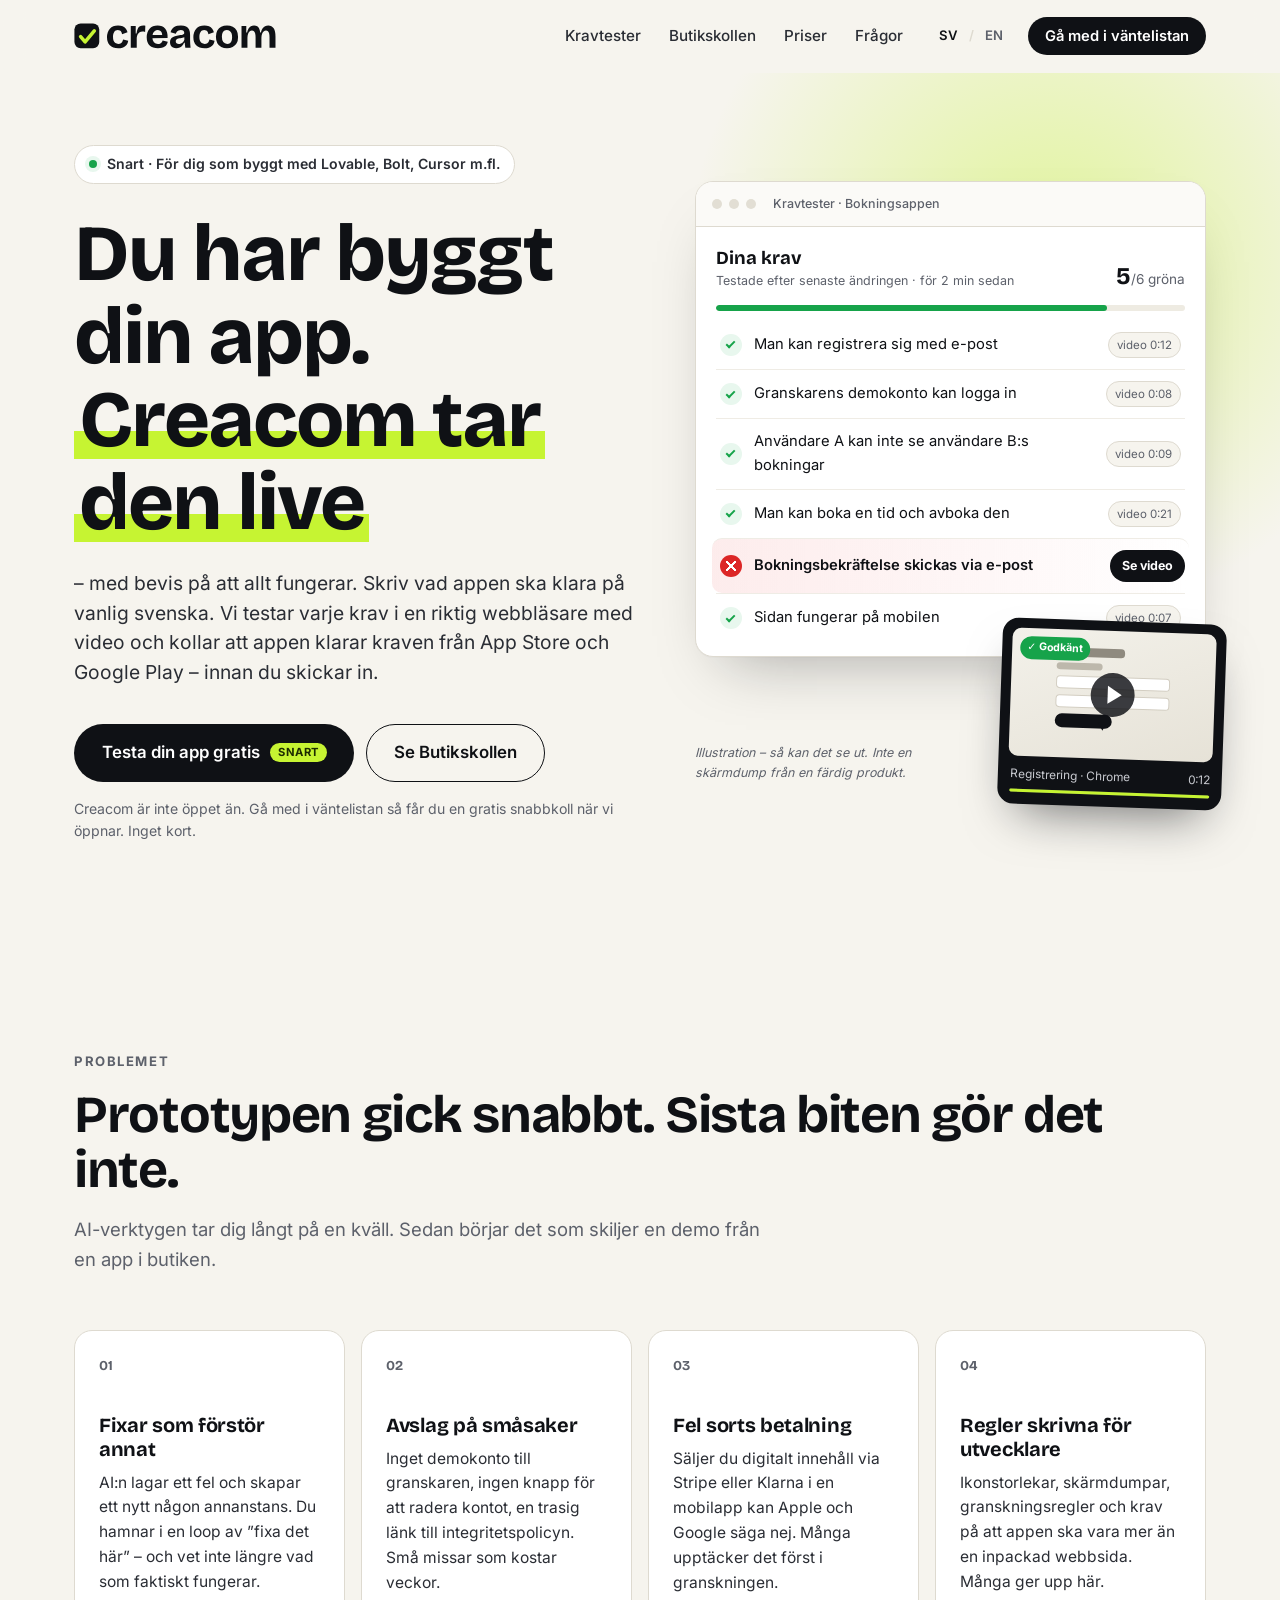
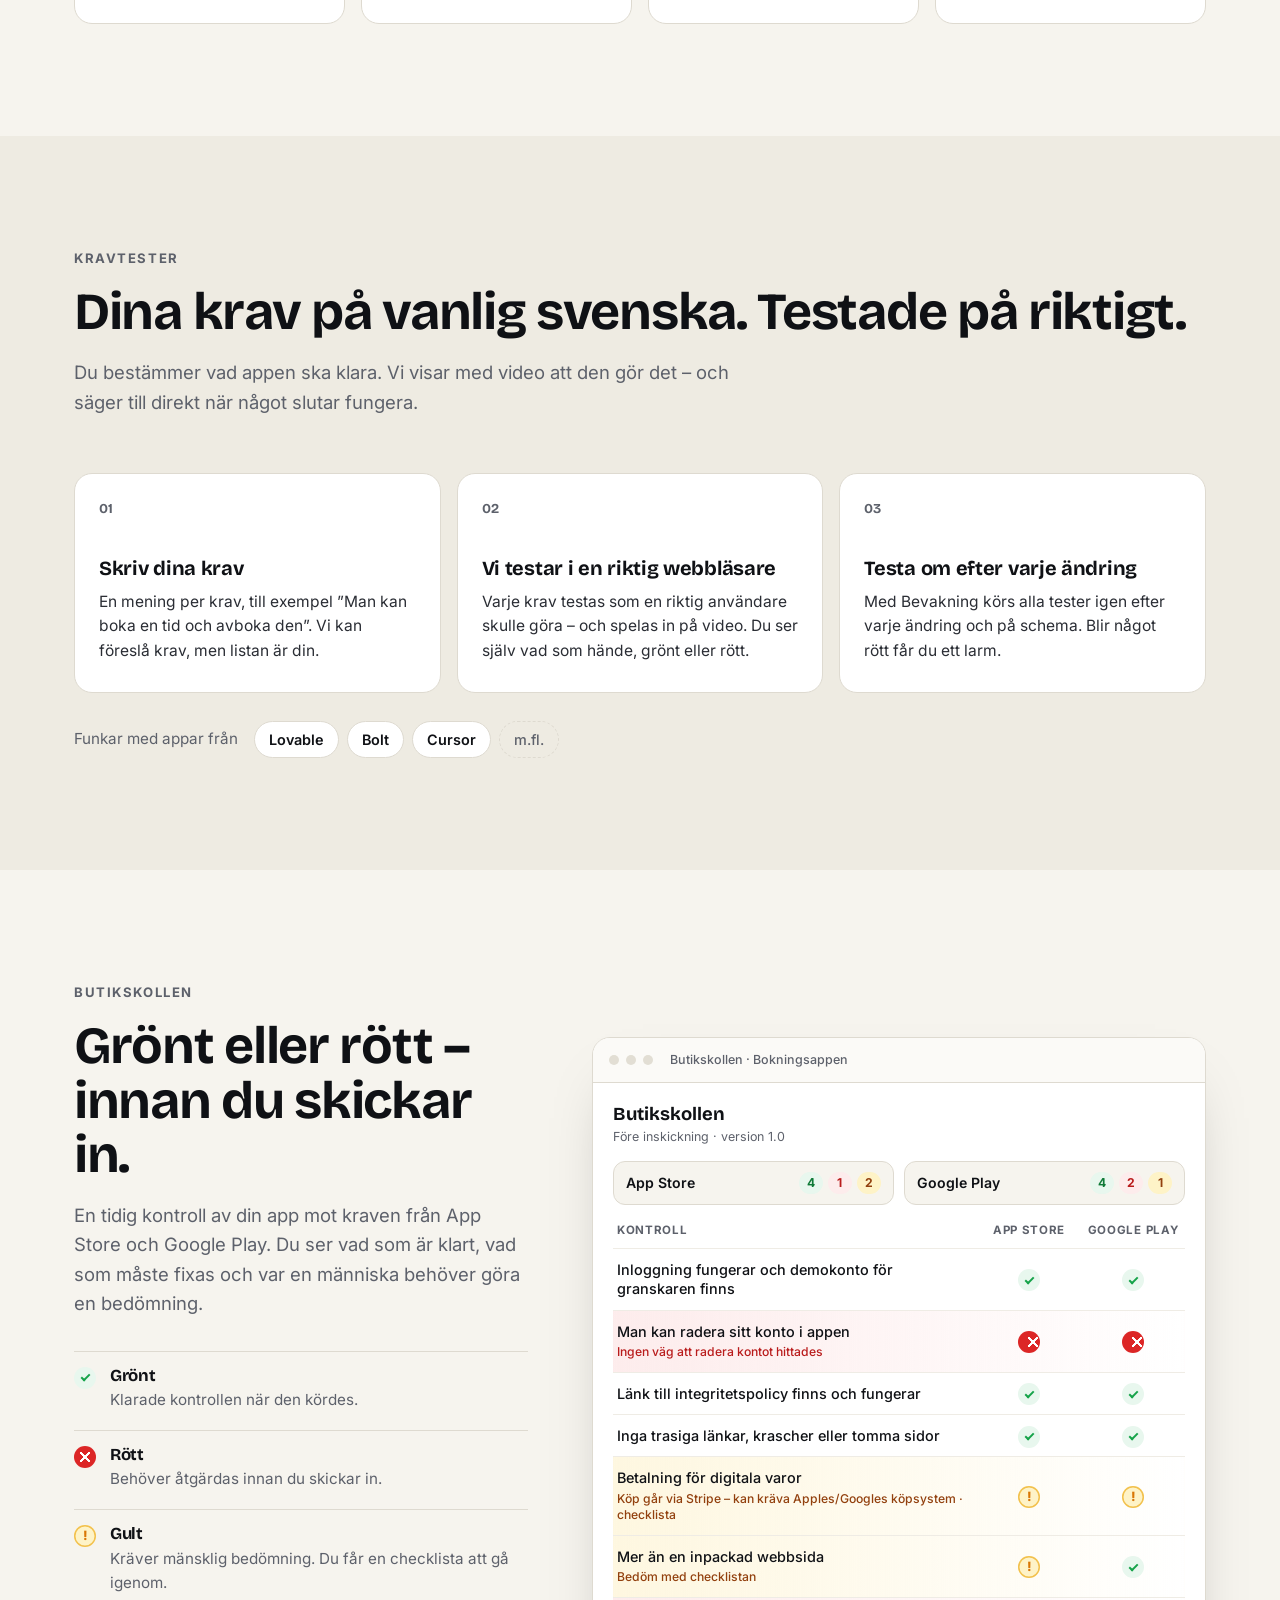
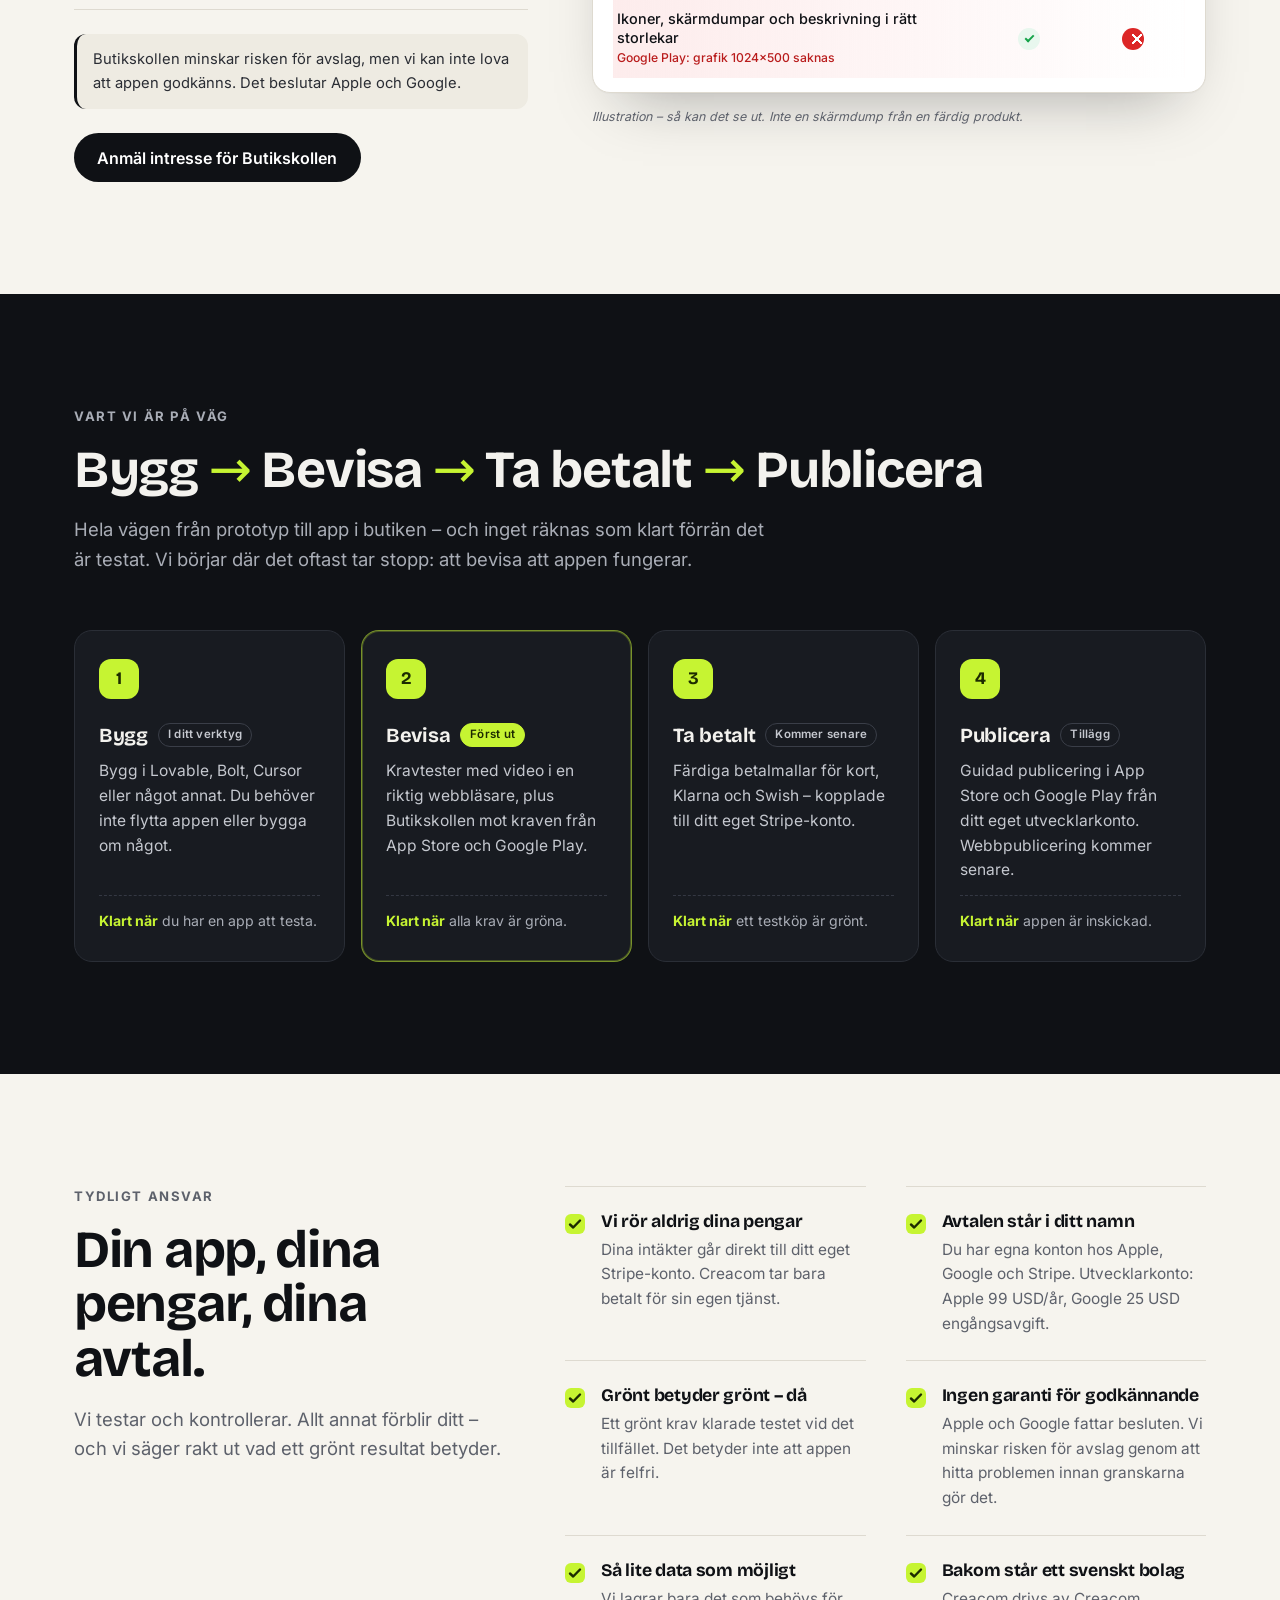
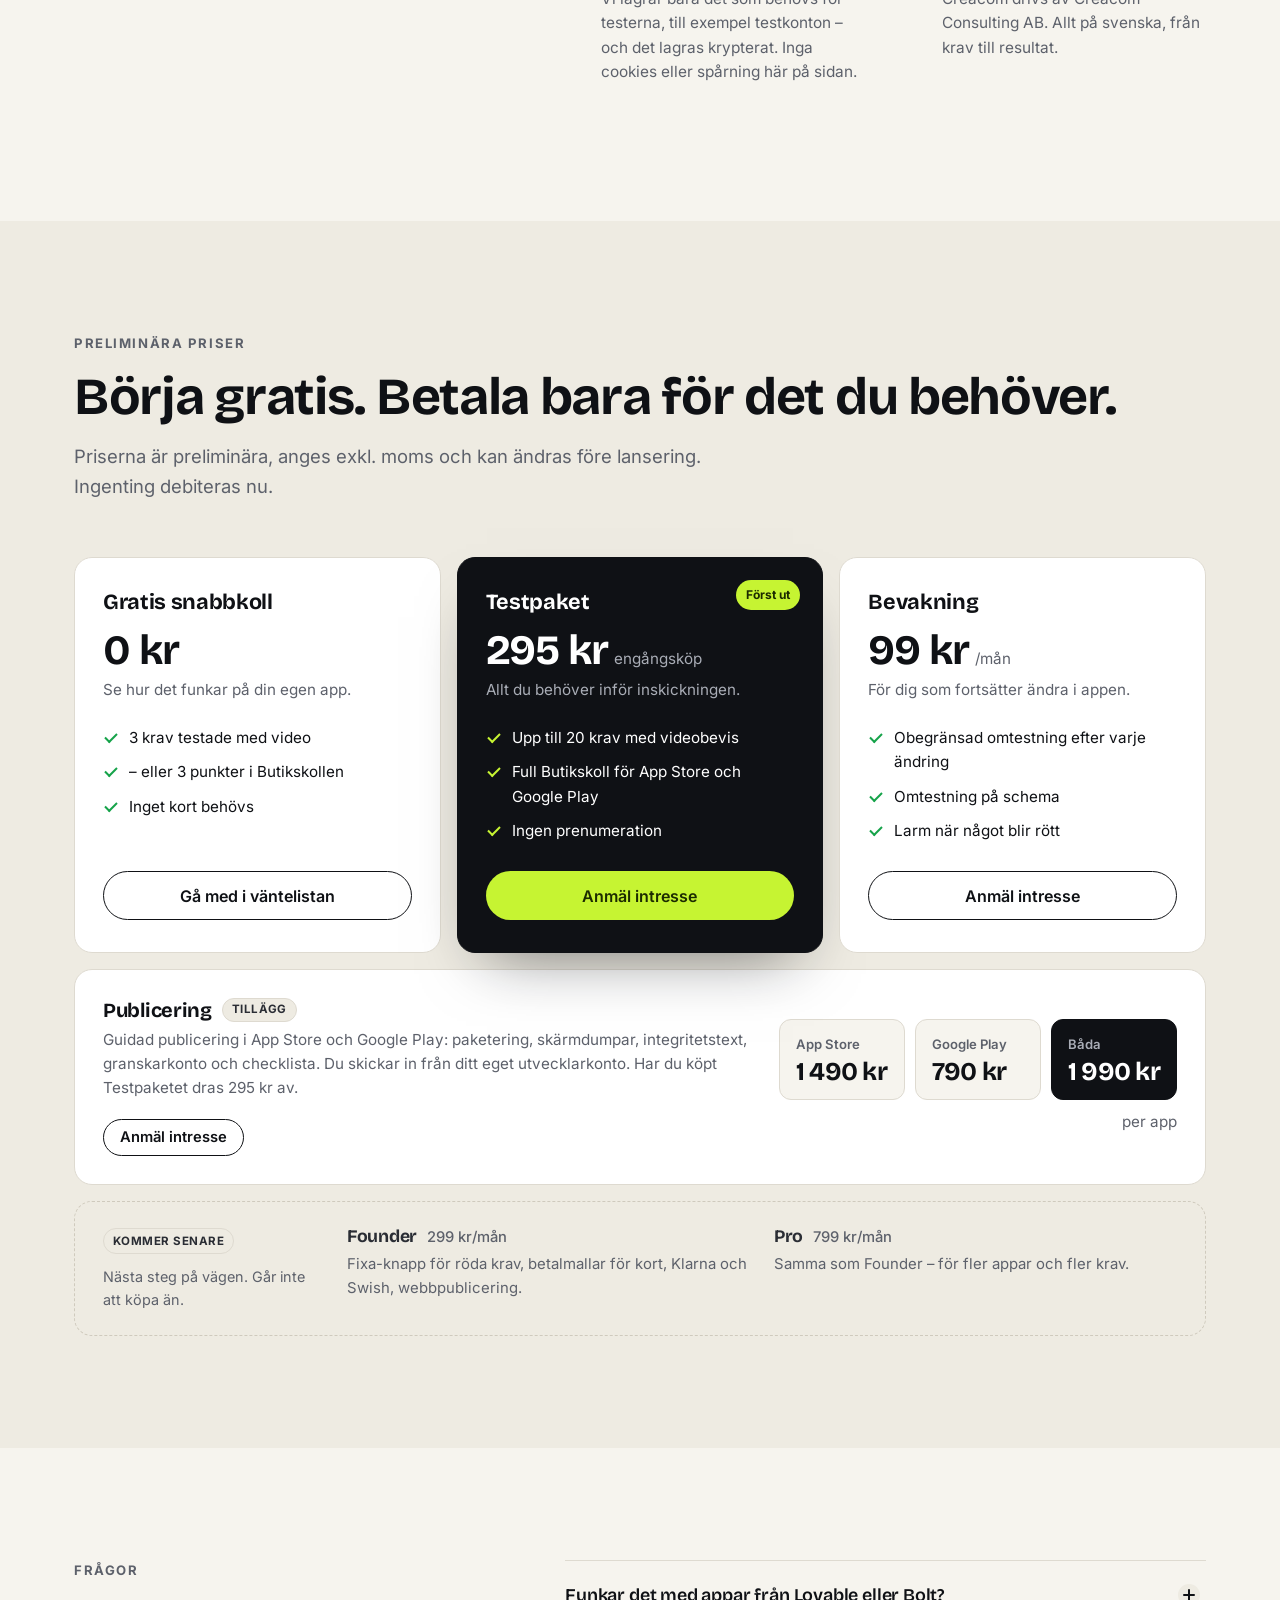
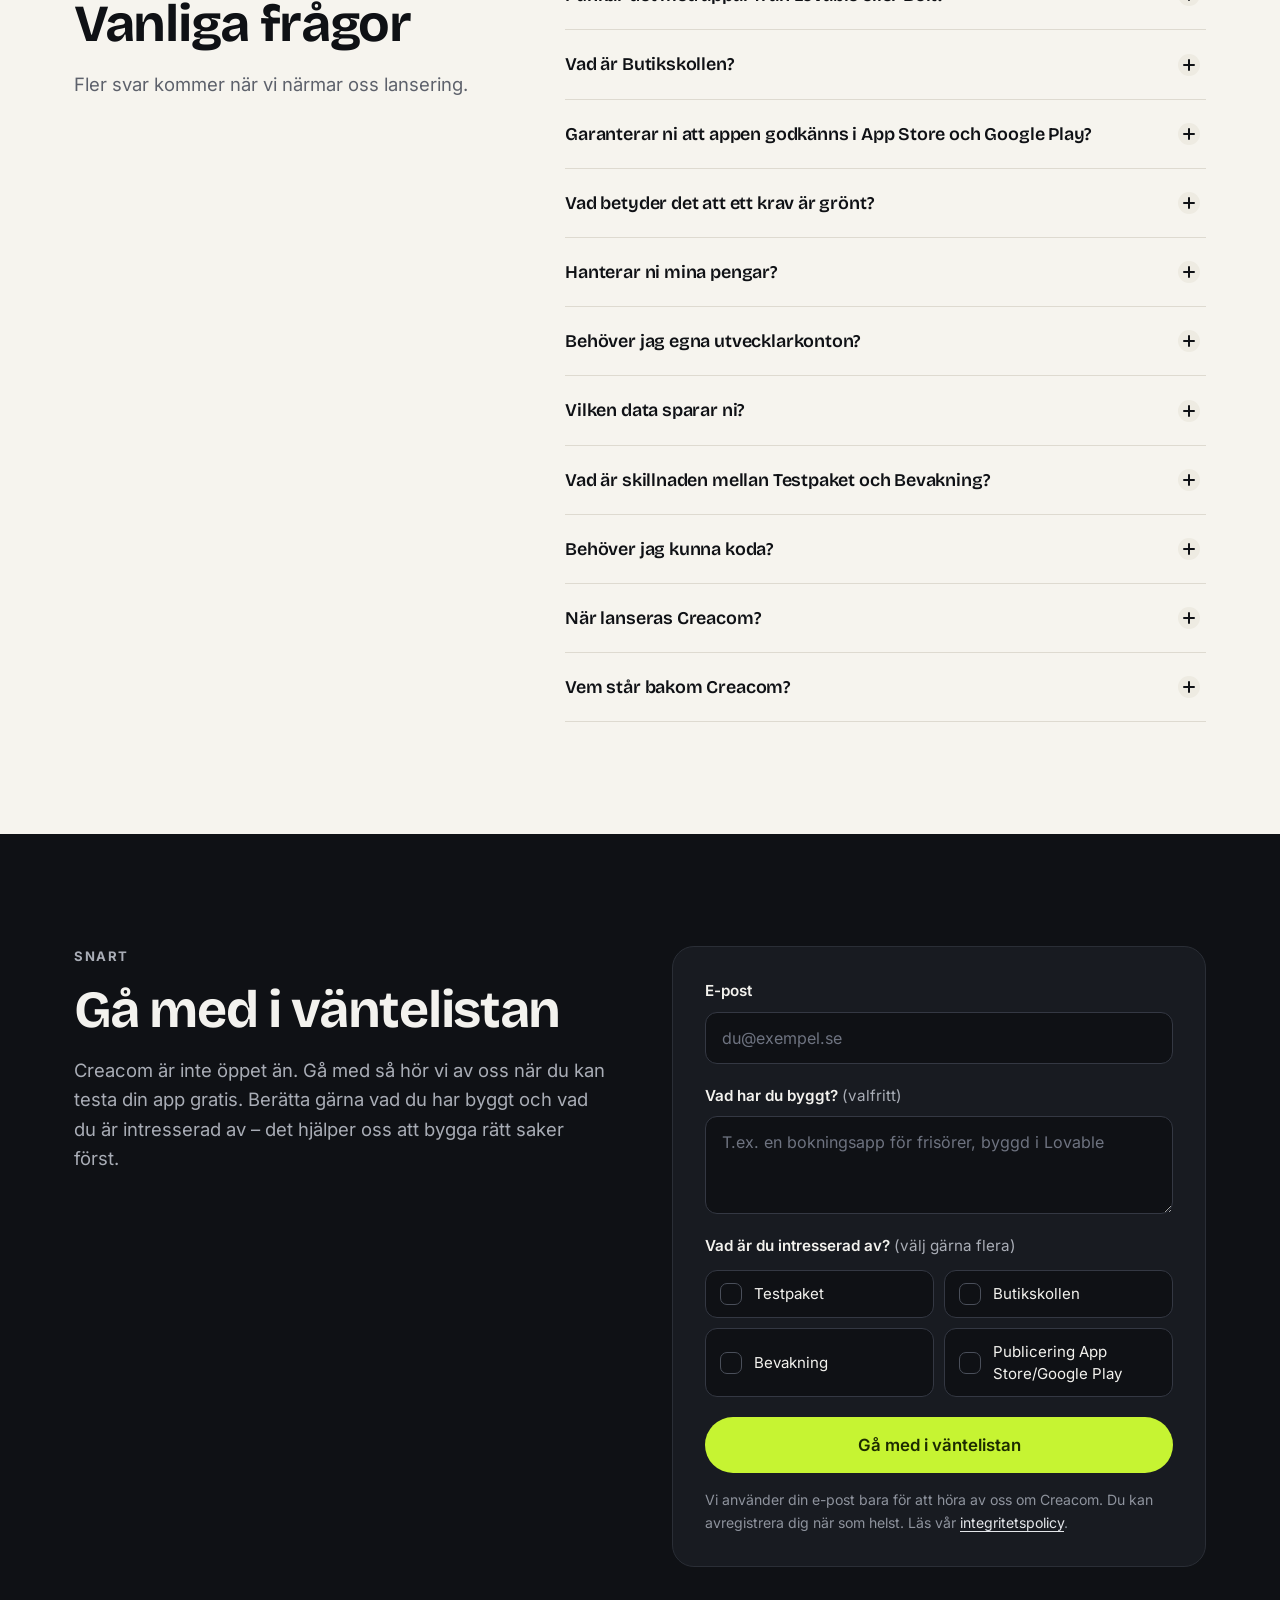
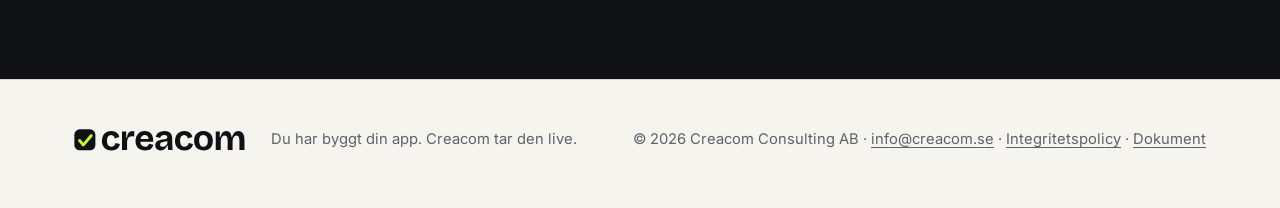
<file: index.html>
<!doctype html>
<html lang="sv">
<head>
<meta charset="utf-8">
<meta name="viewport" content="width=device-width, initial-scale=1">
<title>Creacom – testa din AI-byggda app och klara App Store och Google Play</title>
<meta name="description" content="Du har byggt din app. Creacom testar dina krav med videobevis och kollar App Store- och Google Play-kraven innan du skickar in. Snart – gå med i väntelistan.">
<meta name="theme-color" content="#F6F4EE">
<link rel="canonical" href="https://pistpejl.github.io/creacom/">
<link rel="alternate" hreflang="sv" href="https://pistpejl.github.io/creacom/">
<link rel="alternate" hreflang="en" href="https://pistpejl.github.io/creacom/en/">
<link rel="alternate" hreflang="x-default" href="https://pistpejl.github.io/creacom/">
<link rel="icon" href="favicon.svg" type="image/svg+xml">
<link rel="icon" href="assets/favicon-32.png" sizes="32x32" type="image/png">
<link rel="apple-touch-icon" href="assets/apple-touch-icon.png">
<!-- Open Graph -->
<meta property="og:type" content="website">
<meta property="og:locale" content="sv_SE">
<meta property="og:locale:alternate" content="en_GB">
<meta property="og:site_name" content="Creacom">
<meta property="og:url" content="https://pistpejl.github.io/creacom/">
<meta property="og:title" content="Creacom – du har byggt din app. Vi tar den live.">
<meta property="og:description" content="Med bevis på att allt fungerar. Kravtester med video och Butikskollen för App Store och Google Play. Snart – gå med i väntelistan.">
<meta property="og:image" content="https://pistpejl.github.io/creacom/assets/og.png">
<meta property="og:image:width" content="1200">
<meta property="og:image:height" content="630">
<meta property="og:image:alt" content="Creacom – Du har byggt din app. Vi tar den live. Kravtester med video, Butikskollen, App Store och Google Play.">
<meta name="twitter:card" content="summary_large_image">
<meta name="twitter:title" content="Creacom – du har byggt din app. Vi tar den live.">
<meta name="twitter:description" content="Med bevis på att allt fungerar – innan du skickar in till App Store och Google Play. Snart – gå med i väntelistan.">
<meta name="twitter:image" content="https://pistpejl.github.io/creacom/assets/og.png">
<link rel="preload" href="assets/fonts/bricolage-grotesque-latin-wght-normal.woff2" as="font" type="font/woff2" crossorigin>
<link rel="preload" href="assets/fonts/inter-latin-wght-normal.woff2" as="font" type="font/woff2" crossorigin>
<link rel="stylesheet" href="assets/styles.css">
<script src="assets/app.js" defer></script>
</head>
<body>
<a class="skip" href="#main">Hoppa till innehållet</a>

<header class="site-header">
  <div class="wrap header-inner">
    <a class="brand" href="#top" aria-label="Creacom – till början"><svg class="logo" xmlns="http://www.w3.org/2000/svg" viewBox="-10 -598 4936.0 628" aria-hidden="true" focusable="false"><rect x="0" y="-588" width="600" height="600" rx="150" fill="#0F1115"/><path d="M150 -270.0 L258.0 -144.0 L480.0 -408.0" fill="none" stroke="#C6F432" stroke-width="86" stroke-linecap="round" stroke-linejoin="round"/><path transform="translate(750 0)" fill="currentColor" d="M308.3330078125 13.6666259765625Q240.3330078125 13.6666259765625 189.49981689453125 -6.0001220703125Q138.6666259765625 -25.6668701171875 105.16680908203125 -61.583587646484375Q71.6669921875 -97.50030517578125 54.33380126953125 -147.000244140625Q37.0006103515625 -196.50018310546875 37.0006103515625 -255.9998779296875Q37.0006103515625 -318.3330078125 54.66717529296875 -369.83294677734375Q72.333740234375 -421.3328857421875 106.08358764648438 -459.4162292480469Q139.83343505859375 -497.49957275390625 189.49993896484375 -518.2496032714844Q239.16644287109375 -538.9996337890625 304.16632080078125 -538.9996337890625Q368.332763671875 -538.9996337890625 415.5826721191406 -518.1663208007812Q462.83258056640625 -497.3330078125 492.83251953125 -459.5830383300781Q522.8324584960938 -421.83306884765625 532.9990234375 -371.6663818359375L399.50091552734375 -328.00048828125Q396.6676025390625 -359.6669921875 383.4175720214844 -381.9171447753906Q370.16754150390625 -404.16729736328125 347.7506408691406 -415.4175109863281Q325.333740234375 -426.667724609375 296.9998779296875 -426.667724609375Q268.6661376953125 -426.667724609375 247.41586303710938 -415.4175720214844Q226.16558837890625 -404.16741943359375 211.83209228515625 -382.50054931640625Q197.49859619140625 -360.83367919921875 189.91519165039062 -330.4167785644531Q182.331787109375 -299.9998779296875 182.331787109375 -261.6663818359375Q182.331787109375 -207.666259765625 196.58187866210938 -170.24935913085938Q210.83197021484375 -132.83245849609375 239.41555786132812 -113.24893188476562Q267.9991455078125 -93.6654052734375 309.9996337890625 -93.6654052734375Q349.6663818359375 -93.6654052734375 373.49993896484375 -109.33203125Q397.33349609375 -124.9986572265625 409.0837097167969 -149.1654052734375Q420.83392333984375 -173.3321533203125 423.6673583984375 -199.6658935546875L549.332275390625 -171.83294677734375Q544.4988403320312 -133.332763671875 528.2487487792969 -99.1661376953125Q511.9986572265625 -64.99951171875 482.33203125 -39.66632080078125Q452.6654052734375 -14.3331298828125 409.9156188964844 -0.333251953125Q367.16583251953125 13.6666259765625 308.3330078125 13.6666259765625ZM611.1671752929688 0.0V-253.667724609375V-525.3330078125H730.9990234375L730.9986572265625 -345.9996337890625H750.1652221679688Q757.665283203125 -413.16595458984375 777.0819396972656 -455.0826721191406Q796.4985961914062 -496.9993896484375 831.831787109375 -517.2495422363281Q867.1649780273438 -537.4996948242188 919.1647338867188 -537.4996948242188Q927.8314819335938 -537.4996948242188 938.5815734863281 -536.7496643066406Q949.3316650390625 -535.9996337890625 963.1651000976562 -533.1661987304688L957.4984741210938 -380.16851806640625Q941.8318481445312 -387.66845703125 924.165283203125 -390.2518005371094Q906.4987182617188 -392.83514404296875 892.6654052734375 -392.83514404296875Q853.4987182617188 -392.83514404296875 825.0820617675781 -375.3348388671875Q796.6654052734375 -357.83453369140625 779.4986572265625 -323.83416748046875Q762.3319091796875 -289.83380126953125 755.4983520507812 -241.3336181640625V0.0ZM1268.9996337890625 13.6666259765625Q1204.1664428710938 13.6666259765625 1153.4999389648438 -4.083404541015625Q1102.8334350585938 -21.83343505859375 1067.500244140625 -56.0001220703125Q1032.1670532226562 -90.16680908203125 1014.00048828125 -139.75009155273438Q995.8339233398438 -189.3333740234375 995.8339233398438 -252.9998779296875Q995.8339233398438 -315.49981689453125 1013.7505187988281 -367.999755859375Q1031.6671142578125 -420.49969482421875 1065.1669921875 -458.8330078125Q1098.6668701171875 -497.16632080078125 1147.8333740234375 -518.0829772949219Q1196.9998779296875 -538.9996337890625 1258.6663818359375 -538.9996337890625Q1319.666015625 -538.9996337890625 1366.4991455078125 -519.3330688476562Q1413.332275390625 -499.66650390625 1444.2488708496094 -460.83331298828125Q1475.1654663085938 -422.0001220703125 1490.1654663085938 -365.500244140625Q1505.1654663085938 -309.0003662109375 1500.8322143554688 -235.333740234375L1089.665771484375 -232.333740234375V-310.83306884765625L1417.8333129882812 -313.83306884765625L1367.3341064453125 -274.16632080078125Q1373.8340454101562 -327.50006103515625 1359.9172668457031 -361.4170227050781Q1346.00048828125 -395.333984375 1319.2502746582031 -411.4175109863281Q1292.5000610351562 -427.50103759765625 1260.1663208007812 -427.50103759765625Q1222.3326416015625 -427.50103759765625 1193.9157409667969 -407.2508850097656Q1165.4988403320312 -387.000732421875 1149.4987182617188 -348.7504577636719Q1133.4985961914062 -310.50018310546875 1133.4985961914062 -255.49981689453125Q1133.4985961914062 -170.99951171875 1170.3320922851562 -131.08248901367188Q1207.1655883789062 -91.16546630859375 1268.4996948242188 -91.16546630859375Q1296.8331909179688 -91.16546630859375 1316.1666870117188 -98.66546630859375Q1335.5001831054688 -106.16546630859375 1348.2503356933594 -118.16552734375Q1361.00048828125 -130.16558837890625 1368.5839538574219 -145.16571044921875Q1376.1674194335938 -160.16583251953125 1380.66748046875 -175.16607666015625L1505.4989624023438 -147.999755859375Q1496.9989013671875 -111.16644287109375 1479.4155578613281 -81.58316040039062Q1461.8322143554688 -51.9998779296875 1432.832275390625 -30.416595458984375Q1403.8323364257812 -8.83331298828125 1363.6658325195312 2.416656494140625Q1323.4993286132812 13.6666259765625 1268.9996337890625 13.6666259765625ZM1709.1670532226562 13.6666259765625Q1665.5004272460938 13.6666259765625 1631.5004272460938 -3.5Q1597.5004272460938 -20.6666259765625 1578.333740234375 -53.99993896484375Q1559.1670532226562 -87.333251953125 1559.1670532226562 -135.6666259765625Q1559.1670532226562 -178.6663818359375 1575.5835876464844 -207.8330078125Q1592.0001220703125 -236.9996337890625 1624.2499694824219 -255.08303833007812Q1656.4998168945312 -273.16644287109375 1703.0830993652344 -285.16650390625Q1749.6663818359375 -297.16656494140625 1810.8331909179688 -305.9998779296875Q1841.666748046875 -310.9998779296875 1862.0835266113281 -315.66656494140625Q1882.5003051757812 -320.333251953125 1892.7503356933594 -330.6666259765625Q1903.0003662109375 -341.0 1903.0003662109375 -361.16680908203125Q1903.0003662109375 -389.16717529296875 1883.0834655761719 -409.2507629394531Q1863.1665649414062 -429.3343505859375 1819.1660766601562 -429.3343505859375Q1790.8327026367188 -429.3343505859375 1766.5824890136719 -419.3343505859375Q1742.332275390625 -409.3343505859375 1724.7487487792969 -389.16754150390625Q1707.1652221679688 -369.000732421875 1699.4985961914062 -338.3336181640625L1572.1670532226562 -376.83319091796875Q1583.6668701171875 -417.3330078125 1605.9167175292969 -447.7496032714844Q1628.1665649414062 -478.16619873046875 1660.0830993652344 -498.7495422363281Q1691.9996337890625 -519.3328857421875 1733.6661987304688 -529.166259765625Q1775.332763671875 -538.9996337890625 1822.8327026367188 -538.9996337890625Q1899.332275390625 -538.9996337890625 1947.9987182617188 -514.4164123535156Q1996.6651611328125 -489.83319091796875 2020.4150695800781 -438.33343505859375Q2044.1649780273438 -386.83367919921875 2044.1649780273438 -306.000732421875V-216.6663818359375Q2044.1649780273438 -181.83319091796875 2045.6649780273438 -145.33319091796875Q2047.1649780273438 -108.83319091796875 2049.748321533203 -72.24984741210938Q2052.3316650390625 -35.66650390625 2056.1649780273438 0.0H1928.666748046875Q1924.8334350585938 -25.16693115234375 1921.2501525878906 -57.583587646484375Q1917.6668701171875 -90.000244140625 1915.8335571289062 -123.6668701171875H1898.5004272460938Q1884.333740234375 -85.83355712890625 1858.1671142578125 -54.083526611328125Q1832.00048828125 -22.33349609375 1794.5838317871094 -4.33343505859375Q1757.1671752929688 13.6666259765625 1709.1670532226562 13.6666259765625ZM1770.6656494140625 -90.16546630859375Q1789.4990844726562 -90.16546630859375 1809.0825500488281 -96.8321533203125Q1828.666015625 -103.49884033203125 1847.0828552246094 -116.08230590820312Q1865.4996948242188 -128.665771484375 1880.9998779296875 -147.74935913085938Q1896.5000610351562 -166.83294677734375 1905.6669921875 -190.50006103515625L1904.0003662109375 -274.83404541015625L1927.5005493164062 -269.83404541015625Q1909.1672973632812 -256.83392333984375 1885.2505187988281 -249.50054931640625Q1861.333740234375 -242.16717529296875 1835.7501525878906 -238.00048828125Q1810.1665649414062 -233.83380126953125 1785.2496032714844 -229.00042724609375Q1760.3326416015625 -224.16705322265625 1740.5823669433594 -216.3336181640625Q1720.8320922851562 -208.50018310546875 1709.3319091796875 -194.74996948242188Q1697.8317260742188 -180.999755859375 1697.8317260742188 -156.9993896484375Q1697.8317260742188 -125.9990234375 1718.1652221679688 -108.08224487304688Q1738.4987182617188 -90.16546630859375 1770.6656494140625 -90.16546630859375ZM2394.3330078125 13.6666259765625Q2326.3330078125 13.6666259765625 2275.4998168945312 -6.0001220703125Q2224.6666259765625 -25.6668701171875 2191.1668090820312 -61.583587646484375Q2157.6669921875 -97.50030517578125 2140.3338012695312 -147.000244140625Q2123.0006103515625 -196.50018310546875 2123.0006103515625 -255.9998779296875Q2123.0006103515625 -318.3330078125 2140.6671752929688 -369.83294677734375Q2158.333740234375 -421.3328857421875 2192.0835876464844 -459.4162292480469Q2225.8334350585938 -497.49957275390625 2275.4999389648438 -518.2496032714844Q2325.1664428710938 -538.9996337890625 2390.1663208007812 -538.9996337890625Q2454.332763671875 -538.9996337890625 2501.5826721191406 -518.1663208007812Q2548.8325805664062 -497.3330078125 2578.83251953125 -459.5830383300781Q2608.8324584960938 -421.83306884765625 2618.9990234375 -371.6663818359375L2485.5009155273438 -328.00048828125Q2482.6676025390625 -359.6669921875 2469.4175720214844 -381.9171447753906Q2456.1675415039062 -404.16729736328125 2433.7506408691406 -415.4175109863281Q2411.333740234375 -426.667724609375 2382.9998779296875 -426.667724609375Q2354.6661376953125 -426.667724609375 2333.4158630371094 -415.4175720214844Q2312.1655883789062 -404.16741943359375 2297.8320922851562 -382.50054931640625Q2283.4985961914062 -360.83367919921875 2275.9151916503906 -330.4167785644531Q2268.331787109375 -299.9998779296875 2268.331787109375 -261.6663818359375Q2268.331787109375 -207.666259765625 2282.5818786621094 -170.24935913085938Q2296.8319702148438 -132.83245849609375 2325.415557861328 -113.24893188476562Q2353.9991455078125 -93.6654052734375 2395.9996337890625 -93.6654052734375Q2435.6663818359375 -93.6654052734375 2459.4999389648438 -109.33203125Q2483.33349609375 -124.9986572265625 2495.083709716797 -149.1654052734375Q2506.8339233398438 -173.3321533203125 2509.6673583984375 -199.6658935546875L2635.332275390625 -171.83294677734375Q2630.4988403320312 -133.332763671875 2614.248748779297 -99.1661376953125Q2597.9986572265625 -64.99951171875 2568.33203125 -39.66632080078125Q2538.6654052734375 -14.3331298828125 2495.9156188964844 -0.333251953125Q2453.1658325195312 13.6666259765625 2394.3330078125 13.6666259765625ZM2934.9998779296875 13.6666259765625Q2856.666748046875 13.6666259765625 2796.4169006347656 -17.666748046875Q2736.1670532226562 -49.0001220703125 2702.00048828125 -110.75009155273438Q2667.8339233398438 -172.50006103515625 2667.8339233398438 -263.9998779296875Q2667.8339233398438 -356.3331298828125 2702.417205810547 -417.33306884765625Q2737.00048828125 -478.3330078125 2797.5836486816406 -508.66632080078125Q2858.1668090820312 -538.9996337890625 2935.4998168945312 -538.9996337890625Q3013.1661987304688 -538.9996337890625 3073.8327026367188 -507.9162902832031Q3134.4992065429688 -476.83294677734375 3168.9991455078125 -415.4996337890625Q3203.4990844726562 -354.16632080078125 3203.4990844726562 -262.16644287109375Q3203.4990844726562 -168.6666259765625 3168.33251953125 -107.16668701171875Q3133.1659545898438 -45.666748046875 3072.1661376953125 -16.00006103515625Q3011.1663208007812 13.6666259765625 2934.9998779296875 13.6666259765625ZM2939.66650390625 -92.83209228515625Q2978.6668701171875 -92.83209228515625 3005.250518798828 -110.99896240234375Q3031.8341674804688 -129.16583251953125 3045.5010375976562 -165.49945068359375Q3059.1679077148438 -201.83306884765625 3059.1679077148438 -254.0Q3059.1679077148438 -309.000244140625 3044.5843811035156 -347.50048828125Q3030.0008544921875 -386.000732421875 3001.8338623046875 -406.7508850097656Q2973.6668701171875 -427.50103759765625 2930.9998779296875 -427.50103759765625Q2893.99951171875 -427.50103759765625 2866.9158630371094 -409.5841979980469Q2839.8322143554688 -391.6673583984375 2826.082000732422 -355.5837707519531Q2812.331787109375 -319.50018310546875 2812.331787109375 -265.9998779296875Q2812.331787109375 -180.99951171875 2846.16552734375 -136.91580200195312Q2879.999267578125 -92.83209228515625 2939.66650390625 -92.83209228515625ZM3286.1671752929688 0.0V-335.83270263671875V-525.3330078125H3401.8324584960938L3401.1654663085938 -368.16607666015625H3420.1653442382812Q3433.9986572265625 -425.49945068359375 3456.8319702148438 -463.49951171875Q3479.665283203125 -501.49957275390625 3512.4985961914062 -520.2496032714844Q3545.3319091796875 -538.9996337890625 3588.8318481445312 -538.9996337890625Q3635.665283203125 -538.9996337890625 3666.4986572265625 -518.3328247070312Q3697.33203125 -497.666015625 3714.7486267089844 -459.66595458984375Q3732.1652221679688 -421.6658935546875 3736.8317260742188 -368.83282470703125H3753.4983520507812Q3768.33154296875 -426.9993896484375 3793.414764404297 -464.9161071777344Q3818.4979858398438 -502.83282470703125 3854.1646118164062 -520.9162292480469Q3889.8312377929688 -538.9996337890625 3932.1646118164062 -538.9996337890625Q3975.8311157226562 -538.9996337890625 4008.4976806640625 -521.8330078125Q4041.1642456054688 -504.6663818359375 4063.247528076172 -470.99981689453125Q4085.330810546875 -437.333251953125 4096.164123535156 -387.166748046875Q4106.9974365234375 -337.000244140625 4106.9974365234375 -271.00048828125V0.0H3962.666259765625V-253.16741943359375Q3962.666259765625 -307.6676025390625 3953.5828552246094 -343.667724609375Q3944.4994506835938 -379.6678466796875 3925.5826721191406 -397.66790771484375Q3906.6658935546875 -415.66796875 3877.665771484375 -415.66796875Q3844.1655883789062 -415.66796875 3819.9987182617188 -393.5845031738281Q3795.8318481445312 -371.50103759765625 3782.1649780273438 -332.00079345703125Q3768.4981079101562 -292.50054931640625 3767.1646118164062 -242.83355712890625V0.0H3626.1666870117188V-248.50054931640625Q3626.1666870117188 -305.3341064453125 3616.3333129882812 -341.83428955078125Q3606.4999389648438 -378.33447265625 3587.16650390625 -397.001220703125Q3567.8330688476562 -415.66796875 3538.4995727539062 -415.66796875Q3504.4993286132812 -415.66796875 3480.665771484375 -393.16778564453125Q3456.8322143554688 -370.6676025390625 3443.9153747558594 -330.833984375Q3430.99853515625 -291.0003662109375 3429.6650390625 -241.83343505859375V0.0Z"/></svg></a>
    <nav class="nav" aria-label="Huvudmeny">
      <a href="#kravtester">Kravtester</a>
      <a href="#butikskollen">Butikskollen</a>
      <a href="#priser">Priser</a>
      <a href="#fragor">Frågor</a>
    </nav>
    <nav class="lang" aria-label="Språk">
      <span class="lang-current" aria-current="true"><span aria-hidden="true">SV</span><span class="sr-only">Svenska</span></span>
      <span class="lang-sep" aria-hidden="true">/</span>
      <a href="en/" hreflang="en" lang="en"><span aria-hidden="true">EN</span><span class="sr-only">English</span></a>
    </nav>
    <a class="btn btn-sm btn-ink header-cta" href="#vantelista"><span class="lbl-long">Gå med i väntelistan</span><span class="lbl-short">Väntelista</span></a>
  </div>
</header>

<main id="main">
<!-- HERO -->
<section class="hero" id="top">
  <div class="wrap hero-grid">
    <div class="hero-copy">
      <p class="eyebrow"><span class="dot" aria-hidden="true"></span> Snart · För dig som byggt med Lovable, Bolt, Cursor m.fl.</p>
      <h1>Du har byggt din app. <span class="hl">Creacom tar den live</span></h1>
      <p class="lede">– med bevis på att allt fungerar. Skriv vad appen ska klara på vanlig svenska. Vi testar varje krav i en riktig webbläsare med video och kollar att appen klarar kraven från App Store och Google Play – innan du skickar in.</p>
      <div class="cta-row">
        <a class="btn btn-ink btn-lg" href="#vantelista">Testa din app gratis <span class="soon">Snart</span></a>
        <a class="btn btn-ghost btn-lg" href="#butikskollen">Se Butikskollen</a>
      </div>
      <p class="fine">Creacom är inte öppet än. Gå med i väntelistan så får du en gratis snabbkoll när vi öppnar. Inget kort.</p>
    </div>

    <figure class="mock" aria-labelledby="mock-cap">
      <div class="mock-window">
        <div class="mock-bar" aria-hidden="true"><i></i><i></i><i></i><span>Kravtester · Bokningsappen</span></div>
        <div class="mock-body">
          <div class="mock-head">
            <div>
              <p class="mock-title">Dina krav</p>
              <p class="mock-sub">Testade efter senaste ändringen · för 2 min sedan</p>
            </div>
            <div class="mock-score"><strong>5</strong>/6 gröna</div>
          </div>
          <div class="mock-progress" aria-hidden="true"><span style="width:83.3%"></span></div>
          <ul class="reqs">
            <li class="ok"><span class="ic" aria-hidden="true"></span><span class="rt">Man kan registrera sig med e-post</span><span class="tag">video 0:12</span><span class="sr-only">(godkänt)</span></li>
            <li class="ok"><span class="ic" aria-hidden="true"></span><span class="rt">Granskarens demokonto kan logga in</span><span class="tag">video 0:08</span><span class="sr-only">(godkänt)</span></li>
            <li class="ok"><span class="ic" aria-hidden="true"></span><span class="rt">Användare A kan inte se användare B:s bokningar</span><span class="tag">video 0:09</span><span class="sr-only">(godkänt)</span></li>
            <li class="ok"><span class="ic" aria-hidden="true"></span><span class="rt">Man kan boka en tid och avboka den</span><span class="tag">video 0:21</span><span class="sr-only">(godkänt)</span></li>
            <li class="bad"><span class="ic" aria-hidden="true"></span><span class="rt">Bokningsbekräftelse skickas via e-post</span><span class="fix" aria-hidden="true">Se video</span><span class="sr-only">(underkänt, med video)</span></li>
            <li class="ok"><span class="ic" aria-hidden="true"></span><span class="rt">Sidan fungerar på mobilen</span><span class="tag">video 0:07</span><span class="sr-only">(godkänt)</span></li>
          </ul>
        </div>
      </div>
      <div class="mock-video" aria-hidden="true">
        <div class="mv-screen">
          <div class="mv-site">
            <span class="mv-l w60"></span><span class="mv-l w40"></span>
            <span class="mv-input"></span><span class="mv-input"></span>
            <span class="mv-btn"></span>
          </div>
          <span class="mv-cursor"></span>
          <span class="mv-play"></span>
          <span class="mv-badge">✓ Godkänt</span>
        </div>
        <div class="mv-meta"><span>Registrering · Chrome</span><span>0:12</span></div>
        <div class="mv-track"><span></span></div>
      </div>
      <figcaption id="mock-cap" class="mock-cap">Illustration – så kan det se ut. Inte en skärmdump från en färdig produkt.</figcaption>
    </figure>
  </div>
</section>

<!-- PROBLEM -->
<section class="section" id="problem" aria-labelledby="problem-h">
  <div class="wrap">
    <p class="kicker">Problemet</p>
    <h2 id="problem-h">Prototypen gick snabbt. Sista biten gör det inte.</h2>
    <p class="section-lede">AI-verktygen tar dig långt på en kväll. Sedan börjar det som skiljer en demo från en app i butiken.</p>
    <div class="cards4">
      <article class="card">
        <span class="num">01</span>
        <h3>Fixar som förstör annat</h3>
        <p>AI:n lagar ett fel och skapar ett nytt någon annanstans. Du hamnar i en loop av ”fixa det här” – och vet inte längre vad som faktiskt fungerar.</p>
      </article>
      <article class="card">
        <span class="num">02</span>
        <h3>Avslag på småsaker</h3>
        <p>Inget demokonto till granskaren, ingen knapp för att radera kontot, en trasig länk till integritetspolicyn. Små missar som kostar veckor.</p>
      </article>
      <article class="card">
        <span class="num">03</span>
        <h3>Fel sorts betalning</h3>
        <p>Säljer du digitalt innehåll via Stripe eller Klarna i en mobilapp kan Apple och Google säga nej. Många upptäcker det först i granskningen.</p>
      </article>
      <article class="card">
        <span class="num">04</span>
        <h3>Regler skrivna för utvecklare</h3>
        <p>Ikonstorlekar, skärmdumpar, granskningsregler och krav på att appen ska vara mer än en inpackad webbsida. Många ger upp här.</p>
      </article>
    </div>
  </div>
</section>

<!-- REQUIREMENT TESTS -->
<section class="section section-soft" id="kravtester" aria-labelledby="kravtester-h">
  <div class="wrap">
    <p class="kicker">Kravtester</p>
    <h2 id="kravtester-h">Dina krav på vanlig svenska. Testade på riktigt.</h2>
    <p class="section-lede">Du bestämmer vad appen ska klara. Vi visar med video att den gör det – och säger till direkt när något slutar fungera.</p>
    <ol class="cards3">
      <li class="card">
        <span class="num">01</span>
        <h3>Skriv dina krav</h3>
        <p>En mening per krav, till exempel ”Man kan boka en tid och avboka den”. Vi kan föreslå krav, men listan är din.</p>
      </li>
      <li class="card">
        <span class="num">02</span>
        <h3>Vi testar i en riktig webbläsare</h3>
        <p>Varje krav testas som en riktig användare skulle göra – och spelas in på video. Du ser själv vad som hände, grönt eller rött.</p>
      </li>
      <li class="card">
        <span class="num">03</span>
        <h3>Testa om efter varje ändring</h3>
        <p>Med Bevakning körs alla tester igen efter varje ändring och på schema. Blir något rött får du ett larm.</p>
      </li>
    </ol>
    <div class="works-with">
      <span>Funkar med appar från</span>
      <ul aria-label="Byggverktyg">
        <li>Lovable</li><li>Bolt</li><li>Cursor</li><li>m.fl.</li>
      </ul>
    </div>
  </div>
</section>

<!-- BUTIKSKOLLEN -->
<section class="section" id="butikskollen" aria-labelledby="butikskollen-h">
  <div class="wrap sk-grid">
    <div class="sk-copy">
      <p class="kicker">Butikskollen</p>
      <h2 id="butikskollen-h">Grönt eller rött – innan du skickar in.</h2>
      <p class="section-lede">En tidig kontroll av din app mot kraven från App Store och Google Play. Du ser vad som är klart, vad som måste fixas och var en människa behöver göra en bedömning.</p>
      <ul class="legend">
        <li class="lg-ok"><span class="ic" aria-hidden="true"></span><div><h3>Grönt</h3><p>Klarade kontrollen när den kördes.</p></div></li>
        <li class="lg-bad"><span class="ic" aria-hidden="true"></span><div><h3>Rött</h3><p>Behöver åtgärdas innan du skickar in.</p></div></li>
        <li class="lg-warn"><span class="ic" aria-hidden="true"></span><div><h3>Gult</h3><p>Kräver mänsklig bedömning. Du får en checklista att gå igenom.</p></div></li>
      </ul>
      <p class="note">Butikskollen minskar risken för avslag, men vi kan inte lova att appen godkänns. Det beslutar Apple och Google.</p>
      <a class="btn btn-ink" href="#vantelista" data-interest="butikskollen">Anmäl intresse för Butikskollen</a>
    </div>

    <figure class="mock sk-mock" aria-labelledby="sk-cap">
      <div class="mock-window">
        <div class="mock-bar" aria-hidden="true"><i></i><i></i><i></i><span>Butikskollen · Bokningsappen</span></div>
        <div class="mock-body">
          <div class="mock-head">
            <div>
              <p class="mock-title">Butikskollen</p>
              <p class="mock-sub">Före inskickning · version 1.0</p>
            </div>
          </div>
          <div class="sk-sum">
            <div class="sk-store"><span class="sk-name">App Store</span><span class="sk-counts"><b class="c-ok">4</b><b class="c-bad">1</b><b class="c-warn">2</b></span><span class="sr-only">4 gröna, 1 röd, 2 gula</span></div>
            <div class="sk-store"><span class="sk-name">Google Play</span><span class="sk-counts"><b class="c-ok">4</b><b class="c-bad">2</b><b class="c-warn">1</b></span><span class="sr-only">4 gröna, 2 röda, 1 gul</span></div>
          </div>
          <table class="sk-table">
            <thead><tr><th scope="col">Kontroll</th><th scope="col"><span class="th-l">App Store</span><span class="th-s" aria-hidden="true">iOS</span></th><th scope="col"><span class="th-l">Google Play</span><span class="th-s" aria-hidden="true">Android</span></th></tr></thead>
            <tbody>
              <tr><th scope="row">Inloggning fungerar och demokonto för granskaren finns</th><td><span class="st ok"><span class="sr-only">Grönt</span></span></td><td><span class="st ok"><span class="sr-only">Grönt</span></span></td></tr>
              <tr class="row-bad"><th scope="row">Man kan radera sitt konto i appen<small>Ingen väg att radera kontot hittades</small></th><td><span class="st bad"><span class="sr-only">Rött</span></span></td><td><span class="st bad"><span class="sr-only">Rött</span></span></td></tr>
              <tr><th scope="row">Länk till integritetspolicy finns och fungerar</th><td><span class="st ok"><span class="sr-only">Grönt</span></span></td><td><span class="st ok"><span class="sr-only">Grönt</span></span></td></tr>
              <tr><th scope="row">Inga trasiga länkar, krascher eller tomma sidor</th><td><span class="st ok"><span class="sr-only">Grönt</span></span></td><td><span class="st ok"><span class="sr-only">Grönt</span></span></td></tr>
              <tr class="row-warn"><th scope="row">Betalning för digitala varor<small>Köp går via Stripe – kan kräva Apples/Googles köpsystem · checklista</small></th><td><span class="st warn"><span class="sr-only">Gult</span></span></td><td><span class="st warn"><span class="sr-only">Gult</span></span></td></tr>
              <tr class="row-warn"><th scope="row">Mer än en inpackad webbsida<small>Bedöm med checklistan</small></th><td><span class="st warn"><span class="sr-only">Gult</span></span></td><td><span class="st ok"><span class="sr-only">Grönt</span></span></td></tr>
              <tr class="row-bad"><th scope="row">Ikoner, skärmdumpar och beskrivning i rätt storlekar<small>Google Play: grafik 1024×500 saknas</small></th><td><span class="st ok"><span class="sr-only">Grönt</span></span></td><td><span class="st bad"><span class="sr-only">Rött</span></span></td></tr>
            </tbody>
          </table>
        </div>
      </div>
      <figcaption id="sk-cap" class="mock-cap">Illustration – så kan det se ut. Inte en skärmdump från en färdig produkt.</figcaption>
    </figure>
  </div>
</section>

<!-- FLOW (vision) -->
<section class="section section-ink" id="flode" aria-labelledby="flode-h">
  <div class="wrap">
    <p class="kicker">Vart vi är på väg</p>
    <h2 id="flode-h">Bygg <span class="arr">→</span> Bevisa <span class="arr">→</span> Ta betalt <span class="arr">→</span> Publicera</h2>
    <p class="section-lede">Hela vägen från prototyp till app i butiken – och inget räknas som klart förrän det är testat. Vi börjar där det oftast tar stopp: att bevisa att appen fungerar.</p>
    <ol class="steps">
      <li class="step">
        <span class="step-n">1</span>
        <h3>Bygg <span class="st-chip">I ditt verktyg</span></h3>
        <p>Bygg i Lovable, Bolt, Cursor eller något annat. Du behöver inte flytta appen eller bygga om något.</p>
        <p class="done"><b>Klart när</b> du har en app att testa.</p>
      </li>
      <li class="step step-now">
        <span class="step-n">2</span>
        <h3>Bevisa <span class="st-chip st-now">Först ut</span></h3>
        <p>Kravtester med video i en riktig webbläsare, plus Butikskollen mot kraven från App Store och Google Play.</p>
        <p class="done"><b>Klart när</b> alla krav är gröna.</p>
      </li>
      <li class="step">
        <span class="step-n">3</span>
        <h3>Ta betalt <span class="st-chip">Kommer senare</span></h3>
        <p>Färdiga betalmallar för kort, Klarna och Swish – kopplade till ditt eget Stripe-konto.</p>
        <p class="done"><b>Klart när</b> ett testköp är grönt.</p>
      </li>
      <li class="step">
        <span class="step-n">4</span>
        <h3>Publicera <span class="st-chip">Tillägg</span></h3>
        <p>Guidad publicering i App Store och Google Play från ditt eget utvecklarkonto. Webbpublicering kommer senare.</p>
        <p class="done"><b>Klart när</b> appen är inskickad.</p>
      </li>
    </ol>
  </div>
</section>

<!-- TRUST -->
<section class="section" id="ansvar" aria-labelledby="ansvar-h">
  <div class="wrap value-grid">
    <div>
      <p class="kicker">Tydligt ansvar</p>
      <h2 id="ansvar-h">Din app, dina pengar, dina avtal.</h2>
      <p class="section-lede">Vi testar och kontrollerar. Allt annat förblir ditt – och vi säger rakt ut vad ett grönt resultat betyder.</p>
    </div>
    <ul class="values">
      <li><h3>Vi rör aldrig dina pengar</h3><p>Dina intäkter går direkt till ditt eget Stripe-konto. Creacom tar bara betalt för sin egen tjänst.</p></li>
      <li><h3>Avtalen står i ditt namn</h3><p>Du har egna konton hos Apple, Google och Stripe. Utvecklarkonto: Apple 99 USD/år, Google 25 USD engångsavgift.</p></li>
      <li><h3>Grönt betyder grönt – då</h3><p>Ett grönt krav klarade testet vid det tillfället. Det betyder inte att appen är felfri.</p></li>
      <li><h3>Ingen garanti för godkännande</h3><p>Apple och Google fattar besluten. Vi minskar risken för avslag genom att hitta problemen innan granskarna gör det.</p></li>
      <li><h3>Så lite data som möjligt</h3><p>Vi lagrar bara det som behövs för testerna, till exempel testkonton – och det lagras krypterat. Inga cookies eller spårning här på sidan.</p></li>
      <li><h3>Bakom står ett svenskt bolag</h3><p>Creacom drivs av Creacom Consulting AB. Allt på svenska, från krav till resultat.</p></li>
    </ul>
  </div>
</section>

<!-- PRICING -->
<section class="section section-soft" id="priser" aria-labelledby="priser-h">
  <div class="wrap">
    <p class="kicker">Preliminära priser</p>
    <h2 id="priser-h">Börja gratis. Betala bara för det du behöver.</h2>
    <p class="section-lede">Priserna är preliminära, anges exkl. moms och kan ändras före lansering. Ingenting debiteras nu.</p>
    <div class="plans">
      <article class="plan">
        <h3>Gratis snabbkoll</h3>
        <p class="price"><strong>0 kr</strong></p>
        <p class="plan-desc">Se hur det funkar på din egen app.</p>
        <ul>
          <li>3 krav testade med video</li>
          <li>– eller 3 punkter i Butikskollen</li>
          <li>Inget kort behövs</li>
        </ul>
        <a class="btn btn-ghost" href="#vantelista">Gå med i väntelistan</a>
      </article>
      <article class="plan plan-featured" aria-describedby="feat-badge">
        <span class="badge" id="feat-badge">Först ut</span>
        <h3>Testpaket</h3>
        <p class="price"><strong>295 kr</strong><span>engångsköp</span></p>
        <p class="plan-desc">Allt du behöver inför inskickningen.</p>
        <ul>
          <li>Upp till 20 krav med videobevis</li>
          <li>Full Butikskoll för App Store och Google Play</li>
          <li>Ingen prenumeration</li>
        </ul>
        <a class="btn btn-lime" href="#vantelista" data-interest="testpaket">Anmäl intresse</a>
      </article>
      <article class="plan">
        <h3>Bevakning</h3>
        <p class="price"><strong>99 kr</strong><span>/mån</span></p>
        <p class="plan-desc">För dig som fortsätter ändra i appen.</p>
        <ul>
          <li>Obegränsad omtestning efter varje ändring</li>
          <li>Omtestning på schema</li>
          <li>Larm när något blir rött</li>
        </ul>
        <a class="btn btn-ghost" href="#vantelista" data-interest="bevakning">Anmäl intresse</a>
      </article>
    </div>
    <div class="addon">
      <div class="addon-copy">
        <h3>Publicering <span class="addon-tag">Tillägg</span></h3>
        <p>Guidad publicering i App Store och Google Play: paketering, skärmdumpar, integritetstext, granskarkonto och checklista. Du skickar in från ditt eget utvecklarkonto. Har du köpt Testpaketet dras 295&nbsp;kr av.</p>
        <a class="btn btn-ghost btn-sm" href="#vantelista" data-interest="publicering">Anmäl intresse</a>
      </div>
      <dl class="addon-prices">
        <div><dt>App Store</dt><dd>1&nbsp;490 kr</dd></div>
        <div><dt>Google Play</dt><dd>790 kr</dd></div>
        <div class="ap-both"><dt>Båda</dt><dd>1&nbsp;990 kr</dd></div>
        <p class="ap-unit">per app</p>
      </dl>
    </div>
    <div class="later">
      <div class="later-head">
        <span class="later-tag">Kommer senare</span>
        <p>Nästa steg på vägen. Går inte att köpa än.</p>
      </div>
      <div class="later-plans">
        <div><h3>Founder <span>299 kr/mån</span></h3><p>Fixa-knapp för röda krav, betalmallar för kort, Klarna och Swish, webbpublicering.</p></div>
        <div><h3>Pro <span>799 kr/mån</span></h3><p>Samma som Founder – för fler appar och fler krav.</p></div>
      </div>
    </div>
  </div>
</section>

<!-- FAQ -->
<section class="section" id="fragor" aria-labelledby="fragor-h">
  <div class="wrap faq-grid">
    <div>
      <p class="kicker">Frågor</p>
      <h2 id="fragor-h">Vanliga frågor</h2>
      <p class="section-lede">Fler svar kommer när vi närmar oss lansering.</p>
    </div>
    <div class="faq">
      <details>
        <summary>Funkar det med appar från Lovable eller Bolt?</summary>
        <p>Ja. Det är precis den sortens appar vi bygger för – från Lovable, Bolt, Cursor och liknande verktyg. Du behöver inte flytta eller bygga om appen.</p>
      </details>
      <details>
        <summary>Vad är Butikskollen?</summary>
        <p>En tidig kontroll av din app mot kraven från App Store och Google Play, innan du skickar in. Varje punkt blir grön, röd eller gul. Gult betyder att en människa behöver göra en bedömning, och då får du en checklista. Exempel på kontroller: att inloggningen fungerar och att det finns ett demokonto för granskaren, att man kan radera sitt konto i appen, att länken till integritetspolicyn fungerar, att det inte finns trasiga länkar, krascher eller tomma sidor, hur betalning för digitala varor sköts och att ikoner, skärmdumpar och beskrivning har rätt storlekar.</p>
      </details>
      <details>
        <summary>Garanterar ni att appen godkänns i App Store och Google Play?</summary>
        <p>Nej. Det är Apple och Google som granskar och beslutar. Vi minskar risken för avslag genom att hitta vanliga problem innan du skickar in – men vi kan inte lova ett godkännande.</p>
      </details>
      <details>
        <summary>Vad betyder det att ett krav är grönt?</summary>
        <p>Att kravet klarade testet vid det tillfället. Det betyder inte att appen är felfri. Därför spelar vi in varje test på video, så att du själv kan se vad som testades.</p>
      </details>
      <details>
        <summary>Hanterar ni mina pengar?</summary>
        <p>Nej. Creacom hanterar aldrig dina pengar eller dina avtal. Dina intäkter går direkt till ditt eget Stripe-konto. Creacom tar bara betalt för sin egen tjänst.</p>
      </details>
      <details>
        <summary>Behöver jag egna utvecklarkonton?</summary>
        <p>Ja, om du vill publicera i butikerna. Avtalen med Apple, Google och Stripe står i ditt namn. Apples utvecklarkonto kostar 99 USD per år och Googles 25 USD i engångsavgift. Det betalar du direkt till Apple och Google.</p>
      </details>
      <details>
        <summary>Vilken data sparar ni?</summary>
        <p>På väntelistan sparar vi bara det du själv skickar in: din e-post, vad du har byggt (om du skriver det) och vilka tjänster du är intresserad av. Sidan använder inga cookies och ingen spårning. När tjänsten är igång lagrar vi bara det som behövs för testerna, till exempel testkonton, och det lagras krypterat. Läs mer i vår <a href="integritetspolicy.html">integritetspolicy</a>.</p>
      </details>
      <details>
        <summary>Vad är skillnaden mellan Testpaket och Bevakning?</summary>
        <p>Testpaketet är ett engångsköp: upp till 20 krav testas med video och du får en full Butikskoll. Bevakning är en prenumeration som testar om allt efter varje ändring och på schema, och larmar när något blir rött.</p>
      </details>
      <details>
        <summary>Behöver jag kunna koda?</summary>
        <p>Nej. Du skriver krav på vanlig svenska, tittar på resultat och videor och går igenom checklistor. Resten sköter vi.</p>
      </details>
      <details>
        <summary>När lanseras Creacom?</summary>
        <p>Vi bygger just nu och har inget lanseringsdatum ännu. Går du med i väntelistan får du veta först när du kan testa din app gratis.</p>
      </details>
      <details>
        <summary>Vem står bakom Creacom?</summary>
        <p>Creacom drivs av Creacom Consulting AB.</p>
      </details>
    </div>
  </div>
</section>

<!-- WAITLIST -->
<section class="section section-ink waitlist" id="vantelista" aria-labelledby="vantelista-h">
  <div class="wrap wl-grid">
    <div>
      <p class="kicker">Snart</p>
      <h2 id="vantelista-h">Gå med i väntelistan</h2>
      <p class="section-lede">Creacom är inte öppet än. Gå med så hör vi av oss när du kan testa din app gratis. Berätta gärna vad du har byggt och vad du är intresserad av – det hjälper oss att bygga rätt saker först.</p>
    </div>
    <form class="wl-form" id="waitlist-form" novalidate>
      <div class="field">
        <label for="email">E-post</label>
        <input id="email" name="email" type="email" autocomplete="email" inputmode="email" required placeholder="du@exempel.se" aria-describedby="email-err">
        <p class="err" id="email-err" hidden>Skriv en giltig e-postadress.</p>
      </div>
      <div class="field">
        <label for="built">Vad har du byggt? <span class="opt">(valfritt)</span></label>
        <textarea id="built" name="built" rows="3" maxlength="1000" placeholder="T.ex. en bokningsapp för frisörer, byggd i Lovable"></textarea>
      </div>
      <fieldset class="interests">
        <legend>Vad är du intresserad av? <span class="opt">(välj gärna flera)</span></legend>
        <div class="checks">
          <label class="check"><input type="checkbox" name="interests" value="Testpaket" data-key="testpaket"><span class="box" aria-hidden="true"></span><span>Testpaket</span></label>
          <label class="check"><input type="checkbox" name="interests" value="Butikskollen" data-key="butikskollen"><span class="box" aria-hidden="true"></span><span>Butikskollen</span></label>
          <label class="check"><input type="checkbox" name="interests" value="Bevakning" data-key="bevakning"><span class="box" aria-hidden="true"></span><span>Bevakning</span></label>
          <label class="check"><input type="checkbox" name="interests" value="Publicering App Store/Google Play" data-key="publicering"><span class="box" aria-hidden="true"></span><span>Publicering App Store/Google Play</span></label>
        </div>
      </fieldset>
      <input type="text" name="_gotcha" class="hp" tabindex="-1" autocomplete="off" aria-hidden="true">
      <button class="btn btn-lime btn-lg" type="submit">Gå med i väntelistan</button>
      <p class="fine consent">Vi använder din e-post bara för att höra av oss om Creacom. Du kan avregistrera dig när som helst. Läs vår <a href="integritetspolicy.html">integritetspolicy</a>.</p>
      <div class="status" id="form-status" role="status" aria-live="polite" tabindex="-1"></div>
    </form>
  </div>
</section>
</main>

<footer class="site-footer">
  <div class="wrap footer-inner">
    <a class="brand" href="#top" aria-label="Creacom – till början"><svg class="logo" xmlns="http://www.w3.org/2000/svg" viewBox="-10 -598 4936.0 628" aria-hidden="true" focusable="false"><rect x="0" y="-588" width="600" height="600" rx="150" fill="#0F1115"/><path d="M150 -270.0 L258.0 -144.0 L480.0 -408.0" fill="none" stroke="#C6F432" stroke-width="86" stroke-linecap="round" stroke-linejoin="round"/><path transform="translate(750 0)" fill="currentColor" d="M308.3330078125 13.6666259765625Q240.3330078125 13.6666259765625 189.49981689453125 -6.0001220703125Q138.6666259765625 -25.6668701171875 105.16680908203125 -61.583587646484375Q71.6669921875 -97.50030517578125 54.33380126953125 -147.000244140625Q37.0006103515625 -196.50018310546875 37.0006103515625 -255.9998779296875Q37.0006103515625 -318.3330078125 54.66717529296875 -369.83294677734375Q72.333740234375 -421.3328857421875 106.08358764648438 -459.4162292480469Q139.83343505859375 -497.49957275390625 189.49993896484375 -518.2496032714844Q239.16644287109375 -538.9996337890625 304.16632080078125 -538.9996337890625Q368.332763671875 -538.9996337890625 415.5826721191406 -518.1663208007812Q462.83258056640625 -497.3330078125 492.83251953125 -459.5830383300781Q522.8324584960938 -421.83306884765625 532.9990234375 -371.6663818359375L399.50091552734375 -328.00048828125Q396.6676025390625 -359.6669921875 383.4175720214844 -381.9171447753906Q370.16754150390625 -404.16729736328125 347.7506408691406 -415.4175109863281Q325.333740234375 -426.667724609375 296.9998779296875 -426.667724609375Q268.6661376953125 -426.667724609375 247.41586303710938 -415.4175720214844Q226.16558837890625 -404.16741943359375 211.83209228515625 -382.50054931640625Q197.49859619140625 -360.83367919921875 189.91519165039062 -330.4167785644531Q182.331787109375 -299.9998779296875 182.331787109375 -261.6663818359375Q182.331787109375 -207.666259765625 196.58187866210938 -170.24935913085938Q210.83197021484375 -132.83245849609375 239.41555786132812 -113.24893188476562Q267.9991455078125 -93.6654052734375 309.9996337890625 -93.6654052734375Q349.6663818359375 -93.6654052734375 373.49993896484375 -109.33203125Q397.33349609375 -124.9986572265625 409.0837097167969 -149.1654052734375Q420.83392333984375 -173.3321533203125 423.6673583984375 -199.6658935546875L549.332275390625 -171.83294677734375Q544.4988403320312 -133.332763671875 528.2487487792969 -99.1661376953125Q511.9986572265625 -64.99951171875 482.33203125 -39.66632080078125Q452.6654052734375 -14.3331298828125 409.9156188964844 -0.333251953125Q367.16583251953125 13.6666259765625 308.3330078125 13.6666259765625ZM611.1671752929688 0.0V-253.667724609375V-525.3330078125H730.9990234375L730.9986572265625 -345.9996337890625H750.1652221679688Q757.665283203125 -413.16595458984375 777.0819396972656 -455.0826721191406Q796.4985961914062 -496.9993896484375 831.831787109375 -517.2495422363281Q867.1649780273438 -537.4996948242188 919.1647338867188 -537.4996948242188Q927.8314819335938 -537.4996948242188 938.5815734863281 -536.7496643066406Q949.3316650390625 -535.9996337890625 963.1651000976562 -533.1661987304688L957.4984741210938 -380.16851806640625Q941.8318481445312 -387.66845703125 924.165283203125 -390.2518005371094Q906.4987182617188 -392.83514404296875 892.6654052734375 -392.83514404296875Q853.4987182617188 -392.83514404296875 825.0820617675781 -375.3348388671875Q796.6654052734375 -357.83453369140625 779.4986572265625 -323.83416748046875Q762.3319091796875 -289.83380126953125 755.4983520507812 -241.3336181640625V0.0ZM1268.9996337890625 13.6666259765625Q1204.1664428710938 13.6666259765625 1153.4999389648438 -4.083404541015625Q1102.8334350585938 -21.83343505859375 1067.500244140625 -56.0001220703125Q1032.1670532226562 -90.16680908203125 1014.00048828125 -139.75009155273438Q995.8339233398438 -189.3333740234375 995.8339233398438 -252.9998779296875Q995.8339233398438 -315.49981689453125 1013.7505187988281 -367.999755859375Q1031.6671142578125 -420.49969482421875 1065.1669921875 -458.8330078125Q1098.6668701171875 -497.16632080078125 1147.8333740234375 -518.0829772949219Q1196.9998779296875 -538.9996337890625 1258.6663818359375 -538.9996337890625Q1319.666015625 -538.9996337890625 1366.4991455078125 -519.3330688476562Q1413.332275390625 -499.66650390625 1444.2488708496094 -460.83331298828125Q1475.1654663085938 -422.0001220703125 1490.1654663085938 -365.500244140625Q1505.1654663085938 -309.0003662109375 1500.8322143554688 -235.333740234375L1089.665771484375 -232.333740234375V-310.83306884765625L1417.8333129882812 -313.83306884765625L1367.3341064453125 -274.16632080078125Q1373.8340454101562 -327.50006103515625 1359.9172668457031 -361.4170227050781Q1346.00048828125 -395.333984375 1319.2502746582031 -411.4175109863281Q1292.5000610351562 -427.50103759765625 1260.1663208007812 -427.50103759765625Q1222.3326416015625 -427.50103759765625 1193.9157409667969 -407.2508850097656Q1165.4988403320312 -387.000732421875 1149.4987182617188 -348.7504577636719Q1133.4985961914062 -310.50018310546875 1133.4985961914062 -255.49981689453125Q1133.4985961914062 -170.99951171875 1170.3320922851562 -131.08248901367188Q1207.1655883789062 -91.16546630859375 1268.4996948242188 -91.16546630859375Q1296.8331909179688 -91.16546630859375 1316.1666870117188 -98.66546630859375Q1335.5001831054688 -106.16546630859375 1348.2503356933594 -118.16552734375Q1361.00048828125 -130.16558837890625 1368.5839538574219 -145.16571044921875Q1376.1674194335938 -160.16583251953125 1380.66748046875 -175.16607666015625L1505.4989624023438 -147.999755859375Q1496.9989013671875 -111.16644287109375 1479.4155578613281 -81.58316040039062Q1461.8322143554688 -51.9998779296875 1432.832275390625 -30.416595458984375Q1403.8323364257812 -8.83331298828125 1363.6658325195312 2.416656494140625Q1323.4993286132812 13.6666259765625 1268.9996337890625 13.6666259765625ZM1709.1670532226562 13.6666259765625Q1665.5004272460938 13.6666259765625 1631.5004272460938 -3.5Q1597.5004272460938 -20.6666259765625 1578.333740234375 -53.99993896484375Q1559.1670532226562 -87.333251953125 1559.1670532226562 -135.6666259765625Q1559.1670532226562 -178.6663818359375 1575.5835876464844 -207.8330078125Q1592.0001220703125 -236.9996337890625 1624.2499694824219 -255.08303833007812Q1656.4998168945312 -273.16644287109375 1703.0830993652344 -285.16650390625Q1749.6663818359375 -297.16656494140625 1810.8331909179688 -305.9998779296875Q1841.666748046875 -310.9998779296875 1862.0835266113281 -315.66656494140625Q1882.5003051757812 -320.333251953125 1892.7503356933594 -330.6666259765625Q1903.0003662109375 -341.0 1903.0003662109375 -361.16680908203125Q1903.0003662109375 -389.16717529296875 1883.0834655761719 -409.2507629394531Q1863.1665649414062 -429.3343505859375 1819.1660766601562 -429.3343505859375Q1790.8327026367188 -429.3343505859375 1766.5824890136719 -419.3343505859375Q1742.332275390625 -409.3343505859375 1724.7487487792969 -389.16754150390625Q1707.1652221679688 -369.000732421875 1699.4985961914062 -338.3336181640625L1572.1670532226562 -376.83319091796875Q1583.6668701171875 -417.3330078125 1605.9167175292969 -447.7496032714844Q1628.1665649414062 -478.16619873046875 1660.0830993652344 -498.7495422363281Q1691.9996337890625 -519.3328857421875 1733.6661987304688 -529.166259765625Q1775.332763671875 -538.9996337890625 1822.8327026367188 -538.9996337890625Q1899.332275390625 -538.9996337890625 1947.9987182617188 -514.4164123535156Q1996.6651611328125 -489.83319091796875 2020.4150695800781 -438.33343505859375Q2044.1649780273438 -386.83367919921875 2044.1649780273438 -306.000732421875V-216.6663818359375Q2044.1649780273438 -181.83319091796875 2045.6649780273438 -145.33319091796875Q2047.1649780273438 -108.83319091796875 2049.748321533203 -72.24984741210938Q2052.3316650390625 -35.66650390625 2056.1649780273438 0.0H1928.666748046875Q1924.8334350585938 -25.16693115234375 1921.2501525878906 -57.583587646484375Q1917.6668701171875 -90.000244140625 1915.8335571289062 -123.6668701171875H1898.5004272460938Q1884.333740234375 -85.83355712890625 1858.1671142578125 -54.083526611328125Q1832.00048828125 -22.33349609375 1794.5838317871094 -4.33343505859375Q1757.1671752929688 13.6666259765625 1709.1670532226562 13.6666259765625ZM1770.6656494140625 -90.16546630859375Q1789.4990844726562 -90.16546630859375 1809.0825500488281 -96.8321533203125Q1828.666015625 -103.49884033203125 1847.0828552246094 -116.08230590820312Q1865.4996948242188 -128.665771484375 1880.9998779296875 -147.74935913085938Q1896.5000610351562 -166.83294677734375 1905.6669921875 -190.50006103515625L1904.0003662109375 -274.83404541015625L1927.5005493164062 -269.83404541015625Q1909.1672973632812 -256.83392333984375 1885.2505187988281 -249.50054931640625Q1861.333740234375 -242.16717529296875 1835.7501525878906 -238.00048828125Q1810.1665649414062 -233.83380126953125 1785.2496032714844 -229.00042724609375Q1760.3326416015625 -224.16705322265625 1740.5823669433594 -216.3336181640625Q1720.8320922851562 -208.50018310546875 1709.3319091796875 -194.74996948242188Q1697.8317260742188 -180.999755859375 1697.8317260742188 -156.9993896484375Q1697.8317260742188 -125.9990234375 1718.1652221679688 -108.08224487304688Q1738.4987182617188 -90.16546630859375 1770.6656494140625 -90.16546630859375ZM2394.3330078125 13.6666259765625Q2326.3330078125 13.6666259765625 2275.4998168945312 -6.0001220703125Q2224.6666259765625 -25.6668701171875 2191.1668090820312 -61.583587646484375Q2157.6669921875 -97.50030517578125 2140.3338012695312 -147.000244140625Q2123.0006103515625 -196.50018310546875 2123.0006103515625 -255.9998779296875Q2123.0006103515625 -318.3330078125 2140.6671752929688 -369.83294677734375Q2158.333740234375 -421.3328857421875 2192.0835876464844 -459.4162292480469Q2225.8334350585938 -497.49957275390625 2275.4999389648438 -518.2496032714844Q2325.1664428710938 -538.9996337890625 2390.1663208007812 -538.9996337890625Q2454.332763671875 -538.9996337890625 2501.5826721191406 -518.1663208007812Q2548.8325805664062 -497.3330078125 2578.83251953125 -459.5830383300781Q2608.8324584960938 -421.83306884765625 2618.9990234375 -371.6663818359375L2485.5009155273438 -328.00048828125Q2482.6676025390625 -359.6669921875 2469.4175720214844 -381.9171447753906Q2456.1675415039062 -404.16729736328125 2433.7506408691406 -415.4175109863281Q2411.333740234375 -426.667724609375 2382.9998779296875 -426.667724609375Q2354.6661376953125 -426.667724609375 2333.4158630371094 -415.4175720214844Q2312.1655883789062 -404.16741943359375 2297.8320922851562 -382.50054931640625Q2283.4985961914062 -360.83367919921875 2275.9151916503906 -330.4167785644531Q2268.331787109375 -299.9998779296875 2268.331787109375 -261.6663818359375Q2268.331787109375 -207.666259765625 2282.5818786621094 -170.24935913085938Q2296.8319702148438 -132.83245849609375 2325.415557861328 -113.24893188476562Q2353.9991455078125 -93.6654052734375 2395.9996337890625 -93.6654052734375Q2435.6663818359375 -93.6654052734375 2459.4999389648438 -109.33203125Q2483.33349609375 -124.9986572265625 2495.083709716797 -149.1654052734375Q2506.8339233398438 -173.3321533203125 2509.6673583984375 -199.6658935546875L2635.332275390625 -171.83294677734375Q2630.4988403320312 -133.332763671875 2614.248748779297 -99.1661376953125Q2597.9986572265625 -64.99951171875 2568.33203125 -39.66632080078125Q2538.6654052734375 -14.3331298828125 2495.9156188964844 -0.333251953125Q2453.1658325195312 13.6666259765625 2394.3330078125 13.6666259765625ZM2934.9998779296875 13.6666259765625Q2856.666748046875 13.6666259765625 2796.4169006347656 -17.666748046875Q2736.1670532226562 -49.0001220703125 2702.00048828125 -110.75009155273438Q2667.8339233398438 -172.50006103515625 2667.8339233398438 -263.9998779296875Q2667.8339233398438 -356.3331298828125 2702.417205810547 -417.33306884765625Q2737.00048828125 -478.3330078125 2797.5836486816406 -508.66632080078125Q2858.1668090820312 -538.9996337890625 2935.4998168945312 -538.9996337890625Q3013.1661987304688 -538.9996337890625 3073.8327026367188 -507.9162902832031Q3134.4992065429688 -476.83294677734375 3168.9991455078125 -415.4996337890625Q3203.4990844726562 -354.16632080078125 3203.4990844726562 -262.16644287109375Q3203.4990844726562 -168.6666259765625 3168.33251953125 -107.16668701171875Q3133.1659545898438 -45.666748046875 3072.1661376953125 -16.00006103515625Q3011.1663208007812 13.6666259765625 2934.9998779296875 13.6666259765625ZM2939.66650390625 -92.83209228515625Q2978.6668701171875 -92.83209228515625 3005.250518798828 -110.99896240234375Q3031.8341674804688 -129.16583251953125 3045.5010375976562 -165.49945068359375Q3059.1679077148438 -201.83306884765625 3059.1679077148438 -254.0Q3059.1679077148438 -309.000244140625 3044.5843811035156 -347.50048828125Q3030.0008544921875 -386.000732421875 3001.8338623046875 -406.7508850097656Q2973.6668701171875 -427.50103759765625 2930.9998779296875 -427.50103759765625Q2893.99951171875 -427.50103759765625 2866.9158630371094 -409.5841979980469Q2839.8322143554688 -391.6673583984375 2826.082000732422 -355.5837707519531Q2812.331787109375 -319.50018310546875 2812.331787109375 -265.9998779296875Q2812.331787109375 -180.99951171875 2846.16552734375 -136.91580200195312Q2879.999267578125 -92.83209228515625 2939.66650390625 -92.83209228515625ZM3286.1671752929688 0.0V-335.83270263671875V-525.3330078125H3401.8324584960938L3401.1654663085938 -368.16607666015625H3420.1653442382812Q3433.9986572265625 -425.49945068359375 3456.8319702148438 -463.49951171875Q3479.665283203125 -501.49957275390625 3512.4985961914062 -520.2496032714844Q3545.3319091796875 -538.9996337890625 3588.8318481445312 -538.9996337890625Q3635.665283203125 -538.9996337890625 3666.4986572265625 -518.3328247070312Q3697.33203125 -497.666015625 3714.7486267089844 -459.66595458984375Q3732.1652221679688 -421.6658935546875 3736.8317260742188 -368.83282470703125H3753.4983520507812Q3768.33154296875 -426.9993896484375 3793.414764404297 -464.9161071777344Q3818.4979858398438 -502.83282470703125 3854.1646118164062 -520.9162292480469Q3889.8312377929688 -538.9996337890625 3932.1646118164062 -538.9996337890625Q3975.8311157226562 -538.9996337890625 4008.4976806640625 -521.8330078125Q4041.1642456054688 -504.6663818359375 4063.247528076172 -470.99981689453125Q4085.330810546875 -437.333251953125 4096.164123535156 -387.166748046875Q4106.9974365234375 -337.000244140625 4106.9974365234375 -271.00048828125V0.0H3962.666259765625V-253.16741943359375Q3962.666259765625 -307.6676025390625 3953.5828552246094 -343.667724609375Q3944.4994506835938 -379.6678466796875 3925.5826721191406 -397.66790771484375Q3906.6658935546875 -415.66796875 3877.665771484375 -415.66796875Q3844.1655883789062 -415.66796875 3819.9987182617188 -393.5845031738281Q3795.8318481445312 -371.50103759765625 3782.1649780273438 -332.00079345703125Q3768.4981079101562 -292.50054931640625 3767.1646118164062 -242.83355712890625V0.0H3626.1666870117188V-248.50054931640625Q3626.1666870117188 -305.3341064453125 3616.3333129882812 -341.83428955078125Q3606.4999389648438 -378.33447265625 3587.16650390625 -397.001220703125Q3567.8330688476562 -415.66796875 3538.4995727539062 -415.66796875Q3504.4993286132812 -415.66796875 3480.665771484375 -393.16778564453125Q3456.8322143554688 -370.6676025390625 3443.9153747558594 -330.833984375Q3430.99853515625 -291.0003662109375 3429.6650390625 -241.83343505859375V0.0Z"/></svg></a>
    <p>Du har byggt din app. Creacom tar den live.</p>
    <!-- KONTAKT: statisk reservlänk (syns utan JS). Samma adress som CONTACT_EMAIL i assets/app.js – ändra båda om adressen byts. -->
    <p class="footer-meta">© 2026 Creacom Consulting AB<span class="contact" id="contact"> · <a id="contact-link" href="mailto:info@creacom.se" data-contact-email>info@creacom.se</a></span> · <a href="integritetspolicy.html">Integritetspolicy</a> · <a href="docs/">Dokument</a></p>
  </div>
</footer>
</body>
</html>
</file>
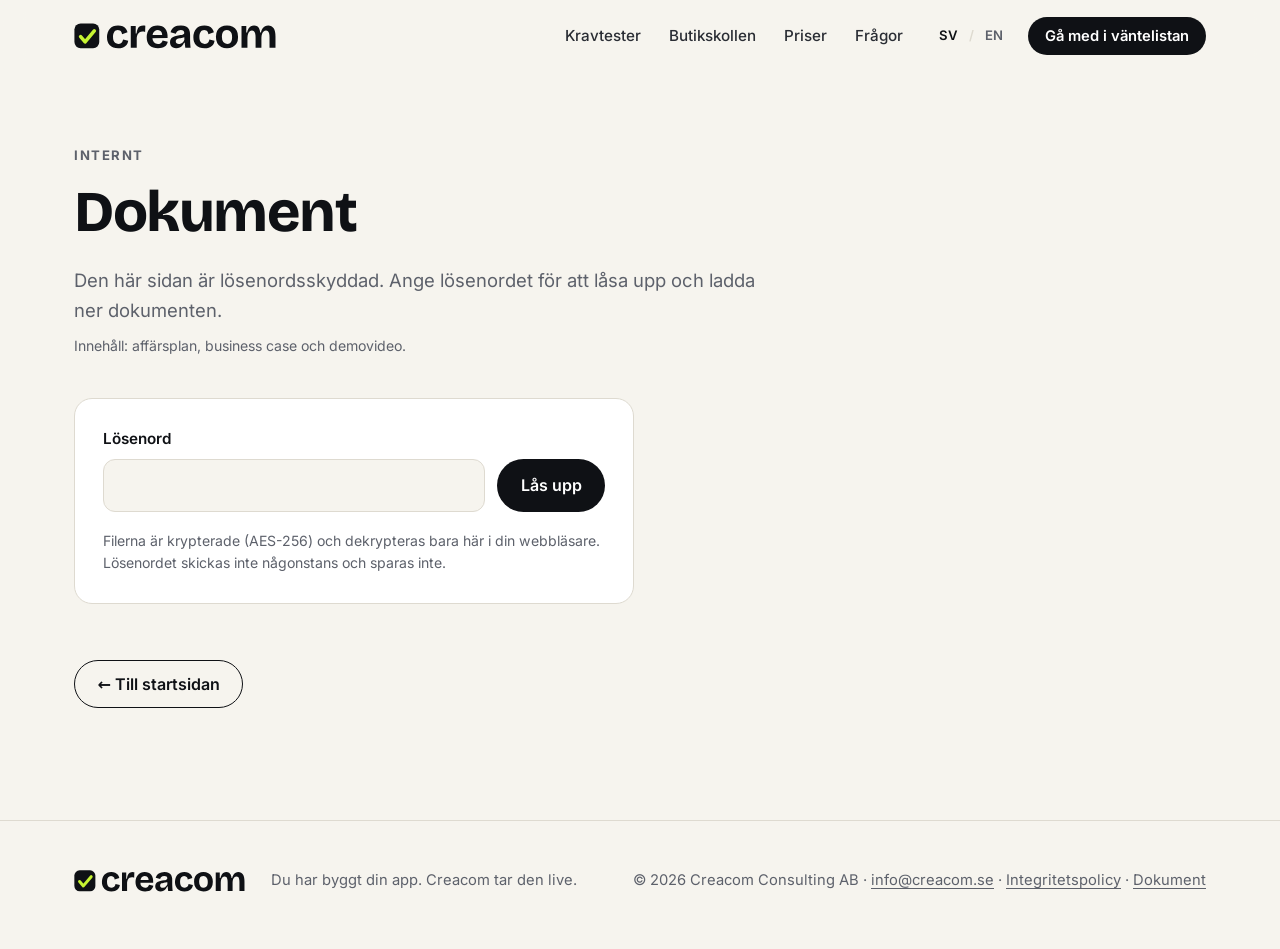
<file: docs/index.html>
<!doctype html>
<html lang="sv">
<head>
<meta charset="utf-8">
<meta name="viewport" content="width=device-width, initial-scale=1">
<title>Dokument – Creacom</title>
<meta name="robots" content="noindex, nofollow">
<meta name="referrer" content="no-referrer">
<meta name="theme-color" content="#F6F4EE">
<link rel="icon" href="../favicon.svg" type="image/svg+xml">
<link rel="icon" href="../assets/favicon-32.png" sizes="32x32" type="image/png">
<link rel="apple-touch-icon" href="../assets/apple-touch-icon.png">
<link rel="preload" href="../assets/fonts/bricolage-grotesque-latin-wght-normal.woff2" as="font" type="font/woff2" crossorigin>
<link rel="preload" href="../assets/fonts/inter-latin-wght-normal.woff2" as="font" type="font/woff2" crossorigin>
<link rel="stylesheet" href="../assets/styles.css">
<style>
[hidden]{display:none!important}
.docs-card{margin-top:40px;background:var(--card);border:1px solid var(--line);border-radius:var(--radius);padding:28px;display:grid;gap:18px;max-width:560px}
.docs-card input[type=password]{width:100%;font:400 1rem/1.4 var(--sans);color:var(--ink);background:var(--paper);border:1.5px solid var(--line);border-radius:var(--radius-sm);padding:14px 16px}
.docs-card input[type=password]:focus{outline:none;border-color:var(--ink);box-shadow:0 0 0 3px rgba(198,244,50,.45)}
.docs-card input[aria-invalid=true]{border-color:var(--red)}
.docs-row{display:flex;gap:12px;flex-wrap:wrap}
.docs-row input{flex:1 1 220px;min-width:0}
.docs-card .btn[disabled]{opacity:.6;cursor:progress}
.docs-msg:empty{display:none}
.docs-msg{border-radius:var(--radius-sm);padding:12px 16px;font-size:.95rem;background:var(--paper-2);color:var(--ink-2)}
.docs-msg.is-error{background:var(--red-bg);color:#991B1B}
.docs-list{list-style:none;margin:0;padding:0;display:grid;gap:12px}
.docs-list li{display:flex;align-items:center;gap:12px;flex-wrap:wrap;padding:16px 18px;border:1px solid var(--line);border-radius:var(--radius-sm);background:var(--paper)}
.docs-list .doc-name{font-weight:600;margin-right:auto}
.docs-list .doc-size{color:var(--muted);font-size:.88rem;width:100%}
.docs-fine{color:var(--muted);font-size:.88rem}
.docs-card.docs-wide{max-width:760px}
.docs-demo{display:grid;gap:14px;padding-bottom:22px;border-bottom:1px solid var(--line)}
.docs-demo h3{font-size:1.15rem;margin:0}
.docs-demo p{color:var(--ink-2);line-height:1.6;margin:0}
.docs-demo video{display:block;width:100%;max-width:100%;height:auto;aspect-ratio:16/9;background:#0F1115;border-radius:var(--radius-sm);border:1px solid var(--line)}
.docs-demo .docs-fine{margin:0}
</style>
</head>
<body>
<a class="skip" href="#main">Hoppa till innehållet</a>

<header class="site-header">
  <div class="wrap header-inner">
    <a class="brand" href="../index.html" aria-label="Creacom – till startsidan"><svg class="logo" xmlns="http://www.w3.org/2000/svg" viewBox="-10 -598 4936.0 628" aria-hidden="true" focusable="false"><rect x="0" y="-588" width="600" height="600" rx="150" fill="#0F1115"/><path d="M150 -270.0 L258.0 -144.0 L480.0 -408.0" fill="none" stroke="#C6F432" stroke-width="86" stroke-linecap="round" stroke-linejoin="round"/><path transform="translate(750 0)" fill="currentColor" d="M308.3330078125 13.6666259765625Q240.3330078125 13.6666259765625 189.49981689453125 -6.0001220703125Q138.6666259765625 -25.6668701171875 105.16680908203125 -61.583587646484375Q71.6669921875 -97.50030517578125 54.33380126953125 -147.000244140625Q37.0006103515625 -196.50018310546875 37.0006103515625 -255.9998779296875Q37.0006103515625 -318.3330078125 54.66717529296875 -369.83294677734375Q72.333740234375 -421.3328857421875 106.08358764648438 -459.4162292480469Q139.83343505859375 -497.49957275390625 189.49993896484375 -518.2496032714844Q239.16644287109375 -538.9996337890625 304.16632080078125 -538.9996337890625Q368.332763671875 -538.9996337890625 415.5826721191406 -518.1663208007812Q462.83258056640625 -497.3330078125 492.83251953125 -459.5830383300781Q522.8324584960938 -421.83306884765625 532.9990234375 -371.6663818359375L399.50091552734375 -328.00048828125Q396.6676025390625 -359.6669921875 383.4175720214844 -381.9171447753906Q370.16754150390625 -404.16729736328125 347.7506408691406 -415.4175109863281Q325.333740234375 -426.667724609375 296.9998779296875 -426.667724609375Q268.6661376953125 -426.667724609375 247.41586303710938 -415.4175720214844Q226.16558837890625 -404.16741943359375 211.83209228515625 -382.50054931640625Q197.49859619140625 -360.83367919921875 189.91519165039062 -330.4167785644531Q182.331787109375 -299.9998779296875 182.331787109375 -261.6663818359375Q182.331787109375 -207.666259765625 196.58187866210938 -170.24935913085938Q210.83197021484375 -132.83245849609375 239.41555786132812 -113.24893188476562Q267.9991455078125 -93.6654052734375 309.9996337890625 -93.6654052734375Q349.6663818359375 -93.6654052734375 373.49993896484375 -109.33203125Q397.33349609375 -124.9986572265625 409.0837097167969 -149.1654052734375Q420.83392333984375 -173.3321533203125 423.6673583984375 -199.6658935546875L549.332275390625 -171.83294677734375Q544.4988403320312 -133.332763671875 528.2487487792969 -99.1661376953125Q511.9986572265625 -64.99951171875 482.33203125 -39.66632080078125Q452.6654052734375 -14.3331298828125 409.9156188964844 -0.333251953125Q367.16583251953125 13.6666259765625 308.3330078125 13.6666259765625ZM611.1671752929688 0.0V-253.667724609375V-525.3330078125H730.9990234375L730.9986572265625 -345.9996337890625H750.1652221679688Q757.665283203125 -413.16595458984375 777.0819396972656 -455.0826721191406Q796.4985961914062 -496.9993896484375 831.831787109375 -517.2495422363281Q867.1649780273438 -537.4996948242188 919.1647338867188 -537.4996948242188Q927.8314819335938 -537.4996948242188 938.5815734863281 -536.7496643066406Q949.3316650390625 -535.9996337890625 963.1651000976562 -533.1661987304688L957.4984741210938 -380.16851806640625Q941.8318481445312 -387.66845703125 924.165283203125 -390.2518005371094Q906.4987182617188 -392.83514404296875 892.6654052734375 -392.83514404296875Q853.4987182617188 -392.83514404296875 825.0820617675781 -375.3348388671875Q796.6654052734375 -357.83453369140625 779.4986572265625 -323.83416748046875Q762.3319091796875 -289.83380126953125 755.4983520507812 -241.3336181640625V0.0ZM1268.9996337890625 13.6666259765625Q1204.1664428710938 13.6666259765625 1153.4999389648438 -4.083404541015625Q1102.8334350585938 -21.83343505859375 1067.500244140625 -56.0001220703125Q1032.1670532226562 -90.16680908203125 1014.00048828125 -139.75009155273438Q995.8339233398438 -189.3333740234375 995.8339233398438 -252.9998779296875Q995.8339233398438 -315.49981689453125 1013.7505187988281 -367.999755859375Q1031.6671142578125 -420.49969482421875 1065.1669921875 -458.8330078125Q1098.6668701171875 -497.16632080078125 1147.8333740234375 -518.0829772949219Q1196.9998779296875 -538.9996337890625 1258.6663818359375 -538.9996337890625Q1319.666015625 -538.9996337890625 1366.4991455078125 -519.3330688476562Q1413.332275390625 -499.66650390625 1444.2488708496094 -460.83331298828125Q1475.1654663085938 -422.0001220703125 1490.1654663085938 -365.500244140625Q1505.1654663085938 -309.0003662109375 1500.8322143554688 -235.333740234375L1089.665771484375 -232.333740234375V-310.83306884765625L1417.8333129882812 -313.83306884765625L1367.3341064453125 -274.16632080078125Q1373.8340454101562 -327.50006103515625 1359.9172668457031 -361.4170227050781Q1346.00048828125 -395.333984375 1319.2502746582031 -411.4175109863281Q1292.5000610351562 -427.50103759765625 1260.1663208007812 -427.50103759765625Q1222.3326416015625 -427.50103759765625 1193.9157409667969 -407.2508850097656Q1165.4988403320312 -387.000732421875 1149.4987182617188 -348.7504577636719Q1133.4985961914062 -310.50018310546875 1133.4985961914062 -255.49981689453125Q1133.4985961914062 -170.99951171875 1170.3320922851562 -131.08248901367188Q1207.1655883789062 -91.16546630859375 1268.4996948242188 -91.16546630859375Q1296.8331909179688 -91.16546630859375 1316.1666870117188 -98.66546630859375Q1335.5001831054688 -106.16546630859375 1348.2503356933594 -118.16552734375Q1361.00048828125 -130.16558837890625 1368.5839538574219 -145.16571044921875Q1376.1674194335938 -160.16583251953125 1380.66748046875 -175.16607666015625L1505.4989624023438 -147.999755859375Q1496.9989013671875 -111.16644287109375 1479.4155578613281 -81.58316040039062Q1461.8322143554688 -51.9998779296875 1432.832275390625 -30.416595458984375Q1403.8323364257812 -8.83331298828125 1363.6658325195312 2.416656494140625Q1323.4993286132812 13.6666259765625 1268.9996337890625 13.6666259765625ZM1709.1670532226562 13.6666259765625Q1665.5004272460938 13.6666259765625 1631.5004272460938 -3.5Q1597.5004272460938 -20.6666259765625 1578.333740234375 -53.99993896484375Q1559.1670532226562 -87.333251953125 1559.1670532226562 -135.6666259765625Q1559.1670532226562 -178.6663818359375 1575.5835876464844 -207.8330078125Q1592.0001220703125 -236.9996337890625 1624.2499694824219 -255.08303833007812Q1656.4998168945312 -273.16644287109375 1703.0830993652344 -285.16650390625Q1749.6663818359375 -297.16656494140625 1810.8331909179688 -305.9998779296875Q1841.666748046875 -310.9998779296875 1862.0835266113281 -315.66656494140625Q1882.5003051757812 -320.333251953125 1892.7503356933594 -330.6666259765625Q1903.0003662109375 -341.0 1903.0003662109375 -361.16680908203125Q1903.0003662109375 -389.16717529296875 1883.0834655761719 -409.2507629394531Q1863.1665649414062 -429.3343505859375 1819.1660766601562 -429.3343505859375Q1790.8327026367188 -429.3343505859375 1766.5824890136719 -419.3343505859375Q1742.332275390625 -409.3343505859375 1724.7487487792969 -389.16754150390625Q1707.1652221679688 -369.000732421875 1699.4985961914062 -338.3336181640625L1572.1670532226562 -376.83319091796875Q1583.6668701171875 -417.3330078125 1605.9167175292969 -447.7496032714844Q1628.1665649414062 -478.16619873046875 1660.0830993652344 -498.7495422363281Q1691.9996337890625 -519.3328857421875 1733.6661987304688 -529.166259765625Q1775.332763671875 -538.9996337890625 1822.8327026367188 -538.9996337890625Q1899.332275390625 -538.9996337890625 1947.9987182617188 -514.4164123535156Q1996.6651611328125 -489.83319091796875 2020.4150695800781 -438.33343505859375Q2044.1649780273438 -386.83367919921875 2044.1649780273438 -306.000732421875V-216.6663818359375Q2044.1649780273438 -181.83319091796875 2045.6649780273438 -145.33319091796875Q2047.1649780273438 -108.83319091796875 2049.748321533203 -72.24984741210938Q2052.3316650390625 -35.66650390625 2056.1649780273438 0.0H1928.666748046875Q1924.8334350585938 -25.16693115234375 1921.2501525878906 -57.583587646484375Q1917.6668701171875 -90.000244140625 1915.8335571289062 -123.6668701171875H1898.5004272460938Q1884.333740234375 -85.83355712890625 1858.1671142578125 -54.083526611328125Q1832.00048828125 -22.33349609375 1794.5838317871094 -4.33343505859375Q1757.1671752929688 13.6666259765625 1709.1670532226562 13.6666259765625ZM1770.6656494140625 -90.16546630859375Q1789.4990844726562 -90.16546630859375 1809.0825500488281 -96.8321533203125Q1828.666015625 -103.49884033203125 1847.0828552246094 -116.08230590820312Q1865.4996948242188 -128.665771484375 1880.9998779296875 -147.74935913085938Q1896.5000610351562 -166.83294677734375 1905.6669921875 -190.50006103515625L1904.0003662109375 -274.83404541015625L1927.5005493164062 -269.83404541015625Q1909.1672973632812 -256.83392333984375 1885.2505187988281 -249.50054931640625Q1861.333740234375 -242.16717529296875 1835.7501525878906 -238.00048828125Q1810.1665649414062 -233.83380126953125 1785.2496032714844 -229.00042724609375Q1760.3326416015625 -224.16705322265625 1740.5823669433594 -216.3336181640625Q1720.8320922851562 -208.50018310546875 1709.3319091796875 -194.74996948242188Q1697.8317260742188 -180.999755859375 1697.8317260742188 -156.9993896484375Q1697.8317260742188 -125.9990234375 1718.1652221679688 -108.08224487304688Q1738.4987182617188 -90.16546630859375 1770.6656494140625 -90.16546630859375ZM2394.3330078125 13.6666259765625Q2326.3330078125 13.6666259765625 2275.4998168945312 -6.0001220703125Q2224.6666259765625 -25.6668701171875 2191.1668090820312 -61.583587646484375Q2157.6669921875 -97.50030517578125 2140.3338012695312 -147.000244140625Q2123.0006103515625 -196.50018310546875 2123.0006103515625 -255.9998779296875Q2123.0006103515625 -318.3330078125 2140.6671752929688 -369.83294677734375Q2158.333740234375 -421.3328857421875 2192.0835876464844 -459.4162292480469Q2225.8334350585938 -497.49957275390625 2275.4999389648438 -518.2496032714844Q2325.1664428710938 -538.9996337890625 2390.1663208007812 -538.9996337890625Q2454.332763671875 -538.9996337890625 2501.5826721191406 -518.1663208007812Q2548.8325805664062 -497.3330078125 2578.83251953125 -459.5830383300781Q2608.8324584960938 -421.83306884765625 2618.9990234375 -371.6663818359375L2485.5009155273438 -328.00048828125Q2482.6676025390625 -359.6669921875 2469.4175720214844 -381.9171447753906Q2456.1675415039062 -404.16729736328125 2433.7506408691406 -415.4175109863281Q2411.333740234375 -426.667724609375 2382.9998779296875 -426.667724609375Q2354.6661376953125 -426.667724609375 2333.4158630371094 -415.4175720214844Q2312.1655883789062 -404.16741943359375 2297.8320922851562 -382.50054931640625Q2283.4985961914062 -360.83367919921875 2275.9151916503906 -330.4167785644531Q2268.331787109375 -299.9998779296875 2268.331787109375 -261.6663818359375Q2268.331787109375 -207.666259765625 2282.5818786621094 -170.24935913085938Q2296.8319702148438 -132.83245849609375 2325.415557861328 -113.24893188476562Q2353.9991455078125 -93.6654052734375 2395.9996337890625 -93.6654052734375Q2435.6663818359375 -93.6654052734375 2459.4999389648438 -109.33203125Q2483.33349609375 -124.9986572265625 2495.083709716797 -149.1654052734375Q2506.8339233398438 -173.3321533203125 2509.6673583984375 -199.6658935546875L2635.332275390625 -171.83294677734375Q2630.4988403320312 -133.332763671875 2614.248748779297 -99.1661376953125Q2597.9986572265625 -64.99951171875 2568.33203125 -39.66632080078125Q2538.6654052734375 -14.3331298828125 2495.9156188964844 -0.333251953125Q2453.1658325195312 13.6666259765625 2394.3330078125 13.6666259765625ZM2934.9998779296875 13.6666259765625Q2856.666748046875 13.6666259765625 2796.4169006347656 -17.666748046875Q2736.1670532226562 -49.0001220703125 2702.00048828125 -110.75009155273438Q2667.8339233398438 -172.50006103515625 2667.8339233398438 -263.9998779296875Q2667.8339233398438 -356.3331298828125 2702.417205810547 -417.33306884765625Q2737.00048828125 -478.3330078125 2797.5836486816406 -508.66632080078125Q2858.1668090820312 -538.9996337890625 2935.4998168945312 -538.9996337890625Q3013.1661987304688 -538.9996337890625 3073.8327026367188 -507.9162902832031Q3134.4992065429688 -476.83294677734375 3168.9991455078125 -415.4996337890625Q3203.4990844726562 -354.16632080078125 3203.4990844726562 -262.16644287109375Q3203.4990844726562 -168.6666259765625 3168.33251953125 -107.16668701171875Q3133.1659545898438 -45.666748046875 3072.1661376953125 -16.00006103515625Q3011.1663208007812 13.6666259765625 2934.9998779296875 13.6666259765625ZM2939.66650390625 -92.83209228515625Q2978.6668701171875 -92.83209228515625 3005.250518798828 -110.99896240234375Q3031.8341674804688 -129.16583251953125 3045.5010375976562 -165.49945068359375Q3059.1679077148438 -201.83306884765625 3059.1679077148438 -254.0Q3059.1679077148438 -309.000244140625 3044.5843811035156 -347.50048828125Q3030.0008544921875 -386.000732421875 3001.8338623046875 -406.7508850097656Q2973.6668701171875 -427.50103759765625 2930.9998779296875 -427.50103759765625Q2893.99951171875 -427.50103759765625 2866.9158630371094 -409.5841979980469Q2839.8322143554688 -391.6673583984375 2826.082000732422 -355.5837707519531Q2812.331787109375 -319.50018310546875 2812.331787109375 -265.9998779296875Q2812.331787109375 -180.99951171875 2846.16552734375 -136.91580200195312Q2879.999267578125 -92.83209228515625 2939.66650390625 -92.83209228515625ZM3286.1671752929688 0.0V-335.83270263671875V-525.3330078125H3401.8324584960938L3401.1654663085938 -368.16607666015625H3420.1653442382812Q3433.9986572265625 -425.49945068359375 3456.8319702148438 -463.49951171875Q3479.665283203125 -501.49957275390625 3512.4985961914062 -520.2496032714844Q3545.3319091796875 -538.9996337890625 3588.8318481445312 -538.9996337890625Q3635.665283203125 -538.9996337890625 3666.4986572265625 -518.3328247070312Q3697.33203125 -497.666015625 3714.7486267089844 -459.66595458984375Q3732.1652221679688 -421.6658935546875 3736.8317260742188 -368.83282470703125H3753.4983520507812Q3768.33154296875 -426.9993896484375 3793.414764404297 -464.9161071777344Q3818.4979858398438 -502.83282470703125 3854.1646118164062 -520.9162292480469Q3889.8312377929688 -538.9996337890625 3932.1646118164062 -538.9996337890625Q3975.8311157226562 -538.9996337890625 4008.4976806640625 -521.8330078125Q4041.1642456054688 -504.6663818359375 4063.247528076172 -470.99981689453125Q4085.330810546875 -437.333251953125 4096.164123535156 -387.166748046875Q4106.9974365234375 -337.000244140625 4106.9974365234375 -271.00048828125V0.0H3962.666259765625V-253.16741943359375Q3962.666259765625 -307.6676025390625 3953.5828552246094 -343.667724609375Q3944.4994506835938 -379.6678466796875 3925.5826721191406 -397.66790771484375Q3906.6658935546875 -415.66796875 3877.665771484375 -415.66796875Q3844.1655883789062 -415.66796875 3819.9987182617188 -393.5845031738281Q3795.8318481445312 -371.50103759765625 3782.1649780273438 -332.00079345703125Q3768.4981079101562 -292.50054931640625 3767.1646118164062 -242.83355712890625V0.0H3626.1666870117188V-248.50054931640625Q3626.1666870117188 -305.3341064453125 3616.3333129882812 -341.83428955078125Q3606.4999389648438 -378.33447265625 3587.16650390625 -397.001220703125Q3567.8330688476562 -415.66796875 3538.4995727539062 -415.66796875Q3504.4993286132812 -415.66796875 3480.665771484375 -393.16778564453125Q3456.8322143554688 -370.6676025390625 3443.9153747558594 -330.833984375Q3430.99853515625 -291.0003662109375 3429.6650390625 -241.83343505859375V0.0Z"/></svg></a>
    <nav class="nav" aria-label="Huvudmeny">
      <a href="../index.html#kravtester">Kravtester</a>
      <a href="../index.html#butikskollen">Butikskollen</a>
      <a href="../index.html#priser">Priser</a>
      <a href="../index.html#fragor">Frågor</a>
    </nav>
    <nav class="lang" aria-label="Språk">
      <span class="lang-current" aria-current="true"><span aria-hidden="true">SV</span><span class="sr-only">Svenska</span></span>
      <span class="lang-sep" aria-hidden="true">/</span>
      <a href="../en/index.html" hreflang="en" lang="en"><span aria-hidden="true">EN</span><span class="sr-only">English</span></a>
    </nav>
    <a class="btn btn-sm btn-ink header-cta" href="../index.html#vantelista"><span class="lbl-long">Gå med i väntelistan</span><span class="lbl-short">Väntelista</span></a>
  </div>
</header>

<main id="main" class="legal">
  <div class="wrap">
    <article class="legal-inner" aria-labelledby="docs-h">
      <p class="kicker">Internt</p>
      <h1 id="docs-h">Dokument</h1>
      <p class="section-lede">Den här sidan är lösenordsskyddad. Ange lösenordet för att låsa upp och ladda ner dokumenten.</p>
      <p class="docs-fine" style="margin-top:10px">Innehåll: affärsplan, business case och demovideo.</p>

      <form class="docs-card" id="unlock-form" autocomplete="off" novalidate>
        <div class="field">
          <label for="docs-password">Lösenord</label>
          <div class="docs-row">
            <input type="password" id="docs-password" name="password" autocomplete="current-password" required aria-describedby="docs-msg">
            <button type="submit" class="btn btn-ink" id="unlock-btn">Lås upp</button>
          </div>
        </div>
        <p class="docs-msg" id="docs-msg" role="status" aria-live="polite"></p>
        <p class="docs-fine">Filerna är krypterade (AES-256) och dekrypteras bara här i din webbläsare. Lösenordet skickas inte någonstans och sparas inte.</p>
      </form>

      <section class="docs-card docs-wide" id="docs-unlocked" hidden aria-labelledby="docs-list-h">
        <h2 id="docs-list-h" style="font-size:1.25rem">Upplåst</h2>
        <div id="docs-demo-slot"></div>
        <ul class="docs-list" id="docs-list"></ul>
        <p><button type="button" class="btn btn-sm btn-ghost" id="lock-btn">Lås igen</button></p>
      </section>

      <p class="legal-back"><a class="btn btn-ghost" href="../index.html">← Till startsidan</a></p>
    </article>
  </div>
</main>

<footer class="site-footer">
  <div class="wrap footer-inner">
    <a class="brand" href="../index.html" aria-label="Creacom – till startsidan"><svg class="logo" xmlns="http://www.w3.org/2000/svg" viewBox="-10 -598 4936.0 628" aria-hidden="true" focusable="false"><rect x="0" y="-588" width="600" height="600" rx="150" fill="#0F1115"/><path d="M150 -270.0 L258.0 -144.0 L480.0 -408.0" fill="none" stroke="#C6F432" stroke-width="86" stroke-linecap="round" stroke-linejoin="round"/><path transform="translate(750 0)" fill="currentColor" d="M308.3330078125 13.6666259765625Q240.3330078125 13.6666259765625 189.49981689453125 -6.0001220703125Q138.6666259765625 -25.6668701171875 105.16680908203125 -61.583587646484375Q71.6669921875 -97.50030517578125 54.33380126953125 -147.000244140625Q37.0006103515625 -196.50018310546875 37.0006103515625 -255.9998779296875Q37.0006103515625 -318.3330078125 54.66717529296875 -369.83294677734375Q72.333740234375 -421.3328857421875 106.08358764648438 -459.4162292480469Q139.83343505859375 -497.49957275390625 189.49993896484375 -518.2496032714844Q239.16644287109375 -538.9996337890625 304.16632080078125 -538.9996337890625Q368.332763671875 -538.9996337890625 415.5826721191406 -518.1663208007812Q462.83258056640625 -497.3330078125 492.83251953125 -459.5830383300781Q522.8324584960938 -421.83306884765625 532.9990234375 -371.6663818359375L399.50091552734375 -328.00048828125Q396.6676025390625 -359.6669921875 383.4175720214844 -381.9171447753906Q370.16754150390625 -404.16729736328125 347.7506408691406 -415.4175109863281Q325.333740234375 -426.667724609375 296.9998779296875 -426.667724609375Q268.6661376953125 -426.667724609375 247.41586303710938 -415.4175720214844Q226.16558837890625 -404.16741943359375 211.83209228515625 -382.50054931640625Q197.49859619140625 -360.83367919921875 189.91519165039062 -330.4167785644531Q182.331787109375 -299.9998779296875 182.331787109375 -261.6663818359375Q182.331787109375 -207.666259765625 196.58187866210938 -170.24935913085938Q210.83197021484375 -132.83245849609375 239.41555786132812 -113.24893188476562Q267.9991455078125 -93.6654052734375 309.9996337890625 -93.6654052734375Q349.6663818359375 -93.6654052734375 373.49993896484375 -109.33203125Q397.33349609375 -124.9986572265625 409.0837097167969 -149.1654052734375Q420.83392333984375 -173.3321533203125 423.6673583984375 -199.6658935546875L549.332275390625 -171.83294677734375Q544.4988403320312 -133.332763671875 528.2487487792969 -99.1661376953125Q511.9986572265625 -64.99951171875 482.33203125 -39.66632080078125Q452.6654052734375 -14.3331298828125 409.9156188964844 -0.333251953125Q367.16583251953125 13.6666259765625 308.3330078125 13.6666259765625ZM611.1671752929688 0.0V-253.667724609375V-525.3330078125H730.9990234375L730.9986572265625 -345.9996337890625H750.1652221679688Q757.665283203125 -413.16595458984375 777.0819396972656 -455.0826721191406Q796.4985961914062 -496.9993896484375 831.831787109375 -517.2495422363281Q867.1649780273438 -537.4996948242188 919.1647338867188 -537.4996948242188Q927.8314819335938 -537.4996948242188 938.5815734863281 -536.7496643066406Q949.3316650390625 -535.9996337890625 963.1651000976562 -533.1661987304688L957.4984741210938 -380.16851806640625Q941.8318481445312 -387.66845703125 924.165283203125 -390.2518005371094Q906.4987182617188 -392.83514404296875 892.6654052734375 -392.83514404296875Q853.4987182617188 -392.83514404296875 825.0820617675781 -375.3348388671875Q796.6654052734375 -357.83453369140625 779.4986572265625 -323.83416748046875Q762.3319091796875 -289.83380126953125 755.4983520507812 -241.3336181640625V0.0ZM1268.9996337890625 13.6666259765625Q1204.1664428710938 13.6666259765625 1153.4999389648438 -4.083404541015625Q1102.8334350585938 -21.83343505859375 1067.500244140625 -56.0001220703125Q1032.1670532226562 -90.16680908203125 1014.00048828125 -139.75009155273438Q995.8339233398438 -189.3333740234375 995.8339233398438 -252.9998779296875Q995.8339233398438 -315.49981689453125 1013.7505187988281 -367.999755859375Q1031.6671142578125 -420.49969482421875 1065.1669921875 -458.8330078125Q1098.6668701171875 -497.16632080078125 1147.8333740234375 -518.0829772949219Q1196.9998779296875 -538.9996337890625 1258.6663818359375 -538.9996337890625Q1319.666015625 -538.9996337890625 1366.4991455078125 -519.3330688476562Q1413.332275390625 -499.66650390625 1444.2488708496094 -460.83331298828125Q1475.1654663085938 -422.0001220703125 1490.1654663085938 -365.500244140625Q1505.1654663085938 -309.0003662109375 1500.8322143554688 -235.333740234375L1089.665771484375 -232.333740234375V-310.83306884765625L1417.8333129882812 -313.83306884765625L1367.3341064453125 -274.16632080078125Q1373.8340454101562 -327.50006103515625 1359.9172668457031 -361.4170227050781Q1346.00048828125 -395.333984375 1319.2502746582031 -411.4175109863281Q1292.5000610351562 -427.50103759765625 1260.1663208007812 -427.50103759765625Q1222.3326416015625 -427.50103759765625 1193.9157409667969 -407.2508850097656Q1165.4988403320312 -387.000732421875 1149.4987182617188 -348.7504577636719Q1133.4985961914062 -310.50018310546875 1133.4985961914062 -255.49981689453125Q1133.4985961914062 -170.99951171875 1170.3320922851562 -131.08248901367188Q1207.1655883789062 -91.16546630859375 1268.4996948242188 -91.16546630859375Q1296.8331909179688 -91.16546630859375 1316.1666870117188 -98.66546630859375Q1335.5001831054688 -106.16546630859375 1348.2503356933594 -118.16552734375Q1361.00048828125 -130.16558837890625 1368.5839538574219 -145.16571044921875Q1376.1674194335938 -160.16583251953125 1380.66748046875 -175.16607666015625L1505.4989624023438 -147.999755859375Q1496.9989013671875 -111.16644287109375 1479.4155578613281 -81.58316040039062Q1461.8322143554688 -51.9998779296875 1432.832275390625 -30.416595458984375Q1403.8323364257812 -8.83331298828125 1363.6658325195312 2.416656494140625Q1323.4993286132812 13.6666259765625 1268.9996337890625 13.6666259765625ZM1709.1670532226562 13.6666259765625Q1665.5004272460938 13.6666259765625 1631.5004272460938 -3.5Q1597.5004272460938 -20.6666259765625 1578.333740234375 -53.99993896484375Q1559.1670532226562 -87.333251953125 1559.1670532226562 -135.6666259765625Q1559.1670532226562 -178.6663818359375 1575.5835876464844 -207.8330078125Q1592.0001220703125 -236.9996337890625 1624.2499694824219 -255.08303833007812Q1656.4998168945312 -273.16644287109375 1703.0830993652344 -285.16650390625Q1749.6663818359375 -297.16656494140625 1810.8331909179688 -305.9998779296875Q1841.666748046875 -310.9998779296875 1862.0835266113281 -315.66656494140625Q1882.5003051757812 -320.333251953125 1892.7503356933594 -330.6666259765625Q1903.0003662109375 -341.0 1903.0003662109375 -361.16680908203125Q1903.0003662109375 -389.16717529296875 1883.0834655761719 -409.2507629394531Q1863.1665649414062 -429.3343505859375 1819.1660766601562 -429.3343505859375Q1790.8327026367188 -429.3343505859375 1766.5824890136719 -419.3343505859375Q1742.332275390625 -409.3343505859375 1724.7487487792969 -389.16754150390625Q1707.1652221679688 -369.000732421875 1699.4985961914062 -338.3336181640625L1572.1670532226562 -376.83319091796875Q1583.6668701171875 -417.3330078125 1605.9167175292969 -447.7496032714844Q1628.1665649414062 -478.16619873046875 1660.0830993652344 -498.7495422363281Q1691.9996337890625 -519.3328857421875 1733.6661987304688 -529.166259765625Q1775.332763671875 -538.9996337890625 1822.8327026367188 -538.9996337890625Q1899.332275390625 -538.9996337890625 1947.9987182617188 -514.4164123535156Q1996.6651611328125 -489.83319091796875 2020.4150695800781 -438.33343505859375Q2044.1649780273438 -386.83367919921875 2044.1649780273438 -306.000732421875V-216.6663818359375Q2044.1649780273438 -181.83319091796875 2045.6649780273438 -145.33319091796875Q2047.1649780273438 -108.83319091796875 2049.748321533203 -72.24984741210938Q2052.3316650390625 -35.66650390625 2056.1649780273438 0.0H1928.666748046875Q1924.8334350585938 -25.16693115234375 1921.2501525878906 -57.583587646484375Q1917.6668701171875 -90.000244140625 1915.8335571289062 -123.6668701171875H1898.5004272460938Q1884.333740234375 -85.83355712890625 1858.1671142578125 -54.083526611328125Q1832.00048828125 -22.33349609375 1794.5838317871094 -4.33343505859375Q1757.1671752929688 13.6666259765625 1709.1670532226562 13.6666259765625ZM1770.6656494140625 -90.16546630859375Q1789.4990844726562 -90.16546630859375 1809.0825500488281 -96.8321533203125Q1828.666015625 -103.49884033203125 1847.0828552246094 -116.08230590820312Q1865.4996948242188 -128.665771484375 1880.9998779296875 -147.74935913085938Q1896.5000610351562 -166.83294677734375 1905.6669921875 -190.50006103515625L1904.0003662109375 -274.83404541015625L1927.5005493164062 -269.83404541015625Q1909.1672973632812 -256.83392333984375 1885.2505187988281 -249.50054931640625Q1861.333740234375 -242.16717529296875 1835.7501525878906 -238.00048828125Q1810.1665649414062 -233.83380126953125 1785.2496032714844 -229.00042724609375Q1760.3326416015625 -224.16705322265625 1740.5823669433594 -216.3336181640625Q1720.8320922851562 -208.50018310546875 1709.3319091796875 -194.74996948242188Q1697.8317260742188 -180.999755859375 1697.8317260742188 -156.9993896484375Q1697.8317260742188 -125.9990234375 1718.1652221679688 -108.08224487304688Q1738.4987182617188 -90.16546630859375 1770.6656494140625 -90.16546630859375ZM2394.3330078125 13.6666259765625Q2326.3330078125 13.6666259765625 2275.4998168945312 -6.0001220703125Q2224.6666259765625 -25.6668701171875 2191.1668090820312 -61.583587646484375Q2157.6669921875 -97.50030517578125 2140.3338012695312 -147.000244140625Q2123.0006103515625 -196.50018310546875 2123.0006103515625 -255.9998779296875Q2123.0006103515625 -318.3330078125 2140.6671752929688 -369.83294677734375Q2158.333740234375 -421.3328857421875 2192.0835876464844 -459.4162292480469Q2225.8334350585938 -497.49957275390625 2275.4999389648438 -518.2496032714844Q2325.1664428710938 -538.9996337890625 2390.1663208007812 -538.9996337890625Q2454.332763671875 -538.9996337890625 2501.5826721191406 -518.1663208007812Q2548.8325805664062 -497.3330078125 2578.83251953125 -459.5830383300781Q2608.8324584960938 -421.83306884765625 2618.9990234375 -371.6663818359375L2485.5009155273438 -328.00048828125Q2482.6676025390625 -359.6669921875 2469.4175720214844 -381.9171447753906Q2456.1675415039062 -404.16729736328125 2433.7506408691406 -415.4175109863281Q2411.333740234375 -426.667724609375 2382.9998779296875 -426.667724609375Q2354.6661376953125 -426.667724609375 2333.4158630371094 -415.4175720214844Q2312.1655883789062 -404.16741943359375 2297.8320922851562 -382.50054931640625Q2283.4985961914062 -360.83367919921875 2275.9151916503906 -330.4167785644531Q2268.331787109375 -299.9998779296875 2268.331787109375 -261.6663818359375Q2268.331787109375 -207.666259765625 2282.5818786621094 -170.24935913085938Q2296.8319702148438 -132.83245849609375 2325.415557861328 -113.24893188476562Q2353.9991455078125 -93.6654052734375 2395.9996337890625 -93.6654052734375Q2435.6663818359375 -93.6654052734375 2459.4999389648438 -109.33203125Q2483.33349609375 -124.9986572265625 2495.083709716797 -149.1654052734375Q2506.8339233398438 -173.3321533203125 2509.6673583984375 -199.6658935546875L2635.332275390625 -171.83294677734375Q2630.4988403320312 -133.332763671875 2614.248748779297 -99.1661376953125Q2597.9986572265625 -64.99951171875 2568.33203125 -39.66632080078125Q2538.6654052734375 -14.3331298828125 2495.9156188964844 -0.333251953125Q2453.1658325195312 13.6666259765625 2394.3330078125 13.6666259765625ZM2934.9998779296875 13.6666259765625Q2856.666748046875 13.6666259765625 2796.4169006347656 -17.666748046875Q2736.1670532226562 -49.0001220703125 2702.00048828125 -110.75009155273438Q2667.8339233398438 -172.50006103515625 2667.8339233398438 -263.9998779296875Q2667.8339233398438 -356.3331298828125 2702.417205810547 -417.33306884765625Q2737.00048828125 -478.3330078125 2797.5836486816406 -508.66632080078125Q2858.1668090820312 -538.9996337890625 2935.4998168945312 -538.9996337890625Q3013.1661987304688 -538.9996337890625 3073.8327026367188 -507.9162902832031Q3134.4992065429688 -476.83294677734375 3168.9991455078125 -415.4996337890625Q3203.4990844726562 -354.16632080078125 3203.4990844726562 -262.16644287109375Q3203.4990844726562 -168.6666259765625 3168.33251953125 -107.16668701171875Q3133.1659545898438 -45.666748046875 3072.1661376953125 -16.00006103515625Q3011.1663208007812 13.6666259765625 2934.9998779296875 13.6666259765625ZM2939.66650390625 -92.83209228515625Q2978.6668701171875 -92.83209228515625 3005.250518798828 -110.99896240234375Q3031.8341674804688 -129.16583251953125 3045.5010375976562 -165.49945068359375Q3059.1679077148438 -201.83306884765625 3059.1679077148438 -254.0Q3059.1679077148438 -309.000244140625 3044.5843811035156 -347.50048828125Q3030.0008544921875 -386.000732421875 3001.8338623046875 -406.7508850097656Q2973.6668701171875 -427.50103759765625 2930.9998779296875 -427.50103759765625Q2893.99951171875 -427.50103759765625 2866.9158630371094 -409.5841979980469Q2839.8322143554688 -391.6673583984375 2826.082000732422 -355.5837707519531Q2812.331787109375 -319.50018310546875 2812.331787109375 -265.9998779296875Q2812.331787109375 -180.99951171875 2846.16552734375 -136.91580200195312Q2879.999267578125 -92.83209228515625 2939.66650390625 -92.83209228515625ZM3286.1671752929688 0.0V-335.83270263671875V-525.3330078125H3401.8324584960938L3401.1654663085938 -368.16607666015625H3420.1653442382812Q3433.9986572265625 -425.49945068359375 3456.8319702148438 -463.49951171875Q3479.665283203125 -501.49957275390625 3512.4985961914062 -520.2496032714844Q3545.3319091796875 -538.9996337890625 3588.8318481445312 -538.9996337890625Q3635.665283203125 -538.9996337890625 3666.4986572265625 -518.3328247070312Q3697.33203125 -497.666015625 3714.7486267089844 -459.66595458984375Q3732.1652221679688 -421.6658935546875 3736.8317260742188 -368.83282470703125H3753.4983520507812Q3768.33154296875 -426.9993896484375 3793.414764404297 -464.9161071777344Q3818.4979858398438 -502.83282470703125 3854.1646118164062 -520.9162292480469Q3889.8312377929688 -538.9996337890625 3932.1646118164062 -538.9996337890625Q3975.8311157226562 -538.9996337890625 4008.4976806640625 -521.8330078125Q4041.1642456054688 -504.6663818359375 4063.247528076172 -470.99981689453125Q4085.330810546875 -437.333251953125 4096.164123535156 -387.166748046875Q4106.9974365234375 -337.000244140625 4106.9974365234375 -271.00048828125V0.0H3962.666259765625V-253.16741943359375Q3962.666259765625 -307.6676025390625 3953.5828552246094 -343.667724609375Q3944.4994506835938 -379.6678466796875 3925.5826721191406 -397.66790771484375Q3906.6658935546875 -415.66796875 3877.665771484375 -415.66796875Q3844.1655883789062 -415.66796875 3819.9987182617188 -393.5845031738281Q3795.8318481445312 -371.50103759765625 3782.1649780273438 -332.00079345703125Q3768.4981079101562 -292.50054931640625 3767.1646118164062 -242.83355712890625V0.0H3626.1666870117188V-248.50054931640625Q3626.1666870117188 -305.3341064453125 3616.3333129882812 -341.83428955078125Q3606.4999389648438 -378.33447265625 3587.16650390625 -397.001220703125Q3567.8330688476562 -415.66796875 3538.4995727539062 -415.66796875Q3504.4993286132812 -415.66796875 3480.665771484375 -393.16778564453125Q3456.8322143554688 -370.6676025390625 3443.9153747558594 -330.833984375Q3430.99853515625 -291.0003662109375 3429.6650390625 -241.83343505859375V0.0Z"/></svg></a>
    <p>Du har byggt din app. Creacom tar den live.</p>
    <!-- KONTAKT: statisk reservlänk (syns utan JS). Samma adress som CONTACT_EMAIL i assets/app.js – ändra båda om adressen byts. -->
    <p class="footer-meta">© 2026 Creacom Consulting AB<span class="contact" id="contact"> · <a id="contact-link" href="mailto:info@creacom.se" data-contact-email>info@creacom.se</a></span> · <a href="../integritetspolicy.html">Integritetspolicy</a> · <a href="./" aria-current="page">Dokument</a></p>
  </div>
</footer>

<script src="docs.js" defer></script>
</body>
</html>
</file>
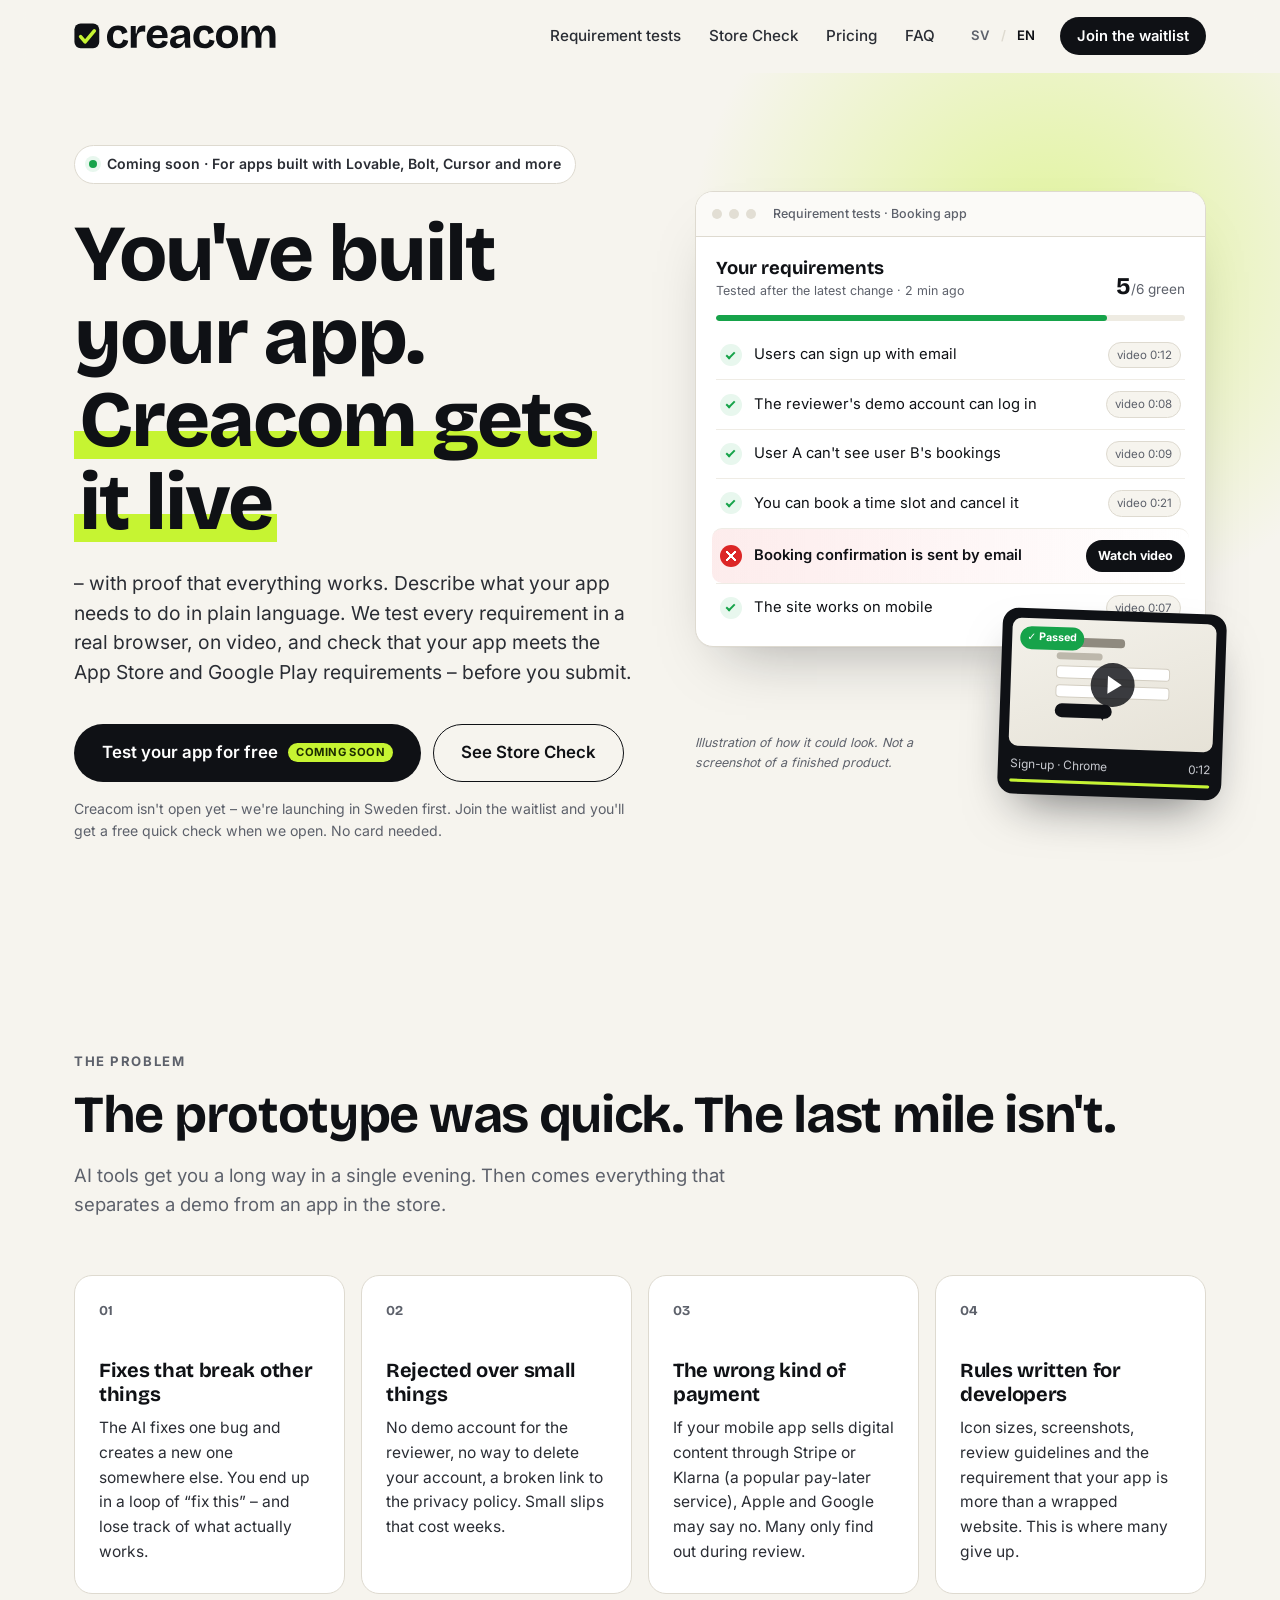
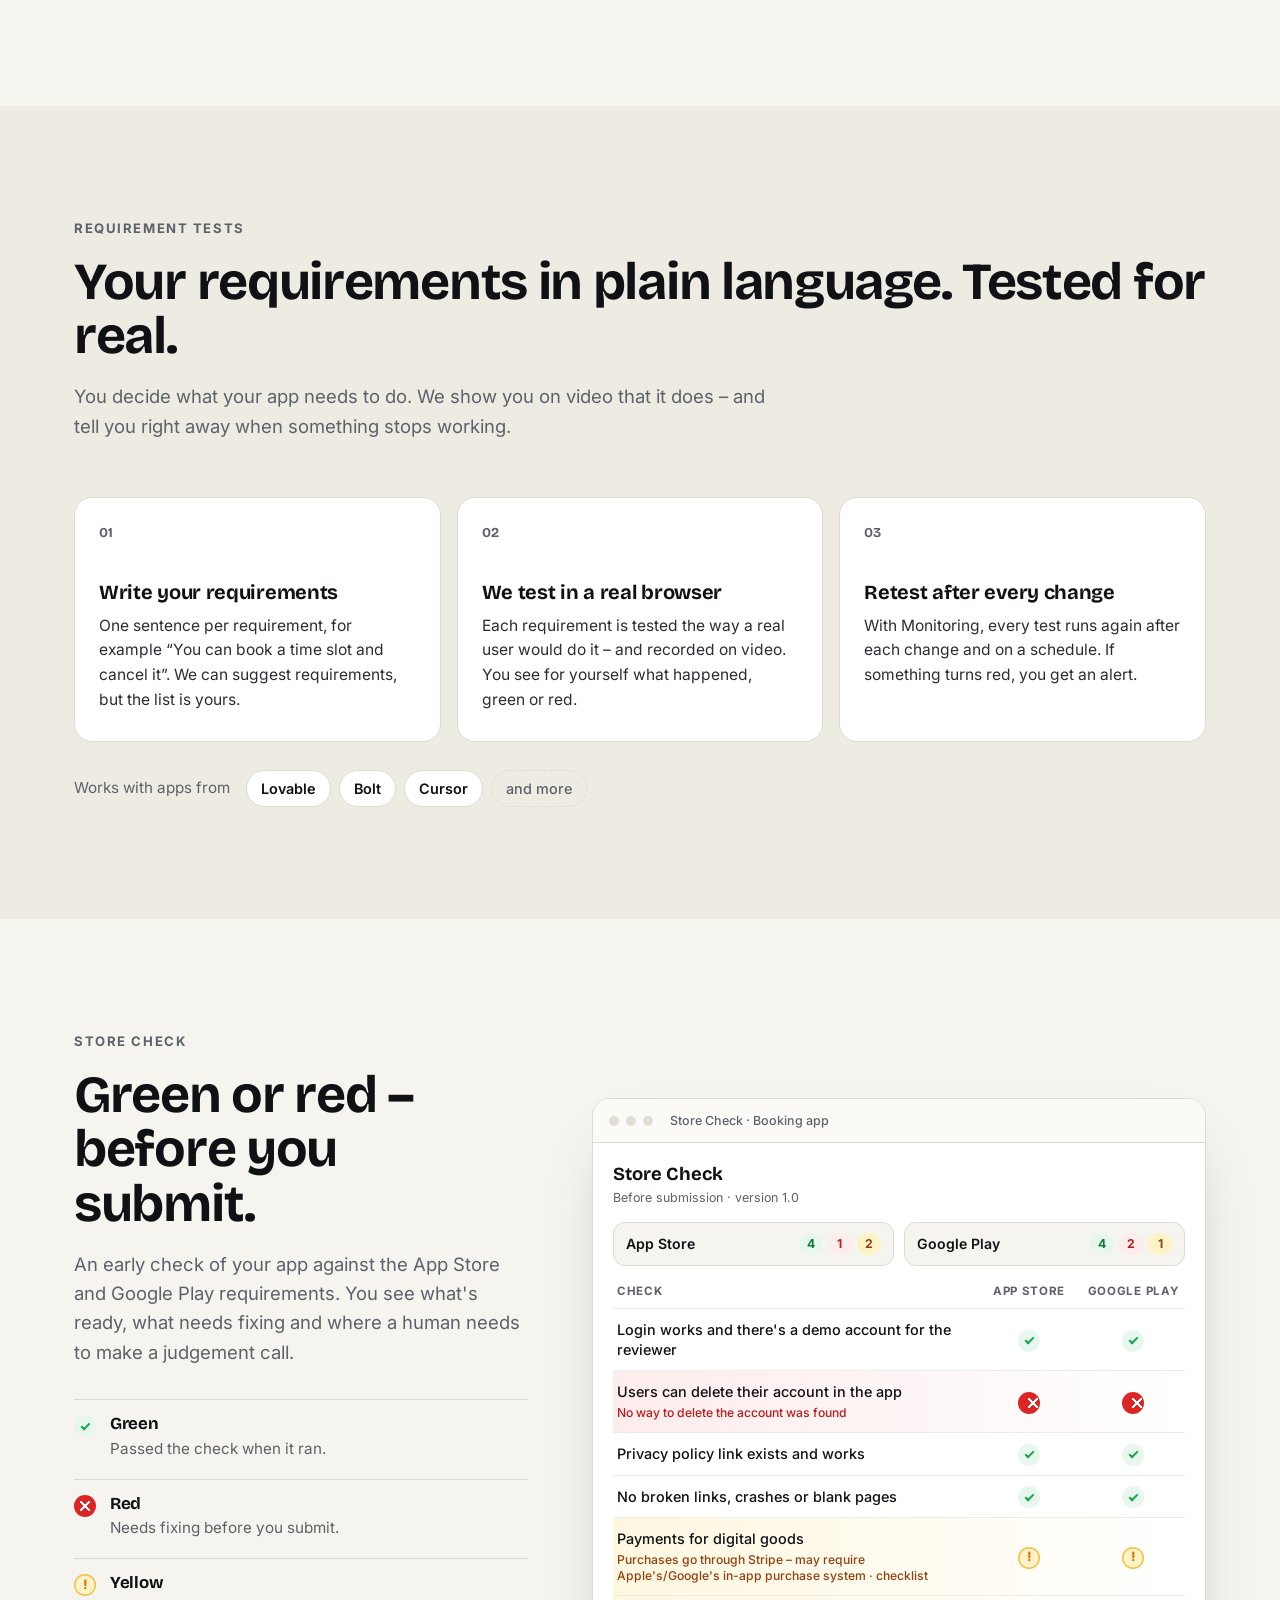
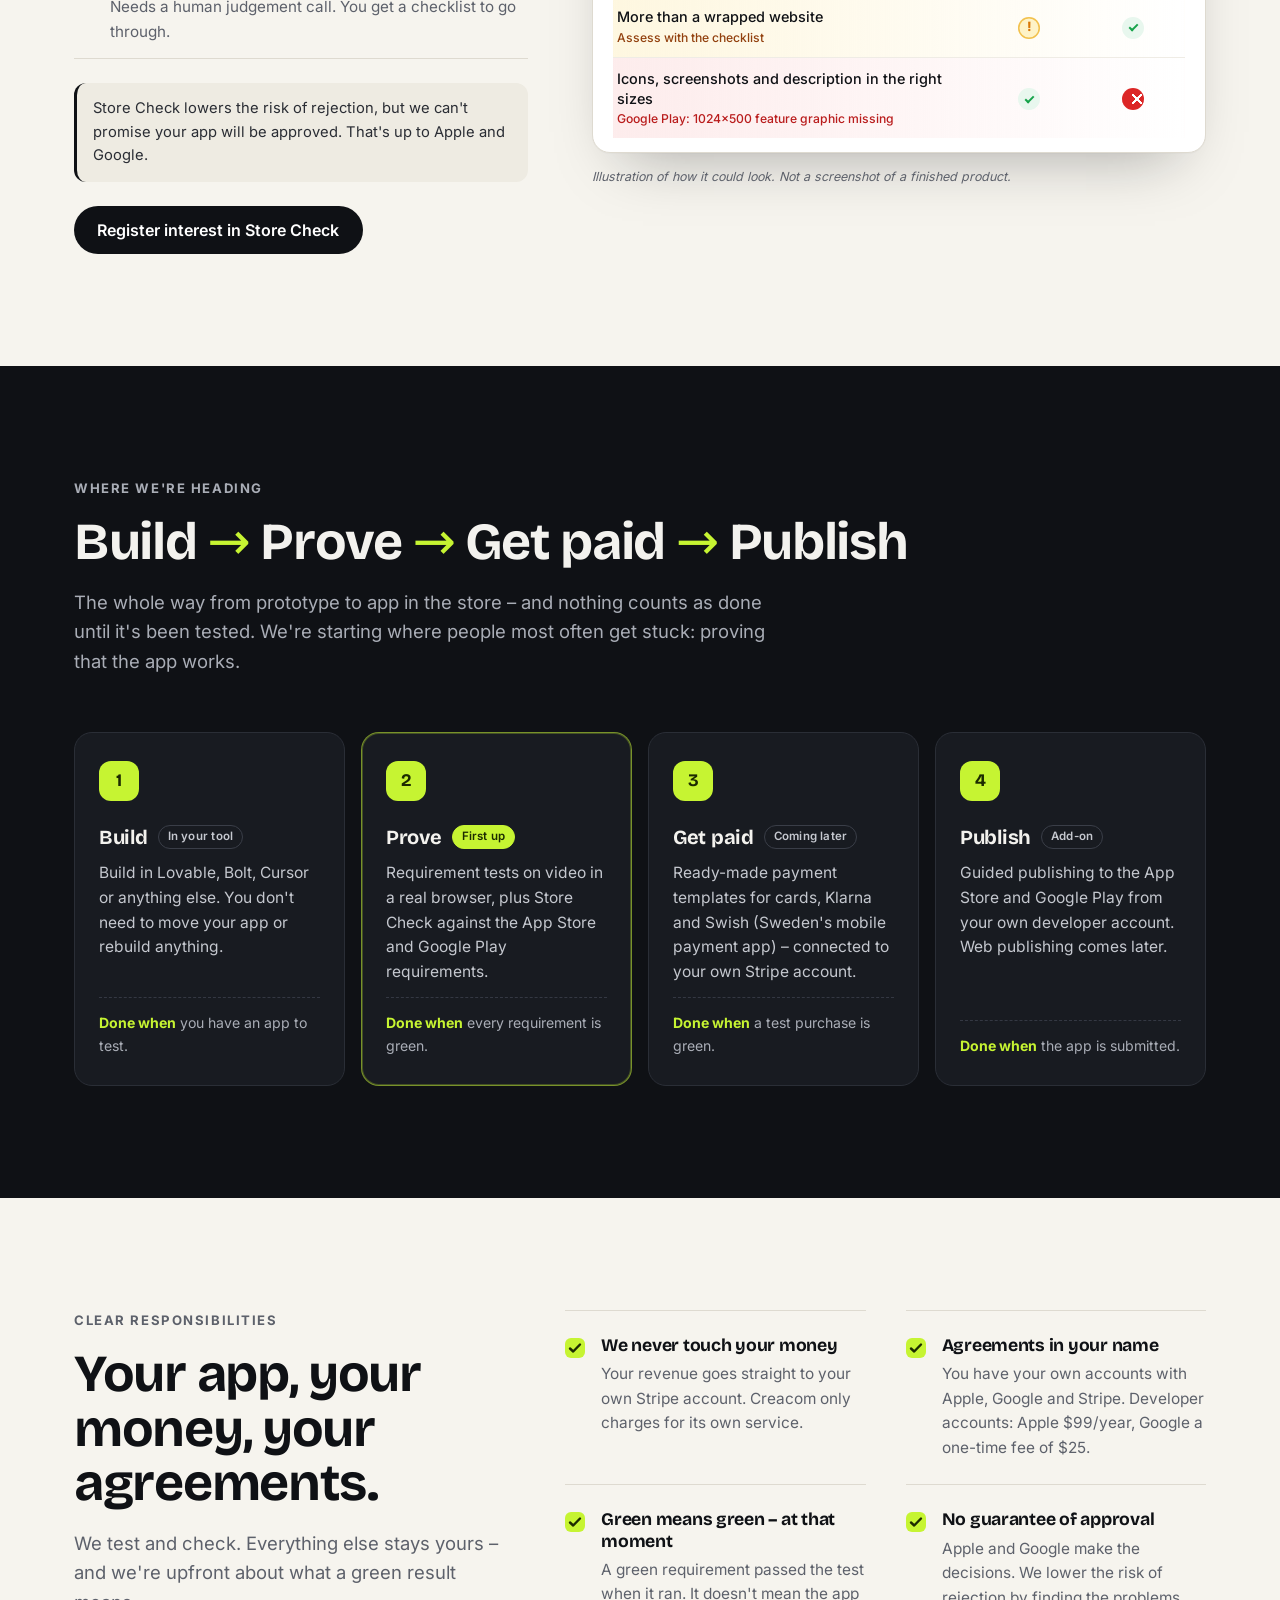
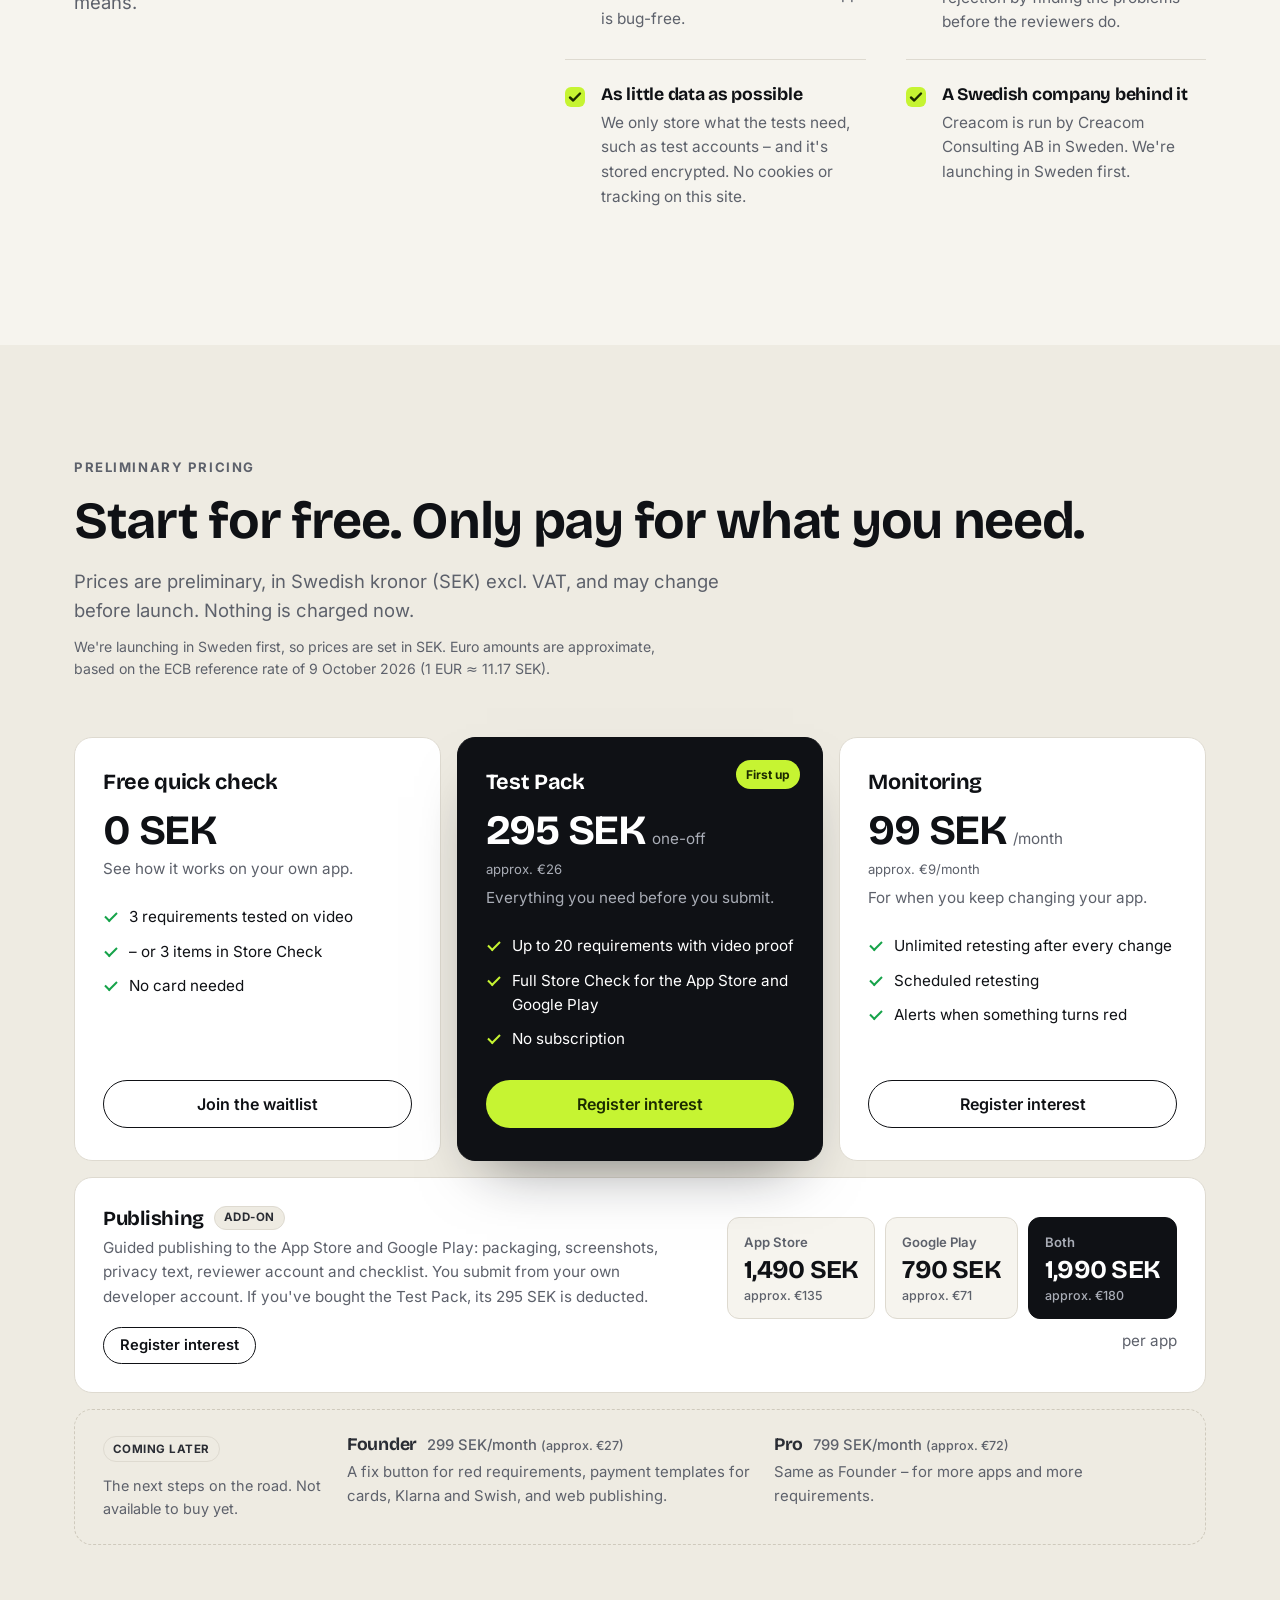
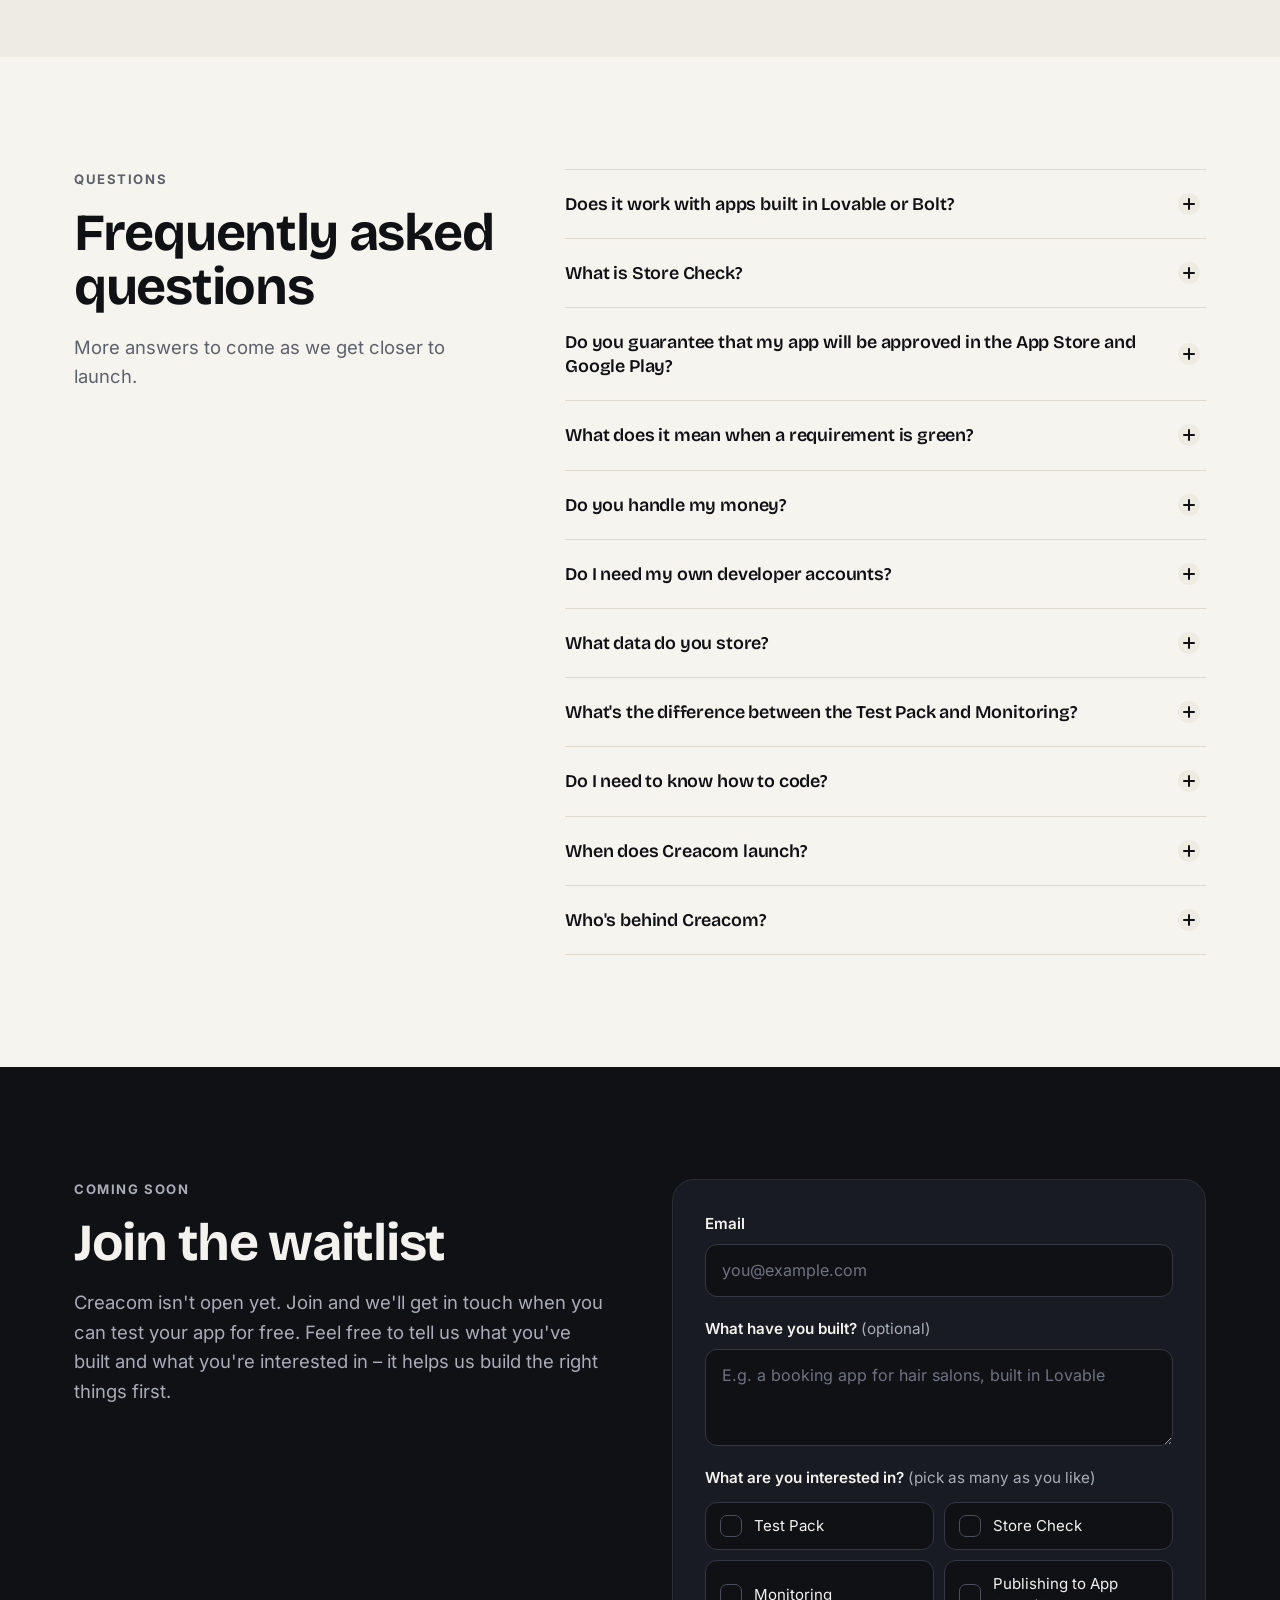
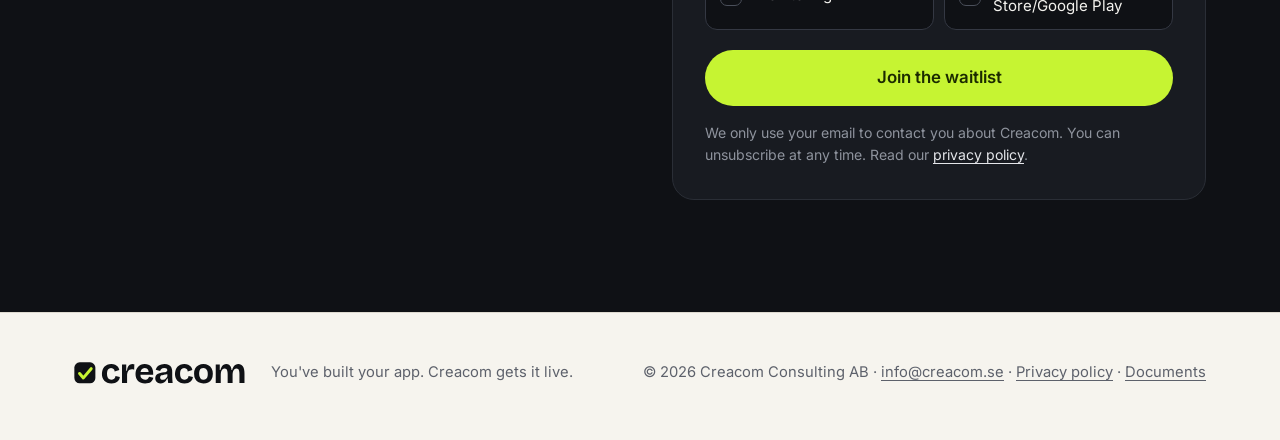
<file: en/index.html>
<!doctype html>
<html lang="en">
<head>
<meta charset="utf-8">
<meta name="viewport" content="width=device-width, initial-scale=1">
<title>Creacom – test your AI-built app and get it into the App Store and Google Play</title>
<meta name="description" content="You've built your app. Creacom tests your requirements with video proof and checks the App Store and Google Play requirements before you submit. Coming soon – join the waitlist.">
<meta name="theme-color" content="#F6F4EE">
<link rel="canonical" href="https://pistpejl.github.io/creacom/en/">
<link rel="alternate" hreflang="sv" href="https://pistpejl.github.io/creacom/">
<link rel="alternate" hreflang="en" href="https://pistpejl.github.io/creacom/en/">
<link rel="alternate" hreflang="x-default" href="https://pistpejl.github.io/creacom/">
<link rel="icon" href="../favicon.svg" type="image/svg+xml">
<link rel="icon" href="../assets/favicon-32.png" sizes="32x32" type="image/png">
<link rel="apple-touch-icon" href="../assets/apple-touch-icon.png">
<!-- Open Graph -->
<meta property="og:type" content="website">
<meta property="og:locale" content="en_GB">
<meta property="og:locale:alternate" content="sv_SE">
<meta property="og:site_name" content="Creacom">
<meta property="og:url" content="https://pistpejl.github.io/creacom/en/">
<meta property="og:title" content="Creacom – you've built your app. We'll get it live.">
<meta property="og:description" content="With proof that everything works. Requirement tests on video and Store Check for the App Store and Google Play. Coming soon – join the waitlist.">
<meta property="og:image" content="https://pistpejl.github.io/creacom/assets/og-en.png">
<meta property="og:image:width" content="1200">
<meta property="og:image:height" content="630">
<meta property="og:image:alt" content="Creacom – You've built your app. We'll get it live. Requirement tests on video, Store Check, App Store and Google Play.">
<meta name="twitter:card" content="summary_large_image">
<meta name="twitter:title" content="Creacom – you've built your app. We'll get it live.">
<meta name="twitter:description" content="With proof that everything works – before you submit to the App Store and Google Play. Coming soon – join the waitlist.">
<meta name="twitter:image" content="https://pistpejl.github.io/creacom/assets/og-en.png">
<link rel="preload" href="../assets/fonts/bricolage-grotesque-latin-wght-normal.woff2" as="font" type="font/woff2" crossorigin>
<link rel="preload" href="../assets/fonts/inter-latin-wght-normal.woff2" as="font" type="font/woff2" crossorigin>
<link rel="stylesheet" href="../assets/styles.css">
<script src="../assets/app.js" defer></script>
</head>
<body>
<a class="skip" href="#main">Skip to content</a>

<header class="site-header">
  <div class="wrap header-inner">
    <a class="brand" href="#top" aria-label="Creacom – back to top"><svg class="logo" xmlns="http://www.w3.org/2000/svg" viewBox="-10 -598 4936.0 628" aria-hidden="true" focusable="false"><rect x="0" y="-588" width="600" height="600" rx="150" fill="#0F1115"/><path d="M150 -270.0 L258.0 -144.0 L480.0 -408.0" fill="none" stroke="#C6F432" stroke-width="86" stroke-linecap="round" stroke-linejoin="round"/><path transform="translate(750 0)" fill="currentColor" d="M308.3330078125 13.6666259765625Q240.3330078125 13.6666259765625 189.49981689453125 -6.0001220703125Q138.6666259765625 -25.6668701171875 105.16680908203125 -61.583587646484375Q71.6669921875 -97.50030517578125 54.33380126953125 -147.000244140625Q37.0006103515625 -196.50018310546875 37.0006103515625 -255.9998779296875Q37.0006103515625 -318.3330078125 54.66717529296875 -369.83294677734375Q72.333740234375 -421.3328857421875 106.08358764648438 -459.4162292480469Q139.83343505859375 -497.49957275390625 189.49993896484375 -518.2496032714844Q239.16644287109375 -538.9996337890625 304.16632080078125 -538.9996337890625Q368.332763671875 -538.9996337890625 415.5826721191406 -518.1663208007812Q462.83258056640625 -497.3330078125 492.83251953125 -459.5830383300781Q522.8324584960938 -421.83306884765625 532.9990234375 -371.6663818359375L399.50091552734375 -328.00048828125Q396.6676025390625 -359.6669921875 383.4175720214844 -381.9171447753906Q370.16754150390625 -404.16729736328125 347.7506408691406 -415.4175109863281Q325.333740234375 -426.667724609375 296.9998779296875 -426.667724609375Q268.6661376953125 -426.667724609375 247.41586303710938 -415.4175720214844Q226.16558837890625 -404.16741943359375 211.83209228515625 -382.50054931640625Q197.49859619140625 -360.83367919921875 189.91519165039062 -330.4167785644531Q182.331787109375 -299.9998779296875 182.331787109375 -261.6663818359375Q182.331787109375 -207.666259765625 196.58187866210938 -170.24935913085938Q210.83197021484375 -132.83245849609375 239.41555786132812 -113.24893188476562Q267.9991455078125 -93.6654052734375 309.9996337890625 -93.6654052734375Q349.6663818359375 -93.6654052734375 373.49993896484375 -109.33203125Q397.33349609375 -124.9986572265625 409.0837097167969 -149.1654052734375Q420.83392333984375 -173.3321533203125 423.6673583984375 -199.6658935546875L549.332275390625 -171.83294677734375Q544.4988403320312 -133.332763671875 528.2487487792969 -99.1661376953125Q511.9986572265625 -64.99951171875 482.33203125 -39.66632080078125Q452.6654052734375 -14.3331298828125 409.9156188964844 -0.333251953125Q367.16583251953125 13.6666259765625 308.3330078125 13.6666259765625ZM611.1671752929688 0.0V-253.667724609375V-525.3330078125H730.9990234375L730.9986572265625 -345.9996337890625H750.1652221679688Q757.665283203125 -413.16595458984375 777.0819396972656 -455.0826721191406Q796.4985961914062 -496.9993896484375 831.831787109375 -517.2495422363281Q867.1649780273438 -537.4996948242188 919.1647338867188 -537.4996948242188Q927.8314819335938 -537.4996948242188 938.5815734863281 -536.7496643066406Q949.3316650390625 -535.9996337890625 963.1651000976562 -533.1661987304688L957.4984741210938 -380.16851806640625Q941.8318481445312 -387.66845703125 924.165283203125 -390.2518005371094Q906.4987182617188 -392.83514404296875 892.6654052734375 -392.83514404296875Q853.4987182617188 -392.83514404296875 825.0820617675781 -375.3348388671875Q796.6654052734375 -357.83453369140625 779.4986572265625 -323.83416748046875Q762.3319091796875 -289.83380126953125 755.4983520507812 -241.3336181640625V0.0ZM1268.9996337890625 13.6666259765625Q1204.1664428710938 13.6666259765625 1153.4999389648438 -4.083404541015625Q1102.8334350585938 -21.83343505859375 1067.500244140625 -56.0001220703125Q1032.1670532226562 -90.16680908203125 1014.00048828125 -139.75009155273438Q995.8339233398438 -189.3333740234375 995.8339233398438 -252.9998779296875Q995.8339233398438 -315.49981689453125 1013.7505187988281 -367.999755859375Q1031.6671142578125 -420.49969482421875 1065.1669921875 -458.8330078125Q1098.6668701171875 -497.16632080078125 1147.8333740234375 -518.0829772949219Q1196.9998779296875 -538.9996337890625 1258.6663818359375 -538.9996337890625Q1319.666015625 -538.9996337890625 1366.4991455078125 -519.3330688476562Q1413.332275390625 -499.66650390625 1444.2488708496094 -460.83331298828125Q1475.1654663085938 -422.0001220703125 1490.1654663085938 -365.500244140625Q1505.1654663085938 -309.0003662109375 1500.8322143554688 -235.333740234375L1089.665771484375 -232.333740234375V-310.83306884765625L1417.8333129882812 -313.83306884765625L1367.3341064453125 -274.16632080078125Q1373.8340454101562 -327.50006103515625 1359.9172668457031 -361.4170227050781Q1346.00048828125 -395.333984375 1319.2502746582031 -411.4175109863281Q1292.5000610351562 -427.50103759765625 1260.1663208007812 -427.50103759765625Q1222.3326416015625 -427.50103759765625 1193.9157409667969 -407.2508850097656Q1165.4988403320312 -387.000732421875 1149.4987182617188 -348.7504577636719Q1133.4985961914062 -310.50018310546875 1133.4985961914062 -255.49981689453125Q1133.4985961914062 -170.99951171875 1170.3320922851562 -131.08248901367188Q1207.1655883789062 -91.16546630859375 1268.4996948242188 -91.16546630859375Q1296.8331909179688 -91.16546630859375 1316.1666870117188 -98.66546630859375Q1335.5001831054688 -106.16546630859375 1348.2503356933594 -118.16552734375Q1361.00048828125 -130.16558837890625 1368.5839538574219 -145.16571044921875Q1376.1674194335938 -160.16583251953125 1380.66748046875 -175.16607666015625L1505.4989624023438 -147.999755859375Q1496.9989013671875 -111.16644287109375 1479.4155578613281 -81.58316040039062Q1461.8322143554688 -51.9998779296875 1432.832275390625 -30.416595458984375Q1403.8323364257812 -8.83331298828125 1363.6658325195312 2.416656494140625Q1323.4993286132812 13.6666259765625 1268.9996337890625 13.6666259765625ZM1709.1670532226562 13.6666259765625Q1665.5004272460938 13.6666259765625 1631.5004272460938 -3.5Q1597.5004272460938 -20.6666259765625 1578.333740234375 -53.99993896484375Q1559.1670532226562 -87.333251953125 1559.1670532226562 -135.6666259765625Q1559.1670532226562 -178.6663818359375 1575.5835876464844 -207.8330078125Q1592.0001220703125 -236.9996337890625 1624.2499694824219 -255.08303833007812Q1656.4998168945312 -273.16644287109375 1703.0830993652344 -285.16650390625Q1749.6663818359375 -297.16656494140625 1810.8331909179688 -305.9998779296875Q1841.666748046875 -310.9998779296875 1862.0835266113281 -315.66656494140625Q1882.5003051757812 -320.333251953125 1892.7503356933594 -330.6666259765625Q1903.0003662109375 -341.0 1903.0003662109375 -361.16680908203125Q1903.0003662109375 -389.16717529296875 1883.0834655761719 -409.2507629394531Q1863.1665649414062 -429.3343505859375 1819.1660766601562 -429.3343505859375Q1790.8327026367188 -429.3343505859375 1766.5824890136719 -419.3343505859375Q1742.332275390625 -409.3343505859375 1724.7487487792969 -389.16754150390625Q1707.1652221679688 -369.000732421875 1699.4985961914062 -338.3336181640625L1572.1670532226562 -376.83319091796875Q1583.6668701171875 -417.3330078125 1605.9167175292969 -447.7496032714844Q1628.1665649414062 -478.16619873046875 1660.0830993652344 -498.7495422363281Q1691.9996337890625 -519.3328857421875 1733.6661987304688 -529.166259765625Q1775.332763671875 -538.9996337890625 1822.8327026367188 -538.9996337890625Q1899.332275390625 -538.9996337890625 1947.9987182617188 -514.4164123535156Q1996.6651611328125 -489.83319091796875 2020.4150695800781 -438.33343505859375Q2044.1649780273438 -386.83367919921875 2044.1649780273438 -306.000732421875V-216.6663818359375Q2044.1649780273438 -181.83319091796875 2045.6649780273438 -145.33319091796875Q2047.1649780273438 -108.83319091796875 2049.748321533203 -72.24984741210938Q2052.3316650390625 -35.66650390625 2056.1649780273438 0.0H1928.666748046875Q1924.8334350585938 -25.16693115234375 1921.2501525878906 -57.583587646484375Q1917.6668701171875 -90.000244140625 1915.8335571289062 -123.6668701171875H1898.5004272460938Q1884.333740234375 -85.83355712890625 1858.1671142578125 -54.083526611328125Q1832.00048828125 -22.33349609375 1794.5838317871094 -4.33343505859375Q1757.1671752929688 13.6666259765625 1709.1670532226562 13.6666259765625ZM1770.6656494140625 -90.16546630859375Q1789.4990844726562 -90.16546630859375 1809.0825500488281 -96.8321533203125Q1828.666015625 -103.49884033203125 1847.0828552246094 -116.08230590820312Q1865.4996948242188 -128.665771484375 1880.9998779296875 -147.74935913085938Q1896.5000610351562 -166.83294677734375 1905.6669921875 -190.50006103515625L1904.0003662109375 -274.83404541015625L1927.5005493164062 -269.83404541015625Q1909.1672973632812 -256.83392333984375 1885.2505187988281 -249.50054931640625Q1861.333740234375 -242.16717529296875 1835.7501525878906 -238.00048828125Q1810.1665649414062 -233.83380126953125 1785.2496032714844 -229.00042724609375Q1760.3326416015625 -224.16705322265625 1740.5823669433594 -216.3336181640625Q1720.8320922851562 -208.50018310546875 1709.3319091796875 -194.74996948242188Q1697.8317260742188 -180.999755859375 1697.8317260742188 -156.9993896484375Q1697.8317260742188 -125.9990234375 1718.1652221679688 -108.08224487304688Q1738.4987182617188 -90.16546630859375 1770.6656494140625 -90.16546630859375ZM2394.3330078125 13.6666259765625Q2326.3330078125 13.6666259765625 2275.4998168945312 -6.0001220703125Q2224.6666259765625 -25.6668701171875 2191.1668090820312 -61.583587646484375Q2157.6669921875 -97.50030517578125 2140.3338012695312 -147.000244140625Q2123.0006103515625 -196.50018310546875 2123.0006103515625 -255.9998779296875Q2123.0006103515625 -318.3330078125 2140.6671752929688 -369.83294677734375Q2158.333740234375 -421.3328857421875 2192.0835876464844 -459.4162292480469Q2225.8334350585938 -497.49957275390625 2275.4999389648438 -518.2496032714844Q2325.1664428710938 -538.9996337890625 2390.1663208007812 -538.9996337890625Q2454.332763671875 -538.9996337890625 2501.5826721191406 -518.1663208007812Q2548.8325805664062 -497.3330078125 2578.83251953125 -459.5830383300781Q2608.8324584960938 -421.83306884765625 2618.9990234375 -371.6663818359375L2485.5009155273438 -328.00048828125Q2482.6676025390625 -359.6669921875 2469.4175720214844 -381.9171447753906Q2456.1675415039062 -404.16729736328125 2433.7506408691406 -415.4175109863281Q2411.333740234375 -426.667724609375 2382.9998779296875 -426.667724609375Q2354.6661376953125 -426.667724609375 2333.4158630371094 -415.4175720214844Q2312.1655883789062 -404.16741943359375 2297.8320922851562 -382.50054931640625Q2283.4985961914062 -360.83367919921875 2275.9151916503906 -330.4167785644531Q2268.331787109375 -299.9998779296875 2268.331787109375 -261.6663818359375Q2268.331787109375 -207.666259765625 2282.5818786621094 -170.24935913085938Q2296.8319702148438 -132.83245849609375 2325.415557861328 -113.24893188476562Q2353.9991455078125 -93.6654052734375 2395.9996337890625 -93.6654052734375Q2435.6663818359375 -93.6654052734375 2459.4999389648438 -109.33203125Q2483.33349609375 -124.9986572265625 2495.083709716797 -149.1654052734375Q2506.8339233398438 -173.3321533203125 2509.6673583984375 -199.6658935546875L2635.332275390625 -171.83294677734375Q2630.4988403320312 -133.332763671875 2614.248748779297 -99.1661376953125Q2597.9986572265625 -64.99951171875 2568.33203125 -39.66632080078125Q2538.6654052734375 -14.3331298828125 2495.9156188964844 -0.333251953125Q2453.1658325195312 13.6666259765625 2394.3330078125 13.6666259765625ZM2934.9998779296875 13.6666259765625Q2856.666748046875 13.6666259765625 2796.4169006347656 -17.666748046875Q2736.1670532226562 -49.0001220703125 2702.00048828125 -110.75009155273438Q2667.8339233398438 -172.50006103515625 2667.8339233398438 -263.9998779296875Q2667.8339233398438 -356.3331298828125 2702.417205810547 -417.33306884765625Q2737.00048828125 -478.3330078125 2797.5836486816406 -508.66632080078125Q2858.1668090820312 -538.9996337890625 2935.4998168945312 -538.9996337890625Q3013.1661987304688 -538.9996337890625 3073.8327026367188 -507.9162902832031Q3134.4992065429688 -476.83294677734375 3168.9991455078125 -415.4996337890625Q3203.4990844726562 -354.16632080078125 3203.4990844726562 -262.16644287109375Q3203.4990844726562 -168.6666259765625 3168.33251953125 -107.16668701171875Q3133.1659545898438 -45.666748046875 3072.1661376953125 -16.00006103515625Q3011.1663208007812 13.6666259765625 2934.9998779296875 13.6666259765625ZM2939.66650390625 -92.83209228515625Q2978.6668701171875 -92.83209228515625 3005.250518798828 -110.99896240234375Q3031.8341674804688 -129.16583251953125 3045.5010375976562 -165.49945068359375Q3059.1679077148438 -201.83306884765625 3059.1679077148438 -254.0Q3059.1679077148438 -309.000244140625 3044.5843811035156 -347.50048828125Q3030.0008544921875 -386.000732421875 3001.8338623046875 -406.7508850097656Q2973.6668701171875 -427.50103759765625 2930.9998779296875 -427.50103759765625Q2893.99951171875 -427.50103759765625 2866.9158630371094 -409.5841979980469Q2839.8322143554688 -391.6673583984375 2826.082000732422 -355.5837707519531Q2812.331787109375 -319.50018310546875 2812.331787109375 -265.9998779296875Q2812.331787109375 -180.99951171875 2846.16552734375 -136.91580200195312Q2879.999267578125 -92.83209228515625 2939.66650390625 -92.83209228515625ZM3286.1671752929688 0.0V-335.83270263671875V-525.3330078125H3401.8324584960938L3401.1654663085938 -368.16607666015625H3420.1653442382812Q3433.9986572265625 -425.49945068359375 3456.8319702148438 -463.49951171875Q3479.665283203125 -501.49957275390625 3512.4985961914062 -520.2496032714844Q3545.3319091796875 -538.9996337890625 3588.8318481445312 -538.9996337890625Q3635.665283203125 -538.9996337890625 3666.4986572265625 -518.3328247070312Q3697.33203125 -497.666015625 3714.7486267089844 -459.66595458984375Q3732.1652221679688 -421.6658935546875 3736.8317260742188 -368.83282470703125H3753.4983520507812Q3768.33154296875 -426.9993896484375 3793.414764404297 -464.9161071777344Q3818.4979858398438 -502.83282470703125 3854.1646118164062 -520.9162292480469Q3889.8312377929688 -538.9996337890625 3932.1646118164062 -538.9996337890625Q3975.8311157226562 -538.9996337890625 4008.4976806640625 -521.8330078125Q4041.1642456054688 -504.6663818359375 4063.247528076172 -470.99981689453125Q4085.330810546875 -437.333251953125 4096.164123535156 -387.166748046875Q4106.9974365234375 -337.000244140625 4106.9974365234375 -271.00048828125V0.0H3962.666259765625V-253.16741943359375Q3962.666259765625 -307.6676025390625 3953.5828552246094 -343.667724609375Q3944.4994506835938 -379.6678466796875 3925.5826721191406 -397.66790771484375Q3906.6658935546875 -415.66796875 3877.665771484375 -415.66796875Q3844.1655883789062 -415.66796875 3819.9987182617188 -393.5845031738281Q3795.8318481445312 -371.50103759765625 3782.1649780273438 -332.00079345703125Q3768.4981079101562 -292.50054931640625 3767.1646118164062 -242.83355712890625V0.0H3626.1666870117188V-248.50054931640625Q3626.1666870117188 -305.3341064453125 3616.3333129882812 -341.83428955078125Q3606.4999389648438 -378.33447265625 3587.16650390625 -397.001220703125Q3567.8330688476562 -415.66796875 3538.4995727539062 -415.66796875Q3504.4993286132812 -415.66796875 3480.665771484375 -393.16778564453125Q3456.8322143554688 -370.6676025390625 3443.9153747558594 -330.833984375Q3430.99853515625 -291.0003662109375 3429.6650390625 -241.83343505859375V0.0Z"/></svg></a>
    <nav class="nav" aria-label="Main menu">
      <a href="#tests">Requirement tests</a>
      <a href="#store-check">Store Check</a>
      <a href="#pricing">Pricing</a>
      <a href="#faq">FAQ</a>
    </nav>
    <nav class="lang" aria-label="Language">
      <a href="../" hreflang="sv" lang="sv"><span aria-hidden="true">SV</span><span class="sr-only">Svenska</span></a>
      <span class="lang-sep" aria-hidden="true">/</span>
      <span class="lang-current" aria-current="true"><span aria-hidden="true">EN</span><span class="sr-only">English</span></span>
    </nav>
    <a class="btn btn-sm btn-ink header-cta" href="#waitlist"><span class="lbl-long">Join the waitlist</span><span class="lbl-short">Waitlist</span></a>
  </div>
</header>

<main id="main">
<!-- HERO -->
<section class="hero" id="top">
  <div class="wrap hero-grid">
    <div class="hero-copy">
      <p class="eyebrow"><span class="dot" aria-hidden="true"></span> Coming soon · For apps built with Lovable, Bolt, Cursor and more</p>
      <h1>You've built your app. <span class="hl">Creacom gets it live</span></h1>
      <p class="lede">– with proof that everything works. Describe what your app needs to do in plain language. We test every requirement in a real browser, on video, and check that your app meets the App Store and Google Play requirements – before you submit.</p>
      <div class="cta-row">
        <a class="btn btn-ink btn-lg" href="#waitlist">Test your app for free <span class="soon">Coming soon</span></a>
        <a class="btn btn-ghost btn-lg" href="#store-check">See Store Check</a>
      </div>
      <p class="fine">Creacom isn't open yet – we're launching in Sweden first. Join the waitlist and you'll get a free quick check when we open. No card needed.</p>
    </div>

    <figure class="mock" aria-labelledby="mock-cap">
      <div class="mock-window">
        <div class="mock-bar" aria-hidden="true"><i></i><i></i><i></i><span>Requirement tests · Booking app</span></div>
        <div class="mock-body">
          <div class="mock-head">
            <div>
              <p class="mock-title">Your requirements</p>
              <p class="mock-sub">Tested after the latest change · 2 min ago</p>
            </div>
            <div class="mock-score"><strong>5</strong>/6 green</div>
          </div>
          <div class="mock-progress" aria-hidden="true"><span style="width:83.3%"></span></div>
          <ul class="reqs">
            <li class="ok"><span class="ic" aria-hidden="true"></span><span class="rt">Users can sign up with email</span><span class="tag">video 0:12</span><span class="sr-only">(passed)</span></li>
            <li class="ok"><span class="ic" aria-hidden="true"></span><span class="rt">The reviewer's demo account can log in</span><span class="tag">video 0:08</span><span class="sr-only">(passed)</span></li>
            <li class="ok"><span class="ic" aria-hidden="true"></span><span class="rt">User A can't see user B's bookings</span><span class="tag">video 0:09</span><span class="sr-only">(passed)</span></li>
            <li class="ok"><span class="ic" aria-hidden="true"></span><span class="rt">You can book a time slot and cancel it</span><span class="tag">video 0:21</span><span class="sr-only">(passed)</span></li>
            <li class="bad"><span class="ic" aria-hidden="true"></span><span class="rt">Booking confirmation is sent by email</span><span class="fix" aria-hidden="true">Watch video</span><span class="sr-only">(failed, with video)</span></li>
            <li class="ok"><span class="ic" aria-hidden="true"></span><span class="rt">The site works on mobile</span><span class="tag">video 0:07</span><span class="sr-only">(passed)</span></li>
          </ul>
        </div>
      </div>
      <div class="mock-video" aria-hidden="true">
        <div class="mv-screen">
          <div class="mv-site">
            <span class="mv-l w60"></span><span class="mv-l w40"></span>
            <span class="mv-input"></span><span class="mv-input"></span>
            <span class="mv-btn"></span>
          </div>
          <span class="mv-cursor"></span>
          <span class="mv-play"></span>
          <span class="mv-badge">✓ Passed</span>
        </div>
        <div class="mv-meta"><span>Sign-up · Chrome</span><span>0:12</span></div>
        <div class="mv-track"><span></span></div>
      </div>
      <figcaption id="mock-cap" class="mock-cap">Illustration of how it could look. Not a screenshot of a finished product.</figcaption>
    </figure>
  </div>
</section>

<!-- PROBLEM -->
<section class="section" id="problem" aria-labelledby="problem-h">
  <div class="wrap">
    <p class="kicker">The problem</p>
    <h2 id="problem-h">The prototype was quick. The last mile isn't.</h2>
    <p class="section-lede">AI tools get you a long way in a single evening. Then comes everything that separates a demo from an app in the store.</p>
    <div class="cards4">
      <article class="card">
        <span class="num">01</span>
        <h3>Fixes that break other things</h3>
        <p>The AI fixes one bug and creates a new one somewhere else. You end up in a loop of “fix this” – and lose track of what actually works.</p>
      </article>
      <article class="card">
        <span class="num">02</span>
        <h3>Rejected over small things</h3>
        <p>No demo account for the reviewer, no way to delete your account, a broken link to the privacy policy. Small slips that cost weeks.</p>
      </article>
      <article class="card">
        <span class="num">03</span>
        <h3>The wrong kind of payment</h3>
        <p>If your mobile app sells digital content through Stripe or Klarna (a popular pay-later service), Apple and Google may say no. Many only find out during review.</p>
      </article>
      <article class="card">
        <span class="num">04</span>
        <h3>Rules written for developers</h3>
        <p>Icon sizes, screenshots, review guidelines and the requirement that your app is more than a wrapped website. This is where many give up.</p>
      </article>
    </div>
  </div>
</section>

<!-- REQUIREMENT TESTS -->
<section class="section section-soft" id="tests" aria-labelledby="tests-h">
  <div class="wrap">
    <p class="kicker">Requirement tests</p>
    <h2 id="tests-h">Your requirements in plain language. Tested for real.</h2>
    <p class="section-lede">You decide what your app needs to do. We show you on video that it does – and tell you right away when something stops working.</p>
    <ol class="cards3">
      <li class="card">
        <span class="num">01</span>
        <h3>Write your requirements</h3>
        <p>One sentence per requirement, for example “You can book a time slot and cancel it”. We can suggest requirements, but the list is yours.</p>
      </li>
      <li class="card">
        <span class="num">02</span>
        <h3>We test in a real browser</h3>
        <p>Each requirement is tested the way a real user would do it – and recorded on video. You see for yourself what happened, green or red.</p>
      </li>
      <li class="card">
        <span class="num">03</span>
        <h3>Retest after every change</h3>
        <p>With Monitoring, every test runs again after each change and on a schedule. If something turns red, you get an alert.</p>
      </li>
    </ol>
    <div class="works-with">
      <span>Works with apps from</span>
      <ul aria-label="Build tools">
        <li>Lovable</li><li>Bolt</li><li>Cursor</li><li>and more</li>
      </ul>
    </div>
  </div>
</section>

<!-- STORE CHECK (Butikskollen) -->
<section class="section" id="store-check" aria-labelledby="store-check-h">
  <div class="wrap sk-grid">
    <div class="sk-copy">
      <p class="kicker">Store Check</p>
      <h2 id="store-check-h">Green or red – before you submit.</h2>
      <p class="section-lede">An early check of your app against the App Store and Google Play requirements. You see what's ready, what needs fixing and where a human needs to make a judgement call.</p>
      <ul class="legend">
        <li class="lg-ok"><span class="ic" aria-hidden="true"></span><div><h3>Green</h3><p>Passed the check when it ran.</p></div></li>
        <li class="lg-bad"><span class="ic" aria-hidden="true"></span><div><h3>Red</h3><p>Needs fixing before you submit.</p></div></li>
        <li class="lg-warn"><span class="ic" aria-hidden="true"></span><div><h3>Yellow</h3><p>Needs a human judgement call. You get a checklist to go through.</p></div></li>
      </ul>
      <p class="note">Store Check lowers the risk of rejection, but we can't promise your app will be approved. That's up to Apple and Google.</p>
      <a class="btn btn-ink" href="#waitlist" data-interest="butikskollen">Register interest in Store Check</a>
    </div>

    <figure class="mock sk-mock" aria-labelledby="sk-cap">
      <div class="mock-window">
        <div class="mock-bar" aria-hidden="true"><i></i><i></i><i></i><span>Store Check · Booking app</span></div>
        <div class="mock-body">
          <div class="mock-head">
            <div>
              <p class="mock-title">Store Check</p>
              <p class="mock-sub">Before submission · version 1.0</p>
            </div>
          </div>
          <div class="sk-sum">
            <div class="sk-store"><span class="sk-name">App Store</span><span class="sk-counts"><b class="c-ok">4</b><b class="c-bad">1</b><b class="c-warn">2</b></span><span class="sr-only">4 green, 1 red, 2 yellow</span></div>
            <div class="sk-store"><span class="sk-name">Google Play</span><span class="sk-counts"><b class="c-ok">4</b><b class="c-bad">2</b><b class="c-warn">1</b></span><span class="sr-only">4 green, 2 red, 1 yellow</span></div>
          </div>
          <table class="sk-table">
            <thead><tr><th scope="col">Check</th><th scope="col"><span class="th-l">App Store</span><span class="th-s" aria-hidden="true">iOS</span></th><th scope="col"><span class="th-l">Google Play</span><span class="th-s" aria-hidden="true">Android</span></th></tr></thead>
            <tbody>
              <tr><th scope="row">Login works and there's a demo account for the reviewer</th><td><span class="st ok"><span class="sr-only">Green</span></span></td><td><span class="st ok"><span class="sr-only">Green</span></span></td></tr>
              <tr class="row-bad"><th scope="row">Users can delete their account in the app<small>No way to delete the account was found</small></th><td><span class="st bad"><span class="sr-only">Red</span></span></td><td><span class="st bad"><span class="sr-only">Red</span></span></td></tr>
              <tr><th scope="row">Privacy policy link exists and works</th><td><span class="st ok"><span class="sr-only">Green</span></span></td><td><span class="st ok"><span class="sr-only">Green</span></span></td></tr>
              <tr><th scope="row">No broken links, crashes or blank pages</th><td><span class="st ok"><span class="sr-only">Green</span></span></td><td><span class="st ok"><span class="sr-only">Green</span></span></td></tr>
              <tr class="row-warn"><th scope="row">Payments for digital goods<small>Purchases go through Stripe – may require Apple's/Google's in-app purchase system · checklist</small></th><td><span class="st warn"><span class="sr-only">Yellow</span></span></td><td><span class="st warn"><span class="sr-only">Yellow</span></span></td></tr>
              <tr class="row-warn"><th scope="row">More than a wrapped website<small>Assess with the checklist</small></th><td><span class="st warn"><span class="sr-only">Yellow</span></span></td><td><span class="st ok"><span class="sr-only">Green</span></span></td></tr>
              <tr class="row-bad"><th scope="row">Icons, screenshots and description in the right sizes<small>Google Play: 1024×500 feature graphic missing</small></th><td><span class="st ok"><span class="sr-only">Green</span></span></td><td><span class="st bad"><span class="sr-only">Red</span></span></td></tr>
            </tbody>
          </table>
        </div>
      </div>
      <figcaption id="sk-cap" class="mock-cap">Illustration of how it could look. Not a screenshot of a finished product.</figcaption>
    </figure>
  </div>
</section>

<!-- FLOW (vision) -->
<section class="section section-ink" id="roadmap" aria-labelledby="roadmap-h">
  <div class="wrap">
    <p class="kicker">Where we're heading</p>
    <h2 id="roadmap-h">Build <span class="arr">→</span> Prove <span class="arr">→</span> Get paid <span class="arr">→</span> Publish</h2>
    <p class="section-lede">The whole way from prototype to app in the store – and nothing counts as done until it's been tested. We're starting where people most often get stuck: proving that the app works.</p>
    <ol class="steps">
      <li class="step">
        <span class="step-n">1</span>
        <h3>Build <span class="st-chip">In your tool</span></h3>
        <p>Build in Lovable, Bolt, Cursor or anything else. You don't need to move your app or rebuild anything.</p>
        <p class="done"><b>Done when</b> you have an app to test.</p>
      </li>
      <li class="step step-now">
        <span class="step-n">2</span>
        <h3>Prove <span class="st-chip st-now">First up</span></h3>
        <p>Requirement tests on video in a real browser, plus Store Check against the App Store and Google Play requirements.</p>
        <p class="done"><b>Done when</b> every requirement is green.</p>
      </li>
      <li class="step">
        <span class="step-n">3</span>
        <h3>Get paid <span class="st-chip">Coming later</span></h3>
        <p>Ready-made payment templates for cards, Klarna and Swish (Sweden's mobile payment app) – connected to your own Stripe account.</p>
        <p class="done"><b>Done when</b> a test purchase is green.</p>
      </li>
      <li class="step">
        <span class="step-n">4</span>
        <h3>Publish <span class="st-chip">Add-on</span></h3>
        <p>Guided publishing to the App Store and Google Play from your own developer account. Web publishing comes later.</p>
        <p class="done"><b>Done when</b> the app is submitted.</p>
      </li>
    </ol>
  </div>
</section>

<!-- TRUST -->
<section class="section" id="responsibility" aria-labelledby="responsibility-h">
  <div class="wrap value-grid">
    <div>
      <p class="kicker">Clear responsibilities</p>
      <h2 id="responsibility-h">Your app, your money, your agreements.</h2>
      <p class="section-lede">We test and check. Everything else stays yours – and we're upfront about what a green result means.</p>
    </div>
    <ul class="values">
      <li><h3>We never touch your money</h3><p>Your revenue goes straight to your own Stripe account. Creacom only charges for its own service.</p></li>
      <li><h3>Agreements in your name</h3><p>You have your own accounts with Apple, Google and Stripe. Developer accounts: Apple $99/year, Google a one-time fee of $25.</p></li>
      <li><h3>Green means green – at that moment</h3><p>A green requirement passed the test when it ran. It doesn't mean the app is bug-free.</p></li>
      <li><h3>No guarantee of approval</h3><p>Apple and Google make the decisions. We lower the risk of rejection by finding the problems before the reviewers do.</p></li>
      <li><h3>As little data as possible</h3><p>We only store what the tests need, such as test accounts – and it's stored encrypted. No cookies or tracking on this site.</p></li>
      <li><h3>A Swedish company behind it</h3><p>Creacom is run by Creacom Consulting AB in Sweden. We're launching in Sweden first.</p></li>
    </ul>
  </div>
</section>

<!-- PRICING -->
<section class="section section-soft" id="pricing" aria-labelledby="pricing-h">
  <div class="wrap">
    <p class="kicker">Preliminary pricing</p>
    <h2 id="pricing-h">Start for free. Only pay for what you need.</h2>
    <p class="section-lede">Prices are preliminary, in Swedish kronor (SEK) excl. VAT, and may change before launch. Nothing is charged now.</p>
    <!-- EUR: ungefärliga belopp, ECB-kurs 2026-10-09: 1 EUR = 11,1675 SEK (1 SEK ≈ 0,0895 EUR). Under 100 € avrundat till heltal, däröver till närmaste 5 €. Uppdatera vid behov. -->
    <p class="fx-note">We're launching in Sweden first, so prices are set in SEK. Euro amounts are approximate, based on the ECB reference rate of 9 October 2026 (1 EUR ≈ 11.17 SEK).</p>
    <div class="plans">
      <article class="plan">
        <h3>Free quick check</h3>
        <p class="price"><strong>0 SEK</strong></p>
        <p class="plan-desc">See how it works on your own app.</p>
        <ul>
          <li>3 requirements tested on video</li>
          <li>– or 3 items in Store Check</li>
          <li>No card needed</li>
        </ul>
        <a class="btn btn-ghost" href="#waitlist">Join the waitlist</a>
      </article>
      <article class="plan plan-featured" aria-describedby="feat-badge">
        <span class="badge" id="feat-badge">First up</span>
        <h3>Test Pack</h3>
        <p class="price"><strong>295 SEK</strong><span>one-off</span><small class="eur">approx. €26</small></p>
        <p class="plan-desc">Everything you need before you submit.</p>
        <ul>
          <li>Up to 20 requirements with video proof</li>
          <li>Full Store Check for the App Store and Google Play</li>
          <li>No subscription</li>
        </ul>
        <a class="btn btn-lime" href="#waitlist" data-interest="testpaket">Register interest</a>
      </article>
      <article class="plan">
        <h3>Monitoring</h3>
        <p class="price"><strong>99 SEK</strong><span>/month</span><small class="eur">approx. €9/month</small></p>
        <p class="plan-desc">For when you keep changing your app.</p>
        <ul>
          <li>Unlimited retesting after every change</li>
          <li>Scheduled retesting</li>
          <li>Alerts when something turns red</li>
        </ul>
        <a class="btn btn-ghost" href="#waitlist" data-interest="bevakning">Register interest</a>
      </article>
    </div>
    <div class="addon">
      <div class="addon-copy">
        <h3>Publishing <span class="addon-tag">Add-on</span></h3>
        <p>Guided publishing to the App Store and Google Play: packaging, screenshots, privacy text, reviewer account and checklist. You submit from your own developer account. If you've bought the Test Pack, its 295&nbsp;SEK is deducted.</p>
        <a class="btn btn-ghost btn-sm" href="#waitlist" data-interest="publicering">Register interest</a>
      </div>
      <dl class="addon-prices">
        <div><dt>App Store</dt><dd>1,490 SEK<small class="eur">approx. €135</small></dd></div>
        <div><dt>Google Play</dt><dd>790 SEK<small class="eur">approx. €71</small></dd></div>
        <div class="ap-both"><dt>Both</dt><dd>1,990 SEK<small class="eur">approx. €180</small></dd></div>
        <p class="ap-unit">per app</p>
      </dl>
    </div>
    <div class="later">
      <div class="later-head">
        <span class="later-tag">Coming later</span>
        <p>The next steps on the road. Not available to buy yet.</p>
      </div>
      <div class="later-plans">
        <div><h3>Founder <span>299 SEK/month <small class="eur">(approx. €27)</small></span></h3><p>A fix button for red requirements, payment templates for cards, Klarna and Swish, and web publishing.</p></div>
        <div><h3>Pro <span>799 SEK/month <small class="eur">(approx. €72)</small></span></h3><p>Same as Founder – for more apps and more requirements.</p></div>
      </div>
    </div>
  </div>
</section>

<!-- FAQ -->
<section class="section" id="faq" aria-labelledby="faq-h">
  <div class="wrap faq-grid">
    <div>
      <p class="kicker">Questions</p>
      <h2 id="faq-h">Frequently asked questions</h2>
      <p class="section-lede">More answers to come as we get closer to launch.</p>
    </div>
    <div class="faq">
      <details>
        <summary>Does it work with apps built in Lovable or Bolt?</summary>
        <p>Yes. That's exactly the kind of app we're building for – from Lovable, Bolt, Cursor and similar tools. You don't need to move or rebuild your app.</p>
      </details>
      <details>
        <summary>What is Store Check?</summary>
        <p>An early check of your app against the App Store and Google Play requirements, before you submit. Each item comes out green, red or yellow. Yellow means a human needs to make a judgement call, and you get a checklist for it. Examples of checks: that login works and there's a demo account for the reviewer, that users can delete their account in the app, that the privacy policy link works, that there are no broken links, crashes or blank pages, how payments for digital goods are handled, and that icons, screenshots and description are in the right sizes.</p>
      </details>
      <details>
        <summary>Do you guarantee that my app will be approved in the App Store and Google Play?</summary>
        <p>No. Apple and Google review apps and make the decisions. We lower the risk of rejection by finding common problems before you submit – but we can't promise approval.</p>
      </details>
      <details>
        <summary>What does it mean when a requirement is green?</summary>
        <p>That the requirement passed the test at that moment. It doesn't mean the app is bug-free. That's why we record every test on video, so you can see for yourself what was tested.</p>
      </details>
      <details>
        <summary>Do you handle my money?</summary>
        <p>No. Creacom never handles your money or your agreements. Your revenue goes straight to your own Stripe account. Creacom only charges for its own service.</p>
      </details>
      <details>
        <summary>Do I need my own developer accounts?</summary>
        <p>Yes, if you want to publish in the stores. Your agreements with Apple, Google and Stripe are in your name. An Apple developer account costs $99 a year and a Google one costs a one-time fee of $25. You pay those directly to Apple and Google.</p>
      </details>
      <details>
        <summary>What data do you store?</summary>
        <p>On the waitlist we only store what you send us yourself: your email, what you've built (if you tell us) and which services you're interested in. This site uses no cookies and no tracking. Once the service is up and running, we only store what the tests need, such as test accounts, and it's stored encrypted. Read more in our <a href="privacy.html">privacy policy</a>.</p>
      </details>
      <details>
        <summary>What's the difference between the Test Pack and Monitoring?</summary>
        <p>The Test Pack is a one-off purchase: up to 20 requirements are tested on video and you get a full Store Check. Monitoring is a subscription that retests everything after each change and on a schedule, and alerts you when something turns red.</p>
      </details>
      <details>
        <summary>Do I need to know how to code?</summary>
        <p>No. You write requirements in plain language, look at the results and videos, and go through checklists. We take care of the rest.</p>
      </details>
      <details>
        <summary>When does Creacom launch?</summary>
        <p>We're building it right now and don't have a launch date yet. We're launching in Sweden first. Join the waitlist and you'll be the first to know when you can test your app for free.</p>
      </details>
      <details>
        <summary>Who's behind Creacom?</summary>
        <p>Creacom is run by Creacom Consulting AB, a Swedish company.</p>
      </details>
    </div>
  </div>
</section>

<!-- WAITLIST -->
<section class="section section-ink waitlist" id="waitlist" aria-labelledby="waitlist-h">
  <div class="wrap wl-grid">
    <div>
      <p class="kicker">Coming soon</p>
      <h2 id="waitlist-h">Join the waitlist</h2>
      <p class="section-lede">Creacom isn't open yet. Join and we'll get in touch when you can test your app for free. Feel free to tell us what you've built and what you're interested in – it helps us build the right things first.</p>
    </div>
    <form class="wl-form" id="waitlist-form" novalidate>
      <div class="field">
        <label for="email">Email</label>
        <input id="email" name="email" type="email" autocomplete="email" inputmode="email" required placeholder="you@example.com" aria-describedby="email-err">
        <p class="err" id="email-err" hidden>Please enter a valid email address.</p>
      </div>
      <div class="field">
        <label for="built">What have you built? <span class="opt">(optional)</span></label>
        <textarea id="built" name="built" rows="3" maxlength="1000" placeholder="E.g. a booking app for hair salons, built in Lovable"></textarea>
      </div>
      <fieldset class="interests">
        <legend>What are you interested in? <span class="opt">(pick as many as you like)</span></legend>
        <div class="checks">
          <!-- value = samma nycklar som på svenska sidan, så att anmälningarna blir jämförbara -->
          <label class="check"><input type="checkbox" name="interests" value="Testpaket" data-key="testpaket"><span class="box" aria-hidden="true"></span><span>Test Pack</span></label>
          <label class="check"><input type="checkbox" name="interests" value="Butikskollen" data-key="butikskollen"><span class="box" aria-hidden="true"></span><span>Store Check</span></label>
          <label class="check"><input type="checkbox" name="interests" value="Bevakning" data-key="bevakning"><span class="box" aria-hidden="true"></span><span>Monitoring</span></label>
          <label class="check"><input type="checkbox" name="interests" value="Publicering App Store/Google Play" data-key="publicering"><span class="box" aria-hidden="true"></span><span>Publishing to App Store/Google Play</span></label>
        </div>
      </fieldset>
      <input type="text" name="_gotcha" class="hp" tabindex="-1" autocomplete="off" aria-hidden="true">
      <button class="btn btn-lime btn-lg" type="submit">Join the waitlist</button>
      <p class="fine consent">We only use your email to contact you about Creacom. You can unsubscribe at any time. Read our <a href="privacy.html">privacy policy</a>.</p>
      <div class="status" id="form-status" role="status" aria-live="polite" tabindex="-1"></div>
    </form>
  </div>
</section>
</main>

<footer class="site-footer">
  <div class="wrap footer-inner">
    <a class="brand" href="#top" aria-label="Creacom – back to top"><svg class="logo" xmlns="http://www.w3.org/2000/svg" viewBox="-10 -598 4936.0 628" aria-hidden="true" focusable="false"><rect x="0" y="-588" width="600" height="600" rx="150" fill="#0F1115"/><path d="M150 -270.0 L258.0 -144.0 L480.0 -408.0" fill="none" stroke="#C6F432" stroke-width="86" stroke-linecap="round" stroke-linejoin="round"/><path transform="translate(750 0)" fill="currentColor" d="M308.3330078125 13.6666259765625Q240.3330078125 13.6666259765625 189.49981689453125 -6.0001220703125Q138.6666259765625 -25.6668701171875 105.16680908203125 -61.583587646484375Q71.6669921875 -97.50030517578125 54.33380126953125 -147.000244140625Q37.0006103515625 -196.50018310546875 37.0006103515625 -255.9998779296875Q37.0006103515625 -318.3330078125 54.66717529296875 -369.83294677734375Q72.333740234375 -421.3328857421875 106.08358764648438 -459.4162292480469Q139.83343505859375 -497.49957275390625 189.49993896484375 -518.2496032714844Q239.16644287109375 -538.9996337890625 304.16632080078125 -538.9996337890625Q368.332763671875 -538.9996337890625 415.5826721191406 -518.1663208007812Q462.83258056640625 -497.3330078125 492.83251953125 -459.5830383300781Q522.8324584960938 -421.83306884765625 532.9990234375 -371.6663818359375L399.50091552734375 -328.00048828125Q396.6676025390625 -359.6669921875 383.4175720214844 -381.9171447753906Q370.16754150390625 -404.16729736328125 347.7506408691406 -415.4175109863281Q325.333740234375 -426.667724609375 296.9998779296875 -426.667724609375Q268.6661376953125 -426.667724609375 247.41586303710938 -415.4175720214844Q226.16558837890625 -404.16741943359375 211.83209228515625 -382.50054931640625Q197.49859619140625 -360.83367919921875 189.91519165039062 -330.4167785644531Q182.331787109375 -299.9998779296875 182.331787109375 -261.6663818359375Q182.331787109375 -207.666259765625 196.58187866210938 -170.24935913085938Q210.83197021484375 -132.83245849609375 239.41555786132812 -113.24893188476562Q267.9991455078125 -93.6654052734375 309.9996337890625 -93.6654052734375Q349.6663818359375 -93.6654052734375 373.49993896484375 -109.33203125Q397.33349609375 -124.9986572265625 409.0837097167969 -149.1654052734375Q420.83392333984375 -173.3321533203125 423.6673583984375 -199.6658935546875L549.332275390625 -171.83294677734375Q544.4988403320312 -133.332763671875 528.2487487792969 -99.1661376953125Q511.9986572265625 -64.99951171875 482.33203125 -39.66632080078125Q452.6654052734375 -14.3331298828125 409.9156188964844 -0.333251953125Q367.16583251953125 13.6666259765625 308.3330078125 13.6666259765625ZM611.1671752929688 0.0V-253.667724609375V-525.3330078125H730.9990234375L730.9986572265625 -345.9996337890625H750.1652221679688Q757.665283203125 -413.16595458984375 777.0819396972656 -455.0826721191406Q796.4985961914062 -496.9993896484375 831.831787109375 -517.2495422363281Q867.1649780273438 -537.4996948242188 919.1647338867188 -537.4996948242188Q927.8314819335938 -537.4996948242188 938.5815734863281 -536.7496643066406Q949.3316650390625 -535.9996337890625 963.1651000976562 -533.1661987304688L957.4984741210938 -380.16851806640625Q941.8318481445312 -387.66845703125 924.165283203125 -390.2518005371094Q906.4987182617188 -392.83514404296875 892.6654052734375 -392.83514404296875Q853.4987182617188 -392.83514404296875 825.0820617675781 -375.3348388671875Q796.6654052734375 -357.83453369140625 779.4986572265625 -323.83416748046875Q762.3319091796875 -289.83380126953125 755.4983520507812 -241.3336181640625V0.0ZM1268.9996337890625 13.6666259765625Q1204.1664428710938 13.6666259765625 1153.4999389648438 -4.083404541015625Q1102.8334350585938 -21.83343505859375 1067.500244140625 -56.0001220703125Q1032.1670532226562 -90.16680908203125 1014.00048828125 -139.75009155273438Q995.8339233398438 -189.3333740234375 995.8339233398438 -252.9998779296875Q995.8339233398438 -315.49981689453125 1013.7505187988281 -367.999755859375Q1031.6671142578125 -420.49969482421875 1065.1669921875 -458.8330078125Q1098.6668701171875 -497.16632080078125 1147.8333740234375 -518.0829772949219Q1196.9998779296875 -538.9996337890625 1258.6663818359375 -538.9996337890625Q1319.666015625 -538.9996337890625 1366.4991455078125 -519.3330688476562Q1413.332275390625 -499.66650390625 1444.2488708496094 -460.83331298828125Q1475.1654663085938 -422.0001220703125 1490.1654663085938 -365.500244140625Q1505.1654663085938 -309.0003662109375 1500.8322143554688 -235.333740234375L1089.665771484375 -232.333740234375V-310.83306884765625L1417.8333129882812 -313.83306884765625L1367.3341064453125 -274.16632080078125Q1373.8340454101562 -327.50006103515625 1359.9172668457031 -361.4170227050781Q1346.00048828125 -395.333984375 1319.2502746582031 -411.4175109863281Q1292.5000610351562 -427.50103759765625 1260.1663208007812 -427.50103759765625Q1222.3326416015625 -427.50103759765625 1193.9157409667969 -407.2508850097656Q1165.4988403320312 -387.000732421875 1149.4987182617188 -348.7504577636719Q1133.4985961914062 -310.50018310546875 1133.4985961914062 -255.49981689453125Q1133.4985961914062 -170.99951171875 1170.3320922851562 -131.08248901367188Q1207.1655883789062 -91.16546630859375 1268.4996948242188 -91.16546630859375Q1296.8331909179688 -91.16546630859375 1316.1666870117188 -98.66546630859375Q1335.5001831054688 -106.16546630859375 1348.2503356933594 -118.16552734375Q1361.00048828125 -130.16558837890625 1368.5839538574219 -145.16571044921875Q1376.1674194335938 -160.16583251953125 1380.66748046875 -175.16607666015625L1505.4989624023438 -147.999755859375Q1496.9989013671875 -111.16644287109375 1479.4155578613281 -81.58316040039062Q1461.8322143554688 -51.9998779296875 1432.832275390625 -30.416595458984375Q1403.8323364257812 -8.83331298828125 1363.6658325195312 2.416656494140625Q1323.4993286132812 13.6666259765625 1268.9996337890625 13.6666259765625ZM1709.1670532226562 13.6666259765625Q1665.5004272460938 13.6666259765625 1631.5004272460938 -3.5Q1597.5004272460938 -20.6666259765625 1578.333740234375 -53.99993896484375Q1559.1670532226562 -87.333251953125 1559.1670532226562 -135.6666259765625Q1559.1670532226562 -178.6663818359375 1575.5835876464844 -207.8330078125Q1592.0001220703125 -236.9996337890625 1624.2499694824219 -255.08303833007812Q1656.4998168945312 -273.16644287109375 1703.0830993652344 -285.16650390625Q1749.6663818359375 -297.16656494140625 1810.8331909179688 -305.9998779296875Q1841.666748046875 -310.9998779296875 1862.0835266113281 -315.66656494140625Q1882.5003051757812 -320.333251953125 1892.7503356933594 -330.6666259765625Q1903.0003662109375 -341.0 1903.0003662109375 -361.16680908203125Q1903.0003662109375 -389.16717529296875 1883.0834655761719 -409.2507629394531Q1863.1665649414062 -429.3343505859375 1819.1660766601562 -429.3343505859375Q1790.8327026367188 -429.3343505859375 1766.5824890136719 -419.3343505859375Q1742.332275390625 -409.3343505859375 1724.7487487792969 -389.16754150390625Q1707.1652221679688 -369.000732421875 1699.4985961914062 -338.3336181640625L1572.1670532226562 -376.83319091796875Q1583.6668701171875 -417.3330078125 1605.9167175292969 -447.7496032714844Q1628.1665649414062 -478.16619873046875 1660.0830993652344 -498.7495422363281Q1691.9996337890625 -519.3328857421875 1733.6661987304688 -529.166259765625Q1775.332763671875 -538.9996337890625 1822.8327026367188 -538.9996337890625Q1899.332275390625 -538.9996337890625 1947.9987182617188 -514.4164123535156Q1996.6651611328125 -489.83319091796875 2020.4150695800781 -438.33343505859375Q2044.1649780273438 -386.83367919921875 2044.1649780273438 -306.000732421875V-216.6663818359375Q2044.1649780273438 -181.83319091796875 2045.6649780273438 -145.33319091796875Q2047.1649780273438 -108.83319091796875 2049.748321533203 -72.24984741210938Q2052.3316650390625 -35.66650390625 2056.1649780273438 0.0H1928.666748046875Q1924.8334350585938 -25.16693115234375 1921.2501525878906 -57.583587646484375Q1917.6668701171875 -90.000244140625 1915.8335571289062 -123.6668701171875H1898.5004272460938Q1884.333740234375 -85.83355712890625 1858.1671142578125 -54.083526611328125Q1832.00048828125 -22.33349609375 1794.5838317871094 -4.33343505859375Q1757.1671752929688 13.6666259765625 1709.1670532226562 13.6666259765625ZM1770.6656494140625 -90.16546630859375Q1789.4990844726562 -90.16546630859375 1809.0825500488281 -96.8321533203125Q1828.666015625 -103.49884033203125 1847.0828552246094 -116.08230590820312Q1865.4996948242188 -128.665771484375 1880.9998779296875 -147.74935913085938Q1896.5000610351562 -166.83294677734375 1905.6669921875 -190.50006103515625L1904.0003662109375 -274.83404541015625L1927.5005493164062 -269.83404541015625Q1909.1672973632812 -256.83392333984375 1885.2505187988281 -249.50054931640625Q1861.333740234375 -242.16717529296875 1835.7501525878906 -238.00048828125Q1810.1665649414062 -233.83380126953125 1785.2496032714844 -229.00042724609375Q1760.3326416015625 -224.16705322265625 1740.5823669433594 -216.3336181640625Q1720.8320922851562 -208.50018310546875 1709.3319091796875 -194.74996948242188Q1697.8317260742188 -180.999755859375 1697.8317260742188 -156.9993896484375Q1697.8317260742188 -125.9990234375 1718.1652221679688 -108.08224487304688Q1738.4987182617188 -90.16546630859375 1770.6656494140625 -90.16546630859375ZM2394.3330078125 13.6666259765625Q2326.3330078125 13.6666259765625 2275.4998168945312 -6.0001220703125Q2224.6666259765625 -25.6668701171875 2191.1668090820312 -61.583587646484375Q2157.6669921875 -97.50030517578125 2140.3338012695312 -147.000244140625Q2123.0006103515625 -196.50018310546875 2123.0006103515625 -255.9998779296875Q2123.0006103515625 -318.3330078125 2140.6671752929688 -369.83294677734375Q2158.333740234375 -421.3328857421875 2192.0835876464844 -459.4162292480469Q2225.8334350585938 -497.49957275390625 2275.4999389648438 -518.2496032714844Q2325.1664428710938 -538.9996337890625 2390.1663208007812 -538.9996337890625Q2454.332763671875 -538.9996337890625 2501.5826721191406 -518.1663208007812Q2548.8325805664062 -497.3330078125 2578.83251953125 -459.5830383300781Q2608.8324584960938 -421.83306884765625 2618.9990234375 -371.6663818359375L2485.5009155273438 -328.00048828125Q2482.6676025390625 -359.6669921875 2469.4175720214844 -381.9171447753906Q2456.1675415039062 -404.16729736328125 2433.7506408691406 -415.4175109863281Q2411.333740234375 -426.667724609375 2382.9998779296875 -426.667724609375Q2354.6661376953125 -426.667724609375 2333.4158630371094 -415.4175720214844Q2312.1655883789062 -404.16741943359375 2297.8320922851562 -382.50054931640625Q2283.4985961914062 -360.83367919921875 2275.9151916503906 -330.4167785644531Q2268.331787109375 -299.9998779296875 2268.331787109375 -261.6663818359375Q2268.331787109375 -207.666259765625 2282.5818786621094 -170.24935913085938Q2296.8319702148438 -132.83245849609375 2325.415557861328 -113.24893188476562Q2353.9991455078125 -93.6654052734375 2395.9996337890625 -93.6654052734375Q2435.6663818359375 -93.6654052734375 2459.4999389648438 -109.33203125Q2483.33349609375 -124.9986572265625 2495.083709716797 -149.1654052734375Q2506.8339233398438 -173.3321533203125 2509.6673583984375 -199.6658935546875L2635.332275390625 -171.83294677734375Q2630.4988403320312 -133.332763671875 2614.248748779297 -99.1661376953125Q2597.9986572265625 -64.99951171875 2568.33203125 -39.66632080078125Q2538.6654052734375 -14.3331298828125 2495.9156188964844 -0.333251953125Q2453.1658325195312 13.6666259765625 2394.3330078125 13.6666259765625ZM2934.9998779296875 13.6666259765625Q2856.666748046875 13.6666259765625 2796.4169006347656 -17.666748046875Q2736.1670532226562 -49.0001220703125 2702.00048828125 -110.75009155273438Q2667.8339233398438 -172.50006103515625 2667.8339233398438 -263.9998779296875Q2667.8339233398438 -356.3331298828125 2702.417205810547 -417.33306884765625Q2737.00048828125 -478.3330078125 2797.5836486816406 -508.66632080078125Q2858.1668090820312 -538.9996337890625 2935.4998168945312 -538.9996337890625Q3013.1661987304688 -538.9996337890625 3073.8327026367188 -507.9162902832031Q3134.4992065429688 -476.83294677734375 3168.9991455078125 -415.4996337890625Q3203.4990844726562 -354.16632080078125 3203.4990844726562 -262.16644287109375Q3203.4990844726562 -168.6666259765625 3168.33251953125 -107.16668701171875Q3133.1659545898438 -45.666748046875 3072.1661376953125 -16.00006103515625Q3011.1663208007812 13.6666259765625 2934.9998779296875 13.6666259765625ZM2939.66650390625 -92.83209228515625Q2978.6668701171875 -92.83209228515625 3005.250518798828 -110.99896240234375Q3031.8341674804688 -129.16583251953125 3045.5010375976562 -165.49945068359375Q3059.1679077148438 -201.83306884765625 3059.1679077148438 -254.0Q3059.1679077148438 -309.000244140625 3044.5843811035156 -347.50048828125Q3030.0008544921875 -386.000732421875 3001.8338623046875 -406.7508850097656Q2973.6668701171875 -427.50103759765625 2930.9998779296875 -427.50103759765625Q2893.99951171875 -427.50103759765625 2866.9158630371094 -409.5841979980469Q2839.8322143554688 -391.6673583984375 2826.082000732422 -355.5837707519531Q2812.331787109375 -319.50018310546875 2812.331787109375 -265.9998779296875Q2812.331787109375 -180.99951171875 2846.16552734375 -136.91580200195312Q2879.999267578125 -92.83209228515625 2939.66650390625 -92.83209228515625ZM3286.1671752929688 0.0V-335.83270263671875V-525.3330078125H3401.8324584960938L3401.1654663085938 -368.16607666015625H3420.1653442382812Q3433.9986572265625 -425.49945068359375 3456.8319702148438 -463.49951171875Q3479.665283203125 -501.49957275390625 3512.4985961914062 -520.2496032714844Q3545.3319091796875 -538.9996337890625 3588.8318481445312 -538.9996337890625Q3635.665283203125 -538.9996337890625 3666.4986572265625 -518.3328247070312Q3697.33203125 -497.666015625 3714.7486267089844 -459.66595458984375Q3732.1652221679688 -421.6658935546875 3736.8317260742188 -368.83282470703125H3753.4983520507812Q3768.33154296875 -426.9993896484375 3793.414764404297 -464.9161071777344Q3818.4979858398438 -502.83282470703125 3854.1646118164062 -520.9162292480469Q3889.8312377929688 -538.9996337890625 3932.1646118164062 -538.9996337890625Q3975.8311157226562 -538.9996337890625 4008.4976806640625 -521.8330078125Q4041.1642456054688 -504.6663818359375 4063.247528076172 -470.99981689453125Q4085.330810546875 -437.333251953125 4096.164123535156 -387.166748046875Q4106.9974365234375 -337.000244140625 4106.9974365234375 -271.00048828125V0.0H3962.666259765625V-253.16741943359375Q3962.666259765625 -307.6676025390625 3953.5828552246094 -343.667724609375Q3944.4994506835938 -379.6678466796875 3925.5826721191406 -397.66790771484375Q3906.6658935546875 -415.66796875 3877.665771484375 -415.66796875Q3844.1655883789062 -415.66796875 3819.9987182617188 -393.5845031738281Q3795.8318481445312 -371.50103759765625 3782.1649780273438 -332.00079345703125Q3768.4981079101562 -292.50054931640625 3767.1646118164062 -242.83355712890625V0.0H3626.1666870117188V-248.50054931640625Q3626.1666870117188 -305.3341064453125 3616.3333129882812 -341.83428955078125Q3606.4999389648438 -378.33447265625 3587.16650390625 -397.001220703125Q3567.8330688476562 -415.66796875 3538.4995727539062 -415.66796875Q3504.4993286132812 -415.66796875 3480.665771484375 -393.16778564453125Q3456.8322143554688 -370.6676025390625 3443.9153747558594 -330.833984375Q3430.99853515625 -291.0003662109375 3429.6650390625 -241.83343505859375V0.0Z"/></svg></a>
    <p>You've built your app. Creacom gets it live.</p>
    <!-- KONTAKT: statisk reservlänk (syns utan JS). Samma adress som CONTACT_EMAIL i assets/app.js – ändra båda om adressen byts. -->
    <p class="footer-meta">© 2026 Creacom Consulting AB<span class="contact" id="contact"> · <a id="contact-link" href="mailto:info@creacom.se" data-contact-email>info@creacom.se</a></span> · <a href="privacy.html">Privacy policy</a> · <a href="../docs/">Documents</a></p>
  </div>
</footer>
</body>
</html>
</file>
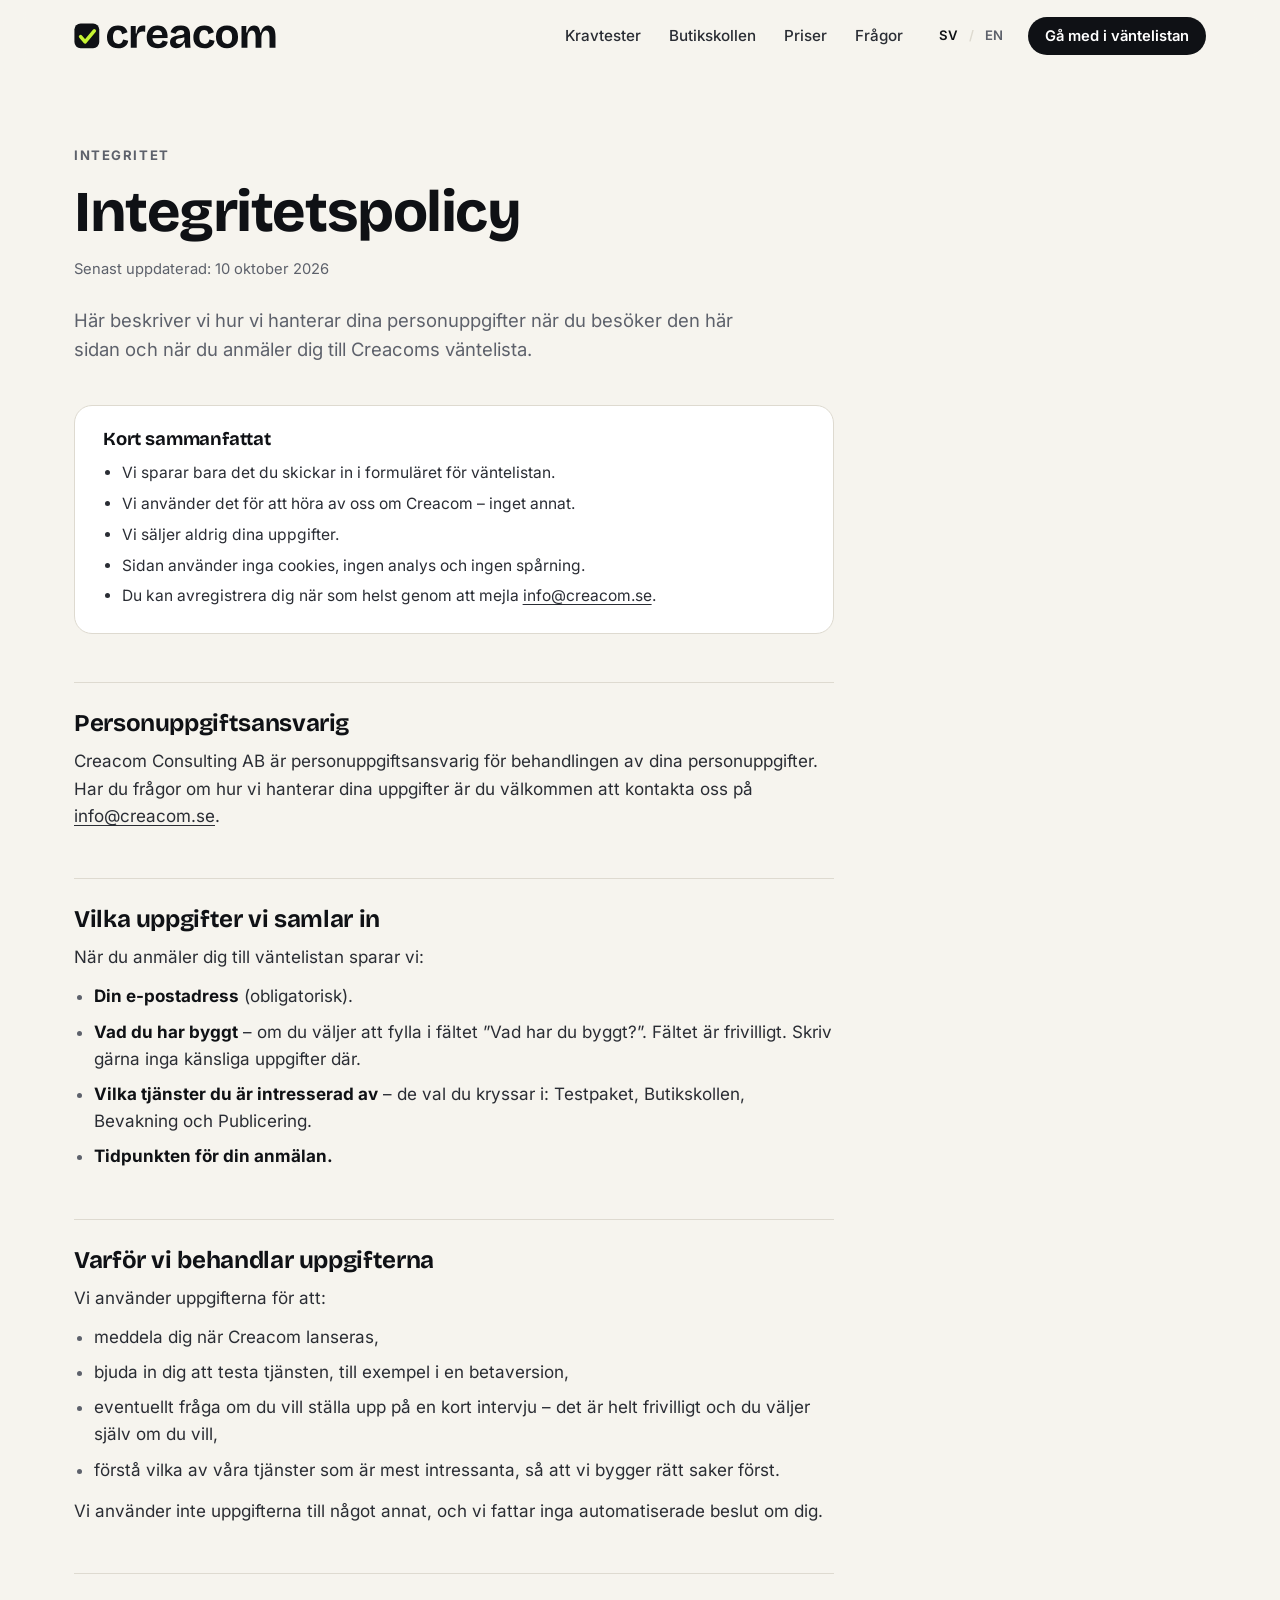
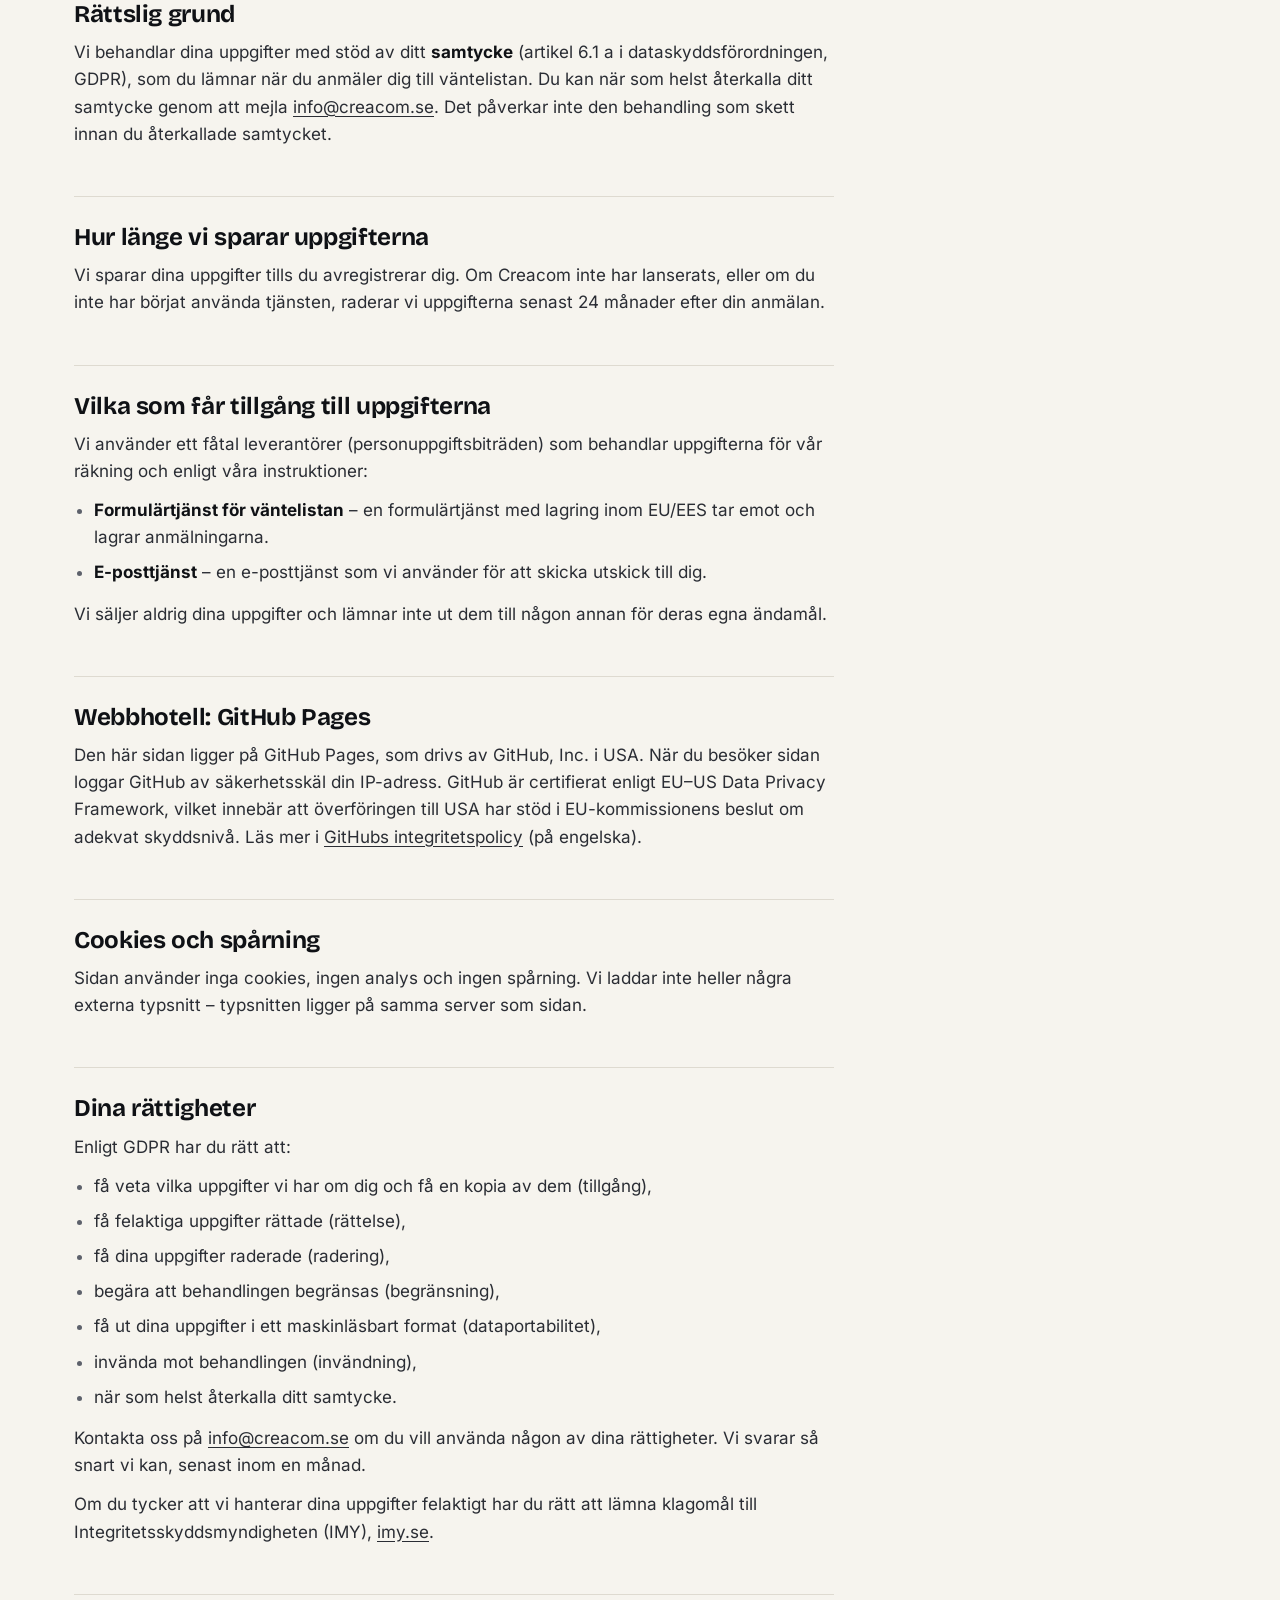
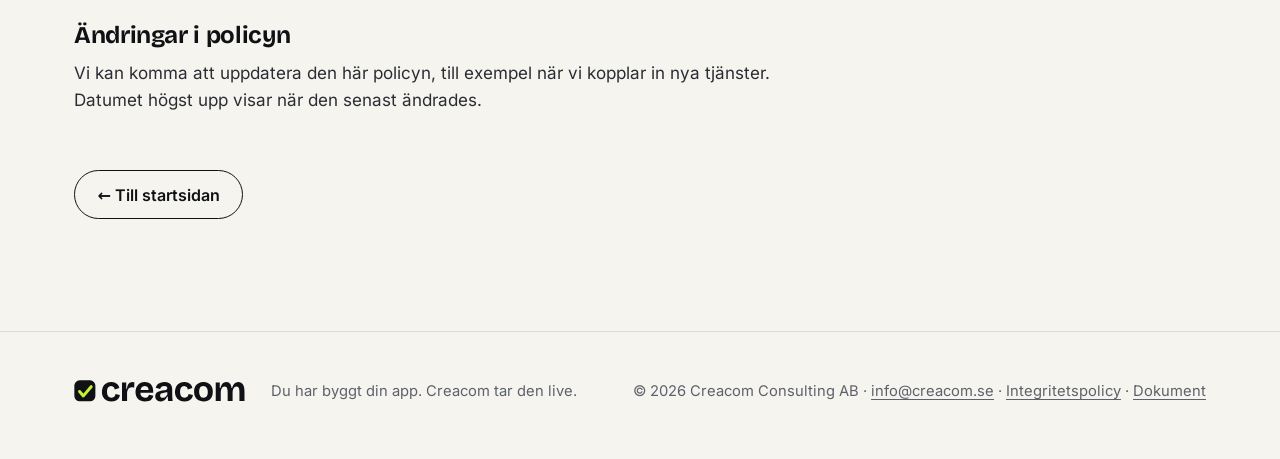
<file: integritetspolicy.html>
<!doctype html>
<html lang="sv">
<head>
<meta charset="utf-8">
<meta name="viewport" content="width=device-width, initial-scale=1">
<title>Integritetspolicy – Creacom</title>
<meta name="description" content="Så hanterar Creacom Consulting AB personuppgifter för Creacoms väntelista: vilka uppgifter vi sparar, varför, hur länge och vilka rättigheter du har.">
<meta name="theme-color" content="#F6F4EE">
<link rel="canonical" href="https://pistpejl.github.io/creacom/integritetspolicy.html">
<link rel="alternate" hreflang="sv" href="https://pistpejl.github.io/creacom/integritetspolicy.html">
<link rel="alternate" hreflang="en" href="https://pistpejl.github.io/creacom/en/privacy.html">
<link rel="alternate" hreflang="x-default" href="https://pistpejl.github.io/creacom/integritetspolicy.html">
<link rel="icon" href="favicon.svg" type="image/svg+xml">
<link rel="icon" href="assets/favicon-32.png" sizes="32x32" type="image/png">
<link rel="apple-touch-icon" href="assets/apple-touch-icon.png">
<meta property="og:type" content="website">
<meta property="og:locale" content="sv_SE">
<meta property="og:locale:alternate" content="en_GB">
<meta property="og:site_name" content="Creacom">
<meta property="og:url" content="https://pistpejl.github.io/creacom/integritetspolicy.html">
<meta property="og:title" content="Integritetspolicy – Creacom">
<meta property="og:image" content="https://pistpejl.github.io/creacom/assets/og.png">
<link rel="preload" href="assets/fonts/bricolage-grotesque-latin-wght-normal.woff2" as="font" type="font/woff2" crossorigin>
<link rel="preload" href="assets/fonts/inter-latin-wght-normal.woff2" as="font" type="font/woff2" crossorigin>
<link rel="stylesheet" href="assets/styles.css">
<script src="assets/app.js" defer></script>
</head>
<body>
<a class="skip" href="#main">Hoppa till innehållet</a>

<header class="site-header">
  <div class="wrap header-inner">
    <a class="brand" href="index.html" aria-label="Creacom – till startsidan"><svg class="logo" xmlns="http://www.w3.org/2000/svg" viewBox="-10 -598 4936.0 628" aria-hidden="true" focusable="false"><rect x="0" y="-588" width="600" height="600" rx="150" fill="#0F1115"/><path d="M150 -270.0 L258.0 -144.0 L480.0 -408.0" fill="none" stroke="#C6F432" stroke-width="86" stroke-linecap="round" stroke-linejoin="round"/><path transform="translate(750 0)" fill="currentColor" d="M308.3330078125 13.6666259765625Q240.3330078125 13.6666259765625 189.49981689453125 -6.0001220703125Q138.6666259765625 -25.6668701171875 105.16680908203125 -61.583587646484375Q71.6669921875 -97.50030517578125 54.33380126953125 -147.000244140625Q37.0006103515625 -196.50018310546875 37.0006103515625 -255.9998779296875Q37.0006103515625 -318.3330078125 54.66717529296875 -369.83294677734375Q72.333740234375 -421.3328857421875 106.08358764648438 -459.4162292480469Q139.83343505859375 -497.49957275390625 189.49993896484375 -518.2496032714844Q239.16644287109375 -538.9996337890625 304.16632080078125 -538.9996337890625Q368.332763671875 -538.9996337890625 415.5826721191406 -518.1663208007812Q462.83258056640625 -497.3330078125 492.83251953125 -459.5830383300781Q522.8324584960938 -421.83306884765625 532.9990234375 -371.6663818359375L399.50091552734375 -328.00048828125Q396.6676025390625 -359.6669921875 383.4175720214844 -381.9171447753906Q370.16754150390625 -404.16729736328125 347.7506408691406 -415.4175109863281Q325.333740234375 -426.667724609375 296.9998779296875 -426.667724609375Q268.6661376953125 -426.667724609375 247.41586303710938 -415.4175720214844Q226.16558837890625 -404.16741943359375 211.83209228515625 -382.50054931640625Q197.49859619140625 -360.83367919921875 189.91519165039062 -330.4167785644531Q182.331787109375 -299.9998779296875 182.331787109375 -261.6663818359375Q182.331787109375 -207.666259765625 196.58187866210938 -170.24935913085938Q210.83197021484375 -132.83245849609375 239.41555786132812 -113.24893188476562Q267.9991455078125 -93.6654052734375 309.9996337890625 -93.6654052734375Q349.6663818359375 -93.6654052734375 373.49993896484375 -109.33203125Q397.33349609375 -124.9986572265625 409.0837097167969 -149.1654052734375Q420.83392333984375 -173.3321533203125 423.6673583984375 -199.6658935546875L549.332275390625 -171.83294677734375Q544.4988403320312 -133.332763671875 528.2487487792969 -99.1661376953125Q511.9986572265625 -64.99951171875 482.33203125 -39.66632080078125Q452.6654052734375 -14.3331298828125 409.9156188964844 -0.333251953125Q367.16583251953125 13.6666259765625 308.3330078125 13.6666259765625ZM611.1671752929688 0.0V-253.667724609375V-525.3330078125H730.9990234375L730.9986572265625 -345.9996337890625H750.1652221679688Q757.665283203125 -413.16595458984375 777.0819396972656 -455.0826721191406Q796.4985961914062 -496.9993896484375 831.831787109375 -517.2495422363281Q867.1649780273438 -537.4996948242188 919.1647338867188 -537.4996948242188Q927.8314819335938 -537.4996948242188 938.5815734863281 -536.7496643066406Q949.3316650390625 -535.9996337890625 963.1651000976562 -533.1661987304688L957.4984741210938 -380.16851806640625Q941.8318481445312 -387.66845703125 924.165283203125 -390.2518005371094Q906.4987182617188 -392.83514404296875 892.6654052734375 -392.83514404296875Q853.4987182617188 -392.83514404296875 825.0820617675781 -375.3348388671875Q796.6654052734375 -357.83453369140625 779.4986572265625 -323.83416748046875Q762.3319091796875 -289.83380126953125 755.4983520507812 -241.3336181640625V0.0ZM1268.9996337890625 13.6666259765625Q1204.1664428710938 13.6666259765625 1153.4999389648438 -4.083404541015625Q1102.8334350585938 -21.83343505859375 1067.500244140625 -56.0001220703125Q1032.1670532226562 -90.16680908203125 1014.00048828125 -139.75009155273438Q995.8339233398438 -189.3333740234375 995.8339233398438 -252.9998779296875Q995.8339233398438 -315.49981689453125 1013.7505187988281 -367.999755859375Q1031.6671142578125 -420.49969482421875 1065.1669921875 -458.8330078125Q1098.6668701171875 -497.16632080078125 1147.8333740234375 -518.0829772949219Q1196.9998779296875 -538.9996337890625 1258.6663818359375 -538.9996337890625Q1319.666015625 -538.9996337890625 1366.4991455078125 -519.3330688476562Q1413.332275390625 -499.66650390625 1444.2488708496094 -460.83331298828125Q1475.1654663085938 -422.0001220703125 1490.1654663085938 -365.500244140625Q1505.1654663085938 -309.0003662109375 1500.8322143554688 -235.333740234375L1089.665771484375 -232.333740234375V-310.83306884765625L1417.8333129882812 -313.83306884765625L1367.3341064453125 -274.16632080078125Q1373.8340454101562 -327.50006103515625 1359.9172668457031 -361.4170227050781Q1346.00048828125 -395.333984375 1319.2502746582031 -411.4175109863281Q1292.5000610351562 -427.50103759765625 1260.1663208007812 -427.50103759765625Q1222.3326416015625 -427.50103759765625 1193.9157409667969 -407.2508850097656Q1165.4988403320312 -387.000732421875 1149.4987182617188 -348.7504577636719Q1133.4985961914062 -310.50018310546875 1133.4985961914062 -255.49981689453125Q1133.4985961914062 -170.99951171875 1170.3320922851562 -131.08248901367188Q1207.1655883789062 -91.16546630859375 1268.4996948242188 -91.16546630859375Q1296.8331909179688 -91.16546630859375 1316.1666870117188 -98.66546630859375Q1335.5001831054688 -106.16546630859375 1348.2503356933594 -118.16552734375Q1361.00048828125 -130.16558837890625 1368.5839538574219 -145.16571044921875Q1376.1674194335938 -160.16583251953125 1380.66748046875 -175.16607666015625L1505.4989624023438 -147.999755859375Q1496.9989013671875 -111.16644287109375 1479.4155578613281 -81.58316040039062Q1461.8322143554688 -51.9998779296875 1432.832275390625 -30.416595458984375Q1403.8323364257812 -8.83331298828125 1363.6658325195312 2.416656494140625Q1323.4993286132812 13.6666259765625 1268.9996337890625 13.6666259765625ZM1709.1670532226562 13.6666259765625Q1665.5004272460938 13.6666259765625 1631.5004272460938 -3.5Q1597.5004272460938 -20.6666259765625 1578.333740234375 -53.99993896484375Q1559.1670532226562 -87.333251953125 1559.1670532226562 -135.6666259765625Q1559.1670532226562 -178.6663818359375 1575.5835876464844 -207.8330078125Q1592.0001220703125 -236.9996337890625 1624.2499694824219 -255.08303833007812Q1656.4998168945312 -273.16644287109375 1703.0830993652344 -285.16650390625Q1749.6663818359375 -297.16656494140625 1810.8331909179688 -305.9998779296875Q1841.666748046875 -310.9998779296875 1862.0835266113281 -315.66656494140625Q1882.5003051757812 -320.333251953125 1892.7503356933594 -330.6666259765625Q1903.0003662109375 -341.0 1903.0003662109375 -361.16680908203125Q1903.0003662109375 -389.16717529296875 1883.0834655761719 -409.2507629394531Q1863.1665649414062 -429.3343505859375 1819.1660766601562 -429.3343505859375Q1790.8327026367188 -429.3343505859375 1766.5824890136719 -419.3343505859375Q1742.332275390625 -409.3343505859375 1724.7487487792969 -389.16754150390625Q1707.1652221679688 -369.000732421875 1699.4985961914062 -338.3336181640625L1572.1670532226562 -376.83319091796875Q1583.6668701171875 -417.3330078125 1605.9167175292969 -447.7496032714844Q1628.1665649414062 -478.16619873046875 1660.0830993652344 -498.7495422363281Q1691.9996337890625 -519.3328857421875 1733.6661987304688 -529.166259765625Q1775.332763671875 -538.9996337890625 1822.8327026367188 -538.9996337890625Q1899.332275390625 -538.9996337890625 1947.9987182617188 -514.4164123535156Q1996.6651611328125 -489.83319091796875 2020.4150695800781 -438.33343505859375Q2044.1649780273438 -386.83367919921875 2044.1649780273438 -306.000732421875V-216.6663818359375Q2044.1649780273438 -181.83319091796875 2045.6649780273438 -145.33319091796875Q2047.1649780273438 -108.83319091796875 2049.748321533203 -72.24984741210938Q2052.3316650390625 -35.66650390625 2056.1649780273438 0.0H1928.666748046875Q1924.8334350585938 -25.16693115234375 1921.2501525878906 -57.583587646484375Q1917.6668701171875 -90.000244140625 1915.8335571289062 -123.6668701171875H1898.5004272460938Q1884.333740234375 -85.83355712890625 1858.1671142578125 -54.083526611328125Q1832.00048828125 -22.33349609375 1794.5838317871094 -4.33343505859375Q1757.1671752929688 13.6666259765625 1709.1670532226562 13.6666259765625ZM1770.6656494140625 -90.16546630859375Q1789.4990844726562 -90.16546630859375 1809.0825500488281 -96.8321533203125Q1828.666015625 -103.49884033203125 1847.0828552246094 -116.08230590820312Q1865.4996948242188 -128.665771484375 1880.9998779296875 -147.74935913085938Q1896.5000610351562 -166.83294677734375 1905.6669921875 -190.50006103515625L1904.0003662109375 -274.83404541015625L1927.5005493164062 -269.83404541015625Q1909.1672973632812 -256.83392333984375 1885.2505187988281 -249.50054931640625Q1861.333740234375 -242.16717529296875 1835.7501525878906 -238.00048828125Q1810.1665649414062 -233.83380126953125 1785.2496032714844 -229.00042724609375Q1760.3326416015625 -224.16705322265625 1740.5823669433594 -216.3336181640625Q1720.8320922851562 -208.50018310546875 1709.3319091796875 -194.74996948242188Q1697.8317260742188 -180.999755859375 1697.8317260742188 -156.9993896484375Q1697.8317260742188 -125.9990234375 1718.1652221679688 -108.08224487304688Q1738.4987182617188 -90.16546630859375 1770.6656494140625 -90.16546630859375ZM2394.3330078125 13.6666259765625Q2326.3330078125 13.6666259765625 2275.4998168945312 -6.0001220703125Q2224.6666259765625 -25.6668701171875 2191.1668090820312 -61.583587646484375Q2157.6669921875 -97.50030517578125 2140.3338012695312 -147.000244140625Q2123.0006103515625 -196.50018310546875 2123.0006103515625 -255.9998779296875Q2123.0006103515625 -318.3330078125 2140.6671752929688 -369.83294677734375Q2158.333740234375 -421.3328857421875 2192.0835876464844 -459.4162292480469Q2225.8334350585938 -497.49957275390625 2275.4999389648438 -518.2496032714844Q2325.1664428710938 -538.9996337890625 2390.1663208007812 -538.9996337890625Q2454.332763671875 -538.9996337890625 2501.5826721191406 -518.1663208007812Q2548.8325805664062 -497.3330078125 2578.83251953125 -459.5830383300781Q2608.8324584960938 -421.83306884765625 2618.9990234375 -371.6663818359375L2485.5009155273438 -328.00048828125Q2482.6676025390625 -359.6669921875 2469.4175720214844 -381.9171447753906Q2456.1675415039062 -404.16729736328125 2433.7506408691406 -415.4175109863281Q2411.333740234375 -426.667724609375 2382.9998779296875 -426.667724609375Q2354.6661376953125 -426.667724609375 2333.4158630371094 -415.4175720214844Q2312.1655883789062 -404.16741943359375 2297.8320922851562 -382.50054931640625Q2283.4985961914062 -360.83367919921875 2275.9151916503906 -330.4167785644531Q2268.331787109375 -299.9998779296875 2268.331787109375 -261.6663818359375Q2268.331787109375 -207.666259765625 2282.5818786621094 -170.24935913085938Q2296.8319702148438 -132.83245849609375 2325.415557861328 -113.24893188476562Q2353.9991455078125 -93.6654052734375 2395.9996337890625 -93.6654052734375Q2435.6663818359375 -93.6654052734375 2459.4999389648438 -109.33203125Q2483.33349609375 -124.9986572265625 2495.083709716797 -149.1654052734375Q2506.8339233398438 -173.3321533203125 2509.6673583984375 -199.6658935546875L2635.332275390625 -171.83294677734375Q2630.4988403320312 -133.332763671875 2614.248748779297 -99.1661376953125Q2597.9986572265625 -64.99951171875 2568.33203125 -39.66632080078125Q2538.6654052734375 -14.3331298828125 2495.9156188964844 -0.333251953125Q2453.1658325195312 13.6666259765625 2394.3330078125 13.6666259765625ZM2934.9998779296875 13.6666259765625Q2856.666748046875 13.6666259765625 2796.4169006347656 -17.666748046875Q2736.1670532226562 -49.0001220703125 2702.00048828125 -110.75009155273438Q2667.8339233398438 -172.50006103515625 2667.8339233398438 -263.9998779296875Q2667.8339233398438 -356.3331298828125 2702.417205810547 -417.33306884765625Q2737.00048828125 -478.3330078125 2797.5836486816406 -508.66632080078125Q2858.1668090820312 -538.9996337890625 2935.4998168945312 -538.9996337890625Q3013.1661987304688 -538.9996337890625 3073.8327026367188 -507.9162902832031Q3134.4992065429688 -476.83294677734375 3168.9991455078125 -415.4996337890625Q3203.4990844726562 -354.16632080078125 3203.4990844726562 -262.16644287109375Q3203.4990844726562 -168.6666259765625 3168.33251953125 -107.16668701171875Q3133.1659545898438 -45.666748046875 3072.1661376953125 -16.00006103515625Q3011.1663208007812 13.6666259765625 2934.9998779296875 13.6666259765625ZM2939.66650390625 -92.83209228515625Q2978.6668701171875 -92.83209228515625 3005.250518798828 -110.99896240234375Q3031.8341674804688 -129.16583251953125 3045.5010375976562 -165.49945068359375Q3059.1679077148438 -201.83306884765625 3059.1679077148438 -254.0Q3059.1679077148438 -309.000244140625 3044.5843811035156 -347.50048828125Q3030.0008544921875 -386.000732421875 3001.8338623046875 -406.7508850097656Q2973.6668701171875 -427.50103759765625 2930.9998779296875 -427.50103759765625Q2893.99951171875 -427.50103759765625 2866.9158630371094 -409.5841979980469Q2839.8322143554688 -391.6673583984375 2826.082000732422 -355.5837707519531Q2812.331787109375 -319.50018310546875 2812.331787109375 -265.9998779296875Q2812.331787109375 -180.99951171875 2846.16552734375 -136.91580200195312Q2879.999267578125 -92.83209228515625 2939.66650390625 -92.83209228515625ZM3286.1671752929688 0.0V-335.83270263671875V-525.3330078125H3401.8324584960938L3401.1654663085938 -368.16607666015625H3420.1653442382812Q3433.9986572265625 -425.49945068359375 3456.8319702148438 -463.49951171875Q3479.665283203125 -501.49957275390625 3512.4985961914062 -520.2496032714844Q3545.3319091796875 -538.9996337890625 3588.8318481445312 -538.9996337890625Q3635.665283203125 -538.9996337890625 3666.4986572265625 -518.3328247070312Q3697.33203125 -497.666015625 3714.7486267089844 -459.66595458984375Q3732.1652221679688 -421.6658935546875 3736.8317260742188 -368.83282470703125H3753.4983520507812Q3768.33154296875 -426.9993896484375 3793.414764404297 -464.9161071777344Q3818.4979858398438 -502.83282470703125 3854.1646118164062 -520.9162292480469Q3889.8312377929688 -538.9996337890625 3932.1646118164062 -538.9996337890625Q3975.8311157226562 -538.9996337890625 4008.4976806640625 -521.8330078125Q4041.1642456054688 -504.6663818359375 4063.247528076172 -470.99981689453125Q4085.330810546875 -437.333251953125 4096.164123535156 -387.166748046875Q4106.9974365234375 -337.000244140625 4106.9974365234375 -271.00048828125V0.0H3962.666259765625V-253.16741943359375Q3962.666259765625 -307.6676025390625 3953.5828552246094 -343.667724609375Q3944.4994506835938 -379.6678466796875 3925.5826721191406 -397.66790771484375Q3906.6658935546875 -415.66796875 3877.665771484375 -415.66796875Q3844.1655883789062 -415.66796875 3819.9987182617188 -393.5845031738281Q3795.8318481445312 -371.50103759765625 3782.1649780273438 -332.00079345703125Q3768.4981079101562 -292.50054931640625 3767.1646118164062 -242.83355712890625V0.0H3626.1666870117188V-248.50054931640625Q3626.1666870117188 -305.3341064453125 3616.3333129882812 -341.83428955078125Q3606.4999389648438 -378.33447265625 3587.16650390625 -397.001220703125Q3567.8330688476562 -415.66796875 3538.4995727539062 -415.66796875Q3504.4993286132812 -415.66796875 3480.665771484375 -393.16778564453125Q3456.8322143554688 -370.6676025390625 3443.9153747558594 -330.833984375Q3430.99853515625 -291.0003662109375 3429.6650390625 -241.83343505859375V0.0Z"/></svg></a>
    <nav class="nav" aria-label="Huvudmeny">
      <a href="index.html#kravtester">Kravtester</a>
      <a href="index.html#butikskollen">Butikskollen</a>
      <a href="index.html#priser">Priser</a>
      <a href="index.html#fragor">Frågor</a>
    </nav>
    <nav class="lang" aria-label="Språk">
      <span class="lang-current" aria-current="true"><span aria-hidden="true">SV</span><span class="sr-only">Svenska</span></span>
      <span class="lang-sep" aria-hidden="true">/</span>
      <a href="en/privacy.html" hreflang="en" lang="en"><span aria-hidden="true">EN</span><span class="sr-only">English</span></a>
    </nav>
    <a class="btn btn-sm btn-ink header-cta" href="index.html#vantelista"><span class="lbl-long">Gå med i väntelistan</span><span class="lbl-short">Väntelista</span></a>
  </div>
</header>

<main id="main" class="legal">
  <div class="wrap">
    <article class="legal-inner" aria-labelledby="policy-h">
      <p class="kicker">Integritet</p>
      <h1 id="policy-h">Integritetspolicy</h1>
      <p class="updated">Senast uppdaterad: <time datetime="2026-10-10">10 oktober 2026</time></p>
      <p class="section-lede">Här beskriver vi hur vi hanterar dina personuppgifter när du besöker den här sidan och när du anmäler dig till Creacoms väntelista.</p>

      <section class="legal-summary" aria-labelledby="kort-h">
        <h2 id="kort-h">Kort sammanfattat</h2>
        <ul>
          <li>Vi sparar bara det du skickar in i formuläret för väntelistan.</li>
          <li>Vi använder det för att höra av oss om Creacom – inget annat.</li>
          <li>Vi säljer aldrig dina uppgifter.</li>
          <li>Sidan använder inga cookies, ingen analys och ingen spårning.</li>
          <li>Du kan avregistrera dig när som helst genom att mejla <a href="mailto:info@creacom.se" data-contact-email>info@creacom.se</a>.</li>
        </ul>
      </section>

      <div class="legal-body">
        <section aria-labelledby="ansvarig-h">
          <h2 id="ansvarig-h">Personuppgiftsansvarig</h2>
          <p>Creacom Consulting AB är personuppgiftsansvarig för behandlingen av dina personuppgifter. Har du frågor om hur vi hanterar dina uppgifter är du välkommen att kontakta oss på <a href="mailto:info@creacom.se" data-contact-email>info@creacom.se</a>.</p>
        </section>

        <section aria-labelledby="uppgifter-h">
          <h2 id="uppgifter-h">Vilka uppgifter vi samlar in</h2>
          <p>När du anmäler dig till väntelistan sparar vi:</p>
          <ul>
            <li><strong>Din e-postadress</strong> (obligatorisk).</li>
            <li><strong>Vad du har byggt</strong> – om du väljer att fylla i fältet ”Vad har du byggt?”. Fältet är frivilligt. Skriv gärna inga känsliga uppgifter där.</li>
            <li><strong>Vilka tjänster du är intresserad av</strong> – de val du kryssar i: Testpaket, Butikskollen, Bevakning och Publicering.</li>
            <li><strong>Tidpunkten för din anmälan.</strong></li>
          </ul>
        </section>

        <section aria-labelledby="syfte-h">
          <h2 id="syfte-h">Varför vi behandlar uppgifterna</h2>
          <p>Vi använder uppgifterna för att:</p>
          <ul>
            <li>meddela dig när Creacom lanseras,</li>
            <li>bjuda in dig att testa tjänsten, till exempel i en betaversion,</li>
            <li>eventuellt fråga om du vill ställa upp på en kort intervju – det är helt frivilligt och du väljer själv om du vill,</li>
            <li>förstå vilka av våra tjänster som är mest intressanta, så att vi bygger rätt saker först.</li>
          </ul>
          <p>Vi använder inte uppgifterna till något annat, och vi fattar inga automatiserade beslut om dig.</p>
        </section>

        <section aria-labelledby="grund-h">
          <h2 id="grund-h">Rättslig grund</h2>
          <p>Vi behandlar dina uppgifter med stöd av ditt <strong>samtycke</strong> (artikel 6.1 a i dataskyddsförordningen, GDPR), som du lämnar när du anmäler dig till väntelistan. Du kan när som helst återkalla ditt samtycke genom att mejla <a href="mailto:info@creacom.se" data-contact-email>info@creacom.se</a>. Det påverkar inte den behandling som skett innan du återkallade samtycket.</p>
        </section>

        <section aria-labelledby="lagring-h">
          <h2 id="lagring-h">Hur länge vi sparar uppgifterna</h2>
          <p>Vi sparar dina uppgifter tills du avregistrerar dig. Om Creacom inte har lanserats, eller om du inte har börjat använda tjänsten, raderar vi uppgifterna senast 24 månader efter din anmälan.</p>
        </section>

        <section aria-labelledby="mottagare-h">
          <h2 id="mottagare-h">Vilka som får tillgång till uppgifterna</h2>
          <p>Vi använder ett fåtal leverantörer (personuppgiftsbiträden) som behandlar uppgifterna för vår räkning och enligt våra instruktioner:</p>
          <ul>
            <!-- TODO: Namnge formulärtjänsten (t.ex. Tally) när den kopplats in via FORM_ENDPOINT i assets/app.js, och bekräfta att lagringen sker inom EU/EES. -->
            <li><strong>Formulärtjänst för väntelistan</strong> – en formulärtjänst med lagring inom EU/EES tar emot och lagrar anmälningarna.</li>
            <!-- TODO: Namnge e-posttjänsten för utskick när den valts, och ange var uppgifterna lagras (och ev. överföringsgrund om lagring sker utanför EU/EES). -->
            <li><strong>E-posttjänst</strong> – en e-posttjänst som vi använder för att skicka utskick till dig.</li>
          </ul>
          <p>Vi säljer aldrig dina uppgifter och lämnar inte ut dem till någon annan för deras egna ändamål.</p>
        </section>

        <section aria-labelledby="webbhotell-h">
          <h2 id="webbhotell-h">Webbhotell: GitHub Pages</h2>
          <p>Den här sidan ligger på GitHub Pages, som drivs av GitHub, Inc. i USA. När du besöker sidan loggar GitHub av säkerhetsskäl din IP-adress. GitHub är certifierat enligt EU–US Data Privacy Framework, vilket innebär att överföringen till USA har stöd i EU-kommissionens beslut om adekvat skyddsnivå. Läs mer i <a href="https://docs.github.com/en/site-policy/privacy-policies/github-general-privacy-statement" rel="noopener">GitHubs integritetspolicy</a> (på engelska).</p>
        </section>

        <section aria-labelledby="cookies-h">
          <h2 id="cookies-h">Cookies och spårning</h2>
          <p>Sidan använder inga cookies, ingen analys och ingen spårning. Vi laddar inte heller några externa typsnitt – typsnitten ligger på samma server som sidan.</p>
        </section>

        <section aria-labelledby="rattigheter-h">
          <h2 id="rattigheter-h">Dina rättigheter</h2>
          <p>Enligt GDPR har du rätt att:</p>
          <ul>
            <li>få veta vilka uppgifter vi har om dig och få en kopia av dem (tillgång),</li>
            <li>få felaktiga uppgifter rättade (rättelse),</li>
            <li>få dina uppgifter raderade (radering),</li>
            <li>begära att behandlingen begränsas (begränsning),</li>
            <li>få ut dina uppgifter i ett maskinläsbart format (dataportabilitet),</li>
            <li>invända mot behandlingen (invändning),</li>
            <li>när som helst återkalla ditt samtycke.</li>
          </ul>
          <p>Kontakta oss på <a href="mailto:info@creacom.se" data-contact-email>info@creacom.se</a> om du vill använda någon av dina rättigheter. Vi svarar så snart vi kan, senast inom en månad.</p>
          <p>Om du tycker att vi hanterar dina uppgifter felaktigt har du rätt att lämna klagomål till Integritetsskyddsmyndigheten (IMY), <a href="https://www.imy.se/" rel="noopener">imy.se</a>.</p>
        </section>

        <section aria-labelledby="andringar-h">
          <h2 id="andringar-h">Ändringar i policyn</h2>
          <p>Vi kan komma att uppdatera den här policyn, till exempel när vi kopplar in nya tjänster. Datumet högst upp visar när den senast ändrades.</p>
        </section>
      </div>

      <p class="legal-back"><a class="btn btn-ghost" href="index.html">← Till startsidan</a></p>
    </article>
  </div>
</main>

<footer class="site-footer">
  <div class="wrap footer-inner">
    <a class="brand" href="index.html" aria-label="Creacom – till startsidan"><svg class="logo" xmlns="http://www.w3.org/2000/svg" viewBox="-10 -598 4936.0 628" aria-hidden="true" focusable="false"><rect x="0" y="-588" width="600" height="600" rx="150" fill="#0F1115"/><path d="M150 -270.0 L258.0 -144.0 L480.0 -408.0" fill="none" stroke="#C6F432" stroke-width="86" stroke-linecap="round" stroke-linejoin="round"/><path transform="translate(750 0)" fill="currentColor" d="M308.3330078125 13.6666259765625Q240.3330078125 13.6666259765625 189.49981689453125 -6.0001220703125Q138.6666259765625 -25.6668701171875 105.16680908203125 -61.583587646484375Q71.6669921875 -97.50030517578125 54.33380126953125 -147.000244140625Q37.0006103515625 -196.50018310546875 37.0006103515625 -255.9998779296875Q37.0006103515625 -318.3330078125 54.66717529296875 -369.83294677734375Q72.333740234375 -421.3328857421875 106.08358764648438 -459.4162292480469Q139.83343505859375 -497.49957275390625 189.49993896484375 -518.2496032714844Q239.16644287109375 -538.9996337890625 304.16632080078125 -538.9996337890625Q368.332763671875 -538.9996337890625 415.5826721191406 -518.1663208007812Q462.83258056640625 -497.3330078125 492.83251953125 -459.5830383300781Q522.8324584960938 -421.83306884765625 532.9990234375 -371.6663818359375L399.50091552734375 -328.00048828125Q396.6676025390625 -359.6669921875 383.4175720214844 -381.9171447753906Q370.16754150390625 -404.16729736328125 347.7506408691406 -415.4175109863281Q325.333740234375 -426.667724609375 296.9998779296875 -426.667724609375Q268.6661376953125 -426.667724609375 247.41586303710938 -415.4175720214844Q226.16558837890625 -404.16741943359375 211.83209228515625 -382.50054931640625Q197.49859619140625 -360.83367919921875 189.91519165039062 -330.4167785644531Q182.331787109375 -299.9998779296875 182.331787109375 -261.6663818359375Q182.331787109375 -207.666259765625 196.58187866210938 -170.24935913085938Q210.83197021484375 -132.83245849609375 239.41555786132812 -113.24893188476562Q267.9991455078125 -93.6654052734375 309.9996337890625 -93.6654052734375Q349.6663818359375 -93.6654052734375 373.49993896484375 -109.33203125Q397.33349609375 -124.9986572265625 409.0837097167969 -149.1654052734375Q420.83392333984375 -173.3321533203125 423.6673583984375 -199.6658935546875L549.332275390625 -171.83294677734375Q544.4988403320312 -133.332763671875 528.2487487792969 -99.1661376953125Q511.9986572265625 -64.99951171875 482.33203125 -39.66632080078125Q452.6654052734375 -14.3331298828125 409.9156188964844 -0.333251953125Q367.16583251953125 13.6666259765625 308.3330078125 13.6666259765625ZM611.1671752929688 0.0V-253.667724609375V-525.3330078125H730.9990234375L730.9986572265625 -345.9996337890625H750.1652221679688Q757.665283203125 -413.16595458984375 777.0819396972656 -455.0826721191406Q796.4985961914062 -496.9993896484375 831.831787109375 -517.2495422363281Q867.1649780273438 -537.4996948242188 919.1647338867188 -537.4996948242188Q927.8314819335938 -537.4996948242188 938.5815734863281 -536.7496643066406Q949.3316650390625 -535.9996337890625 963.1651000976562 -533.1661987304688L957.4984741210938 -380.16851806640625Q941.8318481445312 -387.66845703125 924.165283203125 -390.2518005371094Q906.4987182617188 -392.83514404296875 892.6654052734375 -392.83514404296875Q853.4987182617188 -392.83514404296875 825.0820617675781 -375.3348388671875Q796.6654052734375 -357.83453369140625 779.4986572265625 -323.83416748046875Q762.3319091796875 -289.83380126953125 755.4983520507812 -241.3336181640625V0.0ZM1268.9996337890625 13.6666259765625Q1204.1664428710938 13.6666259765625 1153.4999389648438 -4.083404541015625Q1102.8334350585938 -21.83343505859375 1067.500244140625 -56.0001220703125Q1032.1670532226562 -90.16680908203125 1014.00048828125 -139.75009155273438Q995.8339233398438 -189.3333740234375 995.8339233398438 -252.9998779296875Q995.8339233398438 -315.49981689453125 1013.7505187988281 -367.999755859375Q1031.6671142578125 -420.49969482421875 1065.1669921875 -458.8330078125Q1098.6668701171875 -497.16632080078125 1147.8333740234375 -518.0829772949219Q1196.9998779296875 -538.9996337890625 1258.6663818359375 -538.9996337890625Q1319.666015625 -538.9996337890625 1366.4991455078125 -519.3330688476562Q1413.332275390625 -499.66650390625 1444.2488708496094 -460.83331298828125Q1475.1654663085938 -422.0001220703125 1490.1654663085938 -365.500244140625Q1505.1654663085938 -309.0003662109375 1500.8322143554688 -235.333740234375L1089.665771484375 -232.333740234375V-310.83306884765625L1417.8333129882812 -313.83306884765625L1367.3341064453125 -274.16632080078125Q1373.8340454101562 -327.50006103515625 1359.9172668457031 -361.4170227050781Q1346.00048828125 -395.333984375 1319.2502746582031 -411.4175109863281Q1292.5000610351562 -427.50103759765625 1260.1663208007812 -427.50103759765625Q1222.3326416015625 -427.50103759765625 1193.9157409667969 -407.2508850097656Q1165.4988403320312 -387.000732421875 1149.4987182617188 -348.7504577636719Q1133.4985961914062 -310.50018310546875 1133.4985961914062 -255.49981689453125Q1133.4985961914062 -170.99951171875 1170.3320922851562 -131.08248901367188Q1207.1655883789062 -91.16546630859375 1268.4996948242188 -91.16546630859375Q1296.8331909179688 -91.16546630859375 1316.1666870117188 -98.66546630859375Q1335.5001831054688 -106.16546630859375 1348.2503356933594 -118.16552734375Q1361.00048828125 -130.16558837890625 1368.5839538574219 -145.16571044921875Q1376.1674194335938 -160.16583251953125 1380.66748046875 -175.16607666015625L1505.4989624023438 -147.999755859375Q1496.9989013671875 -111.16644287109375 1479.4155578613281 -81.58316040039062Q1461.8322143554688 -51.9998779296875 1432.832275390625 -30.416595458984375Q1403.8323364257812 -8.83331298828125 1363.6658325195312 2.416656494140625Q1323.4993286132812 13.6666259765625 1268.9996337890625 13.6666259765625ZM1709.1670532226562 13.6666259765625Q1665.5004272460938 13.6666259765625 1631.5004272460938 -3.5Q1597.5004272460938 -20.6666259765625 1578.333740234375 -53.99993896484375Q1559.1670532226562 -87.333251953125 1559.1670532226562 -135.6666259765625Q1559.1670532226562 -178.6663818359375 1575.5835876464844 -207.8330078125Q1592.0001220703125 -236.9996337890625 1624.2499694824219 -255.08303833007812Q1656.4998168945312 -273.16644287109375 1703.0830993652344 -285.16650390625Q1749.6663818359375 -297.16656494140625 1810.8331909179688 -305.9998779296875Q1841.666748046875 -310.9998779296875 1862.0835266113281 -315.66656494140625Q1882.5003051757812 -320.333251953125 1892.7503356933594 -330.6666259765625Q1903.0003662109375 -341.0 1903.0003662109375 -361.16680908203125Q1903.0003662109375 -389.16717529296875 1883.0834655761719 -409.2507629394531Q1863.1665649414062 -429.3343505859375 1819.1660766601562 -429.3343505859375Q1790.8327026367188 -429.3343505859375 1766.5824890136719 -419.3343505859375Q1742.332275390625 -409.3343505859375 1724.7487487792969 -389.16754150390625Q1707.1652221679688 -369.000732421875 1699.4985961914062 -338.3336181640625L1572.1670532226562 -376.83319091796875Q1583.6668701171875 -417.3330078125 1605.9167175292969 -447.7496032714844Q1628.1665649414062 -478.16619873046875 1660.0830993652344 -498.7495422363281Q1691.9996337890625 -519.3328857421875 1733.6661987304688 -529.166259765625Q1775.332763671875 -538.9996337890625 1822.8327026367188 -538.9996337890625Q1899.332275390625 -538.9996337890625 1947.9987182617188 -514.4164123535156Q1996.6651611328125 -489.83319091796875 2020.4150695800781 -438.33343505859375Q2044.1649780273438 -386.83367919921875 2044.1649780273438 -306.000732421875V-216.6663818359375Q2044.1649780273438 -181.83319091796875 2045.6649780273438 -145.33319091796875Q2047.1649780273438 -108.83319091796875 2049.748321533203 -72.24984741210938Q2052.3316650390625 -35.66650390625 2056.1649780273438 0.0H1928.666748046875Q1924.8334350585938 -25.16693115234375 1921.2501525878906 -57.583587646484375Q1917.6668701171875 -90.000244140625 1915.8335571289062 -123.6668701171875H1898.5004272460938Q1884.333740234375 -85.83355712890625 1858.1671142578125 -54.083526611328125Q1832.00048828125 -22.33349609375 1794.5838317871094 -4.33343505859375Q1757.1671752929688 13.6666259765625 1709.1670532226562 13.6666259765625ZM1770.6656494140625 -90.16546630859375Q1789.4990844726562 -90.16546630859375 1809.0825500488281 -96.8321533203125Q1828.666015625 -103.49884033203125 1847.0828552246094 -116.08230590820312Q1865.4996948242188 -128.665771484375 1880.9998779296875 -147.74935913085938Q1896.5000610351562 -166.83294677734375 1905.6669921875 -190.50006103515625L1904.0003662109375 -274.83404541015625L1927.5005493164062 -269.83404541015625Q1909.1672973632812 -256.83392333984375 1885.2505187988281 -249.50054931640625Q1861.333740234375 -242.16717529296875 1835.7501525878906 -238.00048828125Q1810.1665649414062 -233.83380126953125 1785.2496032714844 -229.00042724609375Q1760.3326416015625 -224.16705322265625 1740.5823669433594 -216.3336181640625Q1720.8320922851562 -208.50018310546875 1709.3319091796875 -194.74996948242188Q1697.8317260742188 -180.999755859375 1697.8317260742188 -156.9993896484375Q1697.8317260742188 -125.9990234375 1718.1652221679688 -108.08224487304688Q1738.4987182617188 -90.16546630859375 1770.6656494140625 -90.16546630859375ZM2394.3330078125 13.6666259765625Q2326.3330078125 13.6666259765625 2275.4998168945312 -6.0001220703125Q2224.6666259765625 -25.6668701171875 2191.1668090820312 -61.583587646484375Q2157.6669921875 -97.50030517578125 2140.3338012695312 -147.000244140625Q2123.0006103515625 -196.50018310546875 2123.0006103515625 -255.9998779296875Q2123.0006103515625 -318.3330078125 2140.6671752929688 -369.83294677734375Q2158.333740234375 -421.3328857421875 2192.0835876464844 -459.4162292480469Q2225.8334350585938 -497.49957275390625 2275.4999389648438 -518.2496032714844Q2325.1664428710938 -538.9996337890625 2390.1663208007812 -538.9996337890625Q2454.332763671875 -538.9996337890625 2501.5826721191406 -518.1663208007812Q2548.8325805664062 -497.3330078125 2578.83251953125 -459.5830383300781Q2608.8324584960938 -421.83306884765625 2618.9990234375 -371.6663818359375L2485.5009155273438 -328.00048828125Q2482.6676025390625 -359.6669921875 2469.4175720214844 -381.9171447753906Q2456.1675415039062 -404.16729736328125 2433.7506408691406 -415.4175109863281Q2411.333740234375 -426.667724609375 2382.9998779296875 -426.667724609375Q2354.6661376953125 -426.667724609375 2333.4158630371094 -415.4175720214844Q2312.1655883789062 -404.16741943359375 2297.8320922851562 -382.50054931640625Q2283.4985961914062 -360.83367919921875 2275.9151916503906 -330.4167785644531Q2268.331787109375 -299.9998779296875 2268.331787109375 -261.6663818359375Q2268.331787109375 -207.666259765625 2282.5818786621094 -170.24935913085938Q2296.8319702148438 -132.83245849609375 2325.415557861328 -113.24893188476562Q2353.9991455078125 -93.6654052734375 2395.9996337890625 -93.6654052734375Q2435.6663818359375 -93.6654052734375 2459.4999389648438 -109.33203125Q2483.33349609375 -124.9986572265625 2495.083709716797 -149.1654052734375Q2506.8339233398438 -173.3321533203125 2509.6673583984375 -199.6658935546875L2635.332275390625 -171.83294677734375Q2630.4988403320312 -133.332763671875 2614.248748779297 -99.1661376953125Q2597.9986572265625 -64.99951171875 2568.33203125 -39.66632080078125Q2538.6654052734375 -14.3331298828125 2495.9156188964844 -0.333251953125Q2453.1658325195312 13.6666259765625 2394.3330078125 13.6666259765625ZM2934.9998779296875 13.6666259765625Q2856.666748046875 13.6666259765625 2796.4169006347656 -17.666748046875Q2736.1670532226562 -49.0001220703125 2702.00048828125 -110.75009155273438Q2667.8339233398438 -172.50006103515625 2667.8339233398438 -263.9998779296875Q2667.8339233398438 -356.3331298828125 2702.417205810547 -417.33306884765625Q2737.00048828125 -478.3330078125 2797.5836486816406 -508.66632080078125Q2858.1668090820312 -538.9996337890625 2935.4998168945312 -538.9996337890625Q3013.1661987304688 -538.9996337890625 3073.8327026367188 -507.9162902832031Q3134.4992065429688 -476.83294677734375 3168.9991455078125 -415.4996337890625Q3203.4990844726562 -354.16632080078125 3203.4990844726562 -262.16644287109375Q3203.4990844726562 -168.6666259765625 3168.33251953125 -107.16668701171875Q3133.1659545898438 -45.666748046875 3072.1661376953125 -16.00006103515625Q3011.1663208007812 13.6666259765625 2934.9998779296875 13.6666259765625ZM2939.66650390625 -92.83209228515625Q2978.6668701171875 -92.83209228515625 3005.250518798828 -110.99896240234375Q3031.8341674804688 -129.16583251953125 3045.5010375976562 -165.49945068359375Q3059.1679077148438 -201.83306884765625 3059.1679077148438 -254.0Q3059.1679077148438 -309.000244140625 3044.5843811035156 -347.50048828125Q3030.0008544921875 -386.000732421875 3001.8338623046875 -406.7508850097656Q2973.6668701171875 -427.50103759765625 2930.9998779296875 -427.50103759765625Q2893.99951171875 -427.50103759765625 2866.9158630371094 -409.5841979980469Q2839.8322143554688 -391.6673583984375 2826.082000732422 -355.5837707519531Q2812.331787109375 -319.50018310546875 2812.331787109375 -265.9998779296875Q2812.331787109375 -180.99951171875 2846.16552734375 -136.91580200195312Q2879.999267578125 -92.83209228515625 2939.66650390625 -92.83209228515625ZM3286.1671752929688 0.0V-335.83270263671875V-525.3330078125H3401.8324584960938L3401.1654663085938 -368.16607666015625H3420.1653442382812Q3433.9986572265625 -425.49945068359375 3456.8319702148438 -463.49951171875Q3479.665283203125 -501.49957275390625 3512.4985961914062 -520.2496032714844Q3545.3319091796875 -538.9996337890625 3588.8318481445312 -538.9996337890625Q3635.665283203125 -538.9996337890625 3666.4986572265625 -518.3328247070312Q3697.33203125 -497.666015625 3714.7486267089844 -459.66595458984375Q3732.1652221679688 -421.6658935546875 3736.8317260742188 -368.83282470703125H3753.4983520507812Q3768.33154296875 -426.9993896484375 3793.414764404297 -464.9161071777344Q3818.4979858398438 -502.83282470703125 3854.1646118164062 -520.9162292480469Q3889.8312377929688 -538.9996337890625 3932.1646118164062 -538.9996337890625Q3975.8311157226562 -538.9996337890625 4008.4976806640625 -521.8330078125Q4041.1642456054688 -504.6663818359375 4063.247528076172 -470.99981689453125Q4085.330810546875 -437.333251953125 4096.164123535156 -387.166748046875Q4106.9974365234375 -337.000244140625 4106.9974365234375 -271.00048828125V0.0H3962.666259765625V-253.16741943359375Q3962.666259765625 -307.6676025390625 3953.5828552246094 -343.667724609375Q3944.4994506835938 -379.6678466796875 3925.5826721191406 -397.66790771484375Q3906.6658935546875 -415.66796875 3877.665771484375 -415.66796875Q3844.1655883789062 -415.66796875 3819.9987182617188 -393.5845031738281Q3795.8318481445312 -371.50103759765625 3782.1649780273438 -332.00079345703125Q3768.4981079101562 -292.50054931640625 3767.1646118164062 -242.83355712890625V0.0H3626.1666870117188V-248.50054931640625Q3626.1666870117188 -305.3341064453125 3616.3333129882812 -341.83428955078125Q3606.4999389648438 -378.33447265625 3587.16650390625 -397.001220703125Q3567.8330688476562 -415.66796875 3538.4995727539062 -415.66796875Q3504.4993286132812 -415.66796875 3480.665771484375 -393.16778564453125Q3456.8322143554688 -370.6676025390625 3443.9153747558594 -330.833984375Q3430.99853515625 -291.0003662109375 3429.6650390625 -241.83343505859375V0.0Z"/></svg></a>
    <p>Du har byggt din app. Creacom tar den live.</p>
    <!-- KONTAKT: statisk reservlänk (syns utan JS). Samma adress som CONTACT_EMAIL i assets/app.js – ändra båda om adressen byts. -->
    <p class="footer-meta">© 2026 Creacom Consulting AB<span class="contact" id="contact"> · <a id="contact-link" href="mailto:info@creacom.se" data-contact-email>info@creacom.se</a></span> · <a href="integritetspolicy.html" aria-current="page">Integritetspolicy</a> · <a href="docs/">Dokument</a></p>
  </div>
</footer>
</body>
</html>
</file>
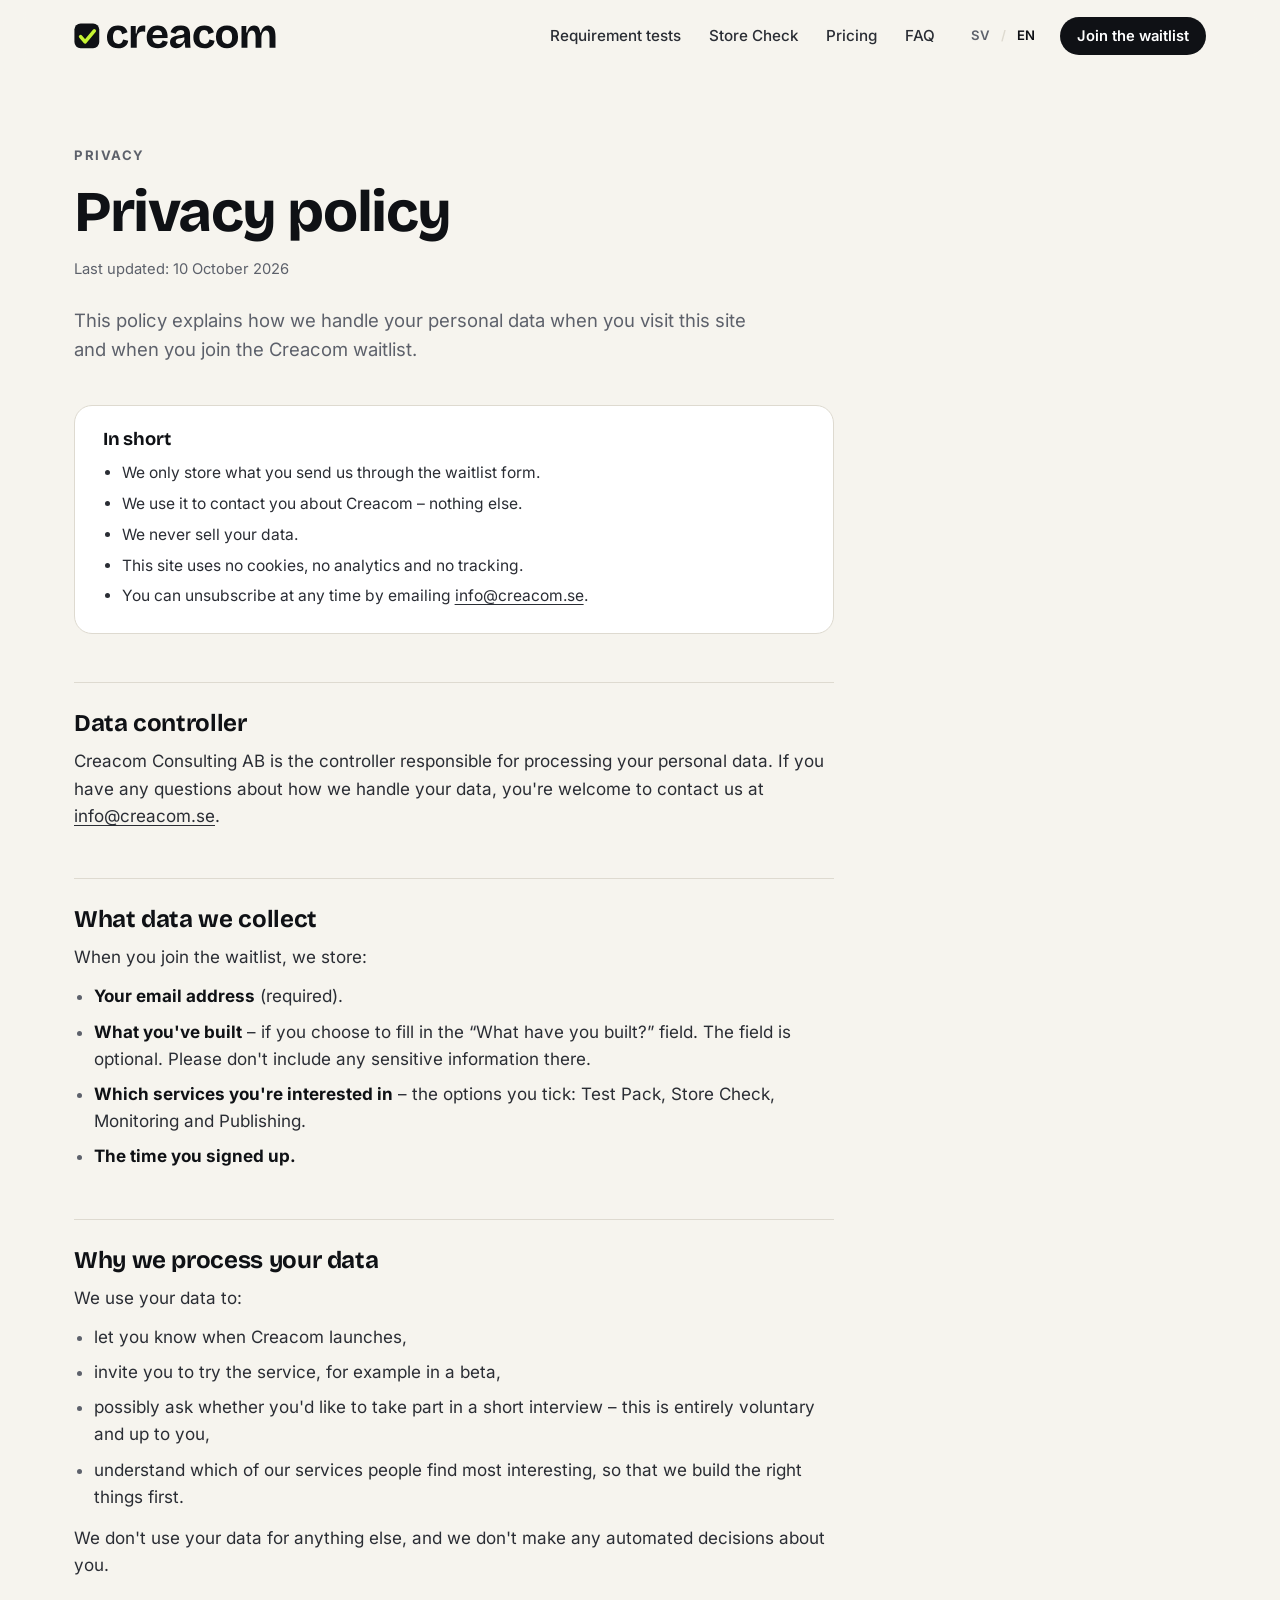
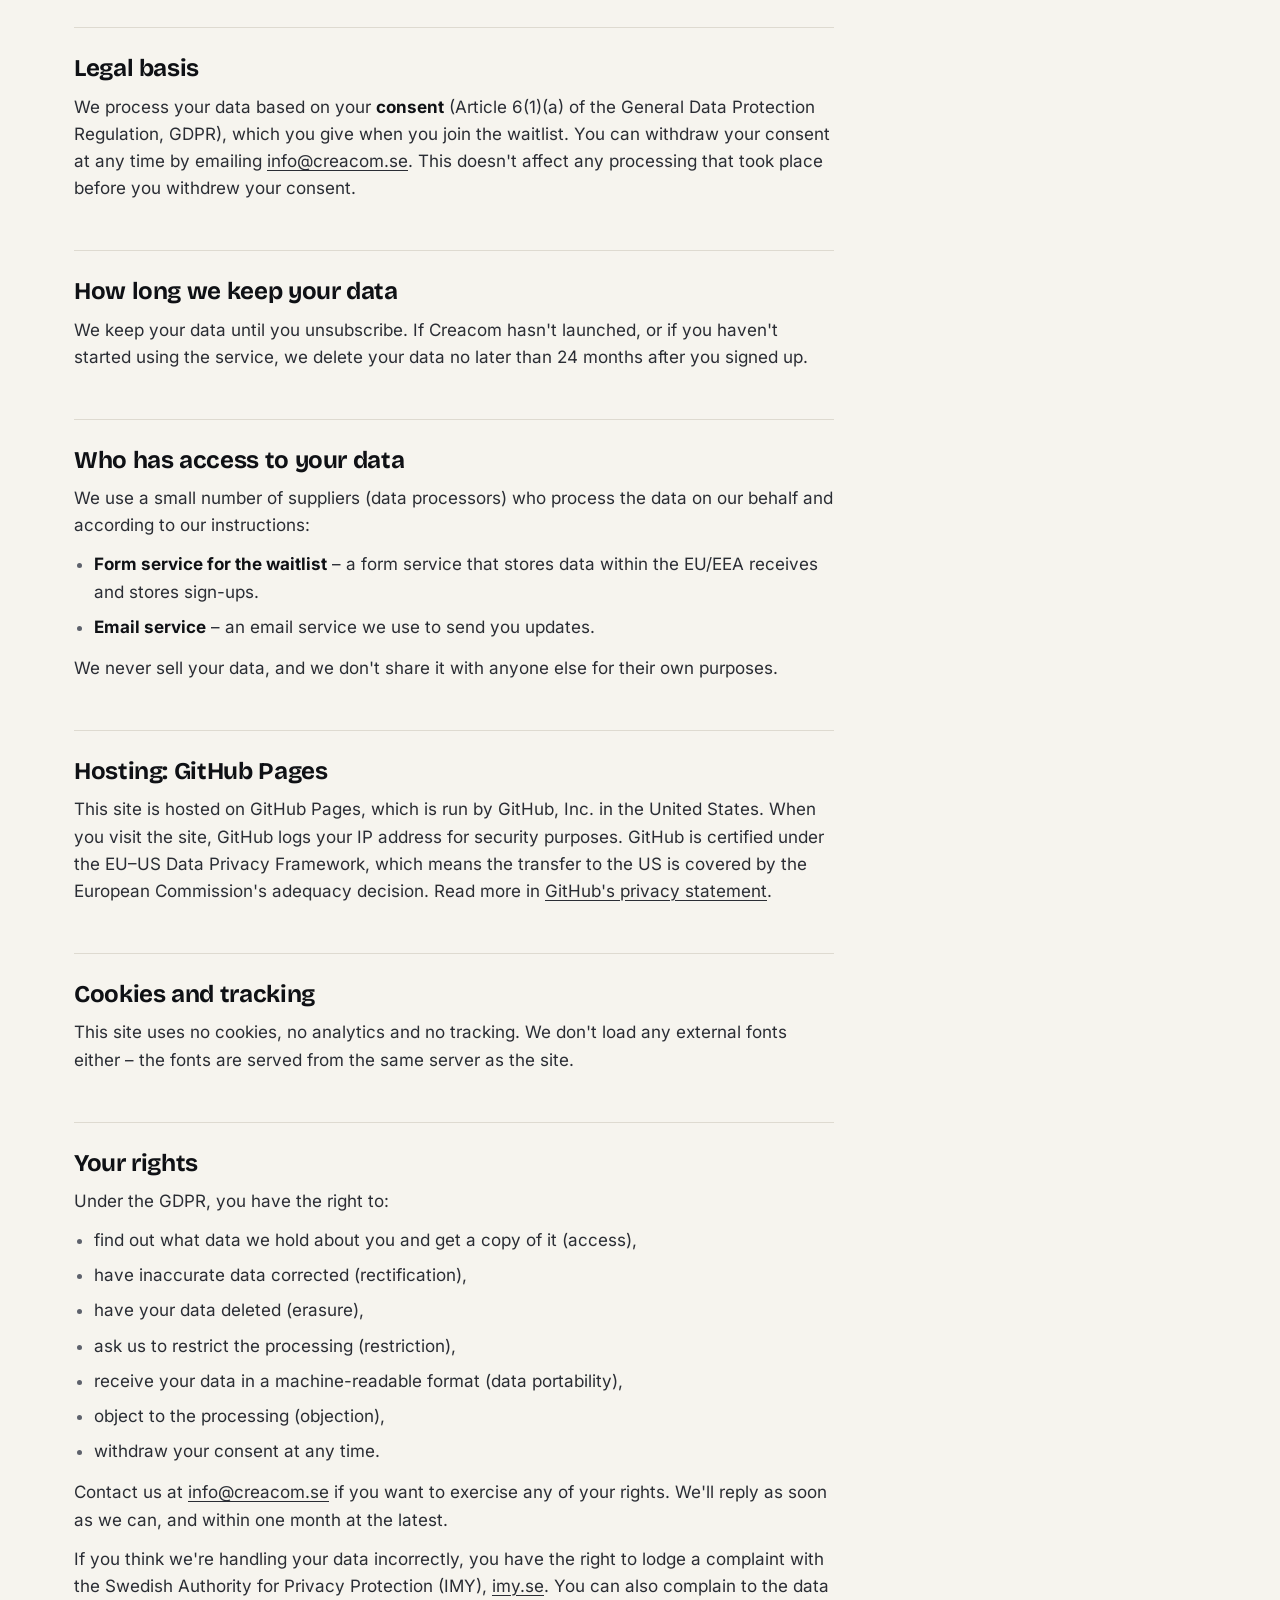
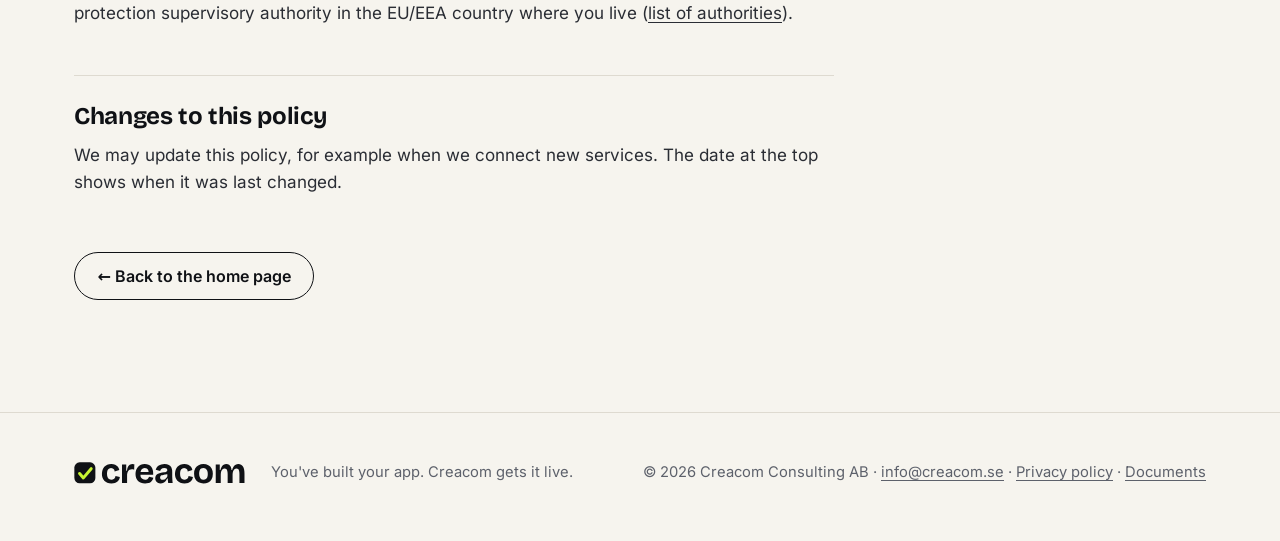
<file: en/privacy.html>
<!doctype html>
<html lang="en">
<head>
<meta charset="utf-8">
<meta name="viewport" content="width=device-width, initial-scale=1">
<title>Privacy policy – Creacom</title>
<meta name="description" content="How Creacom Consulting AB handles personal data for the Creacom waitlist: what we store, why, for how long and what rights you have.">
<meta name="theme-color" content="#F6F4EE">
<link rel="canonical" href="https://pistpejl.github.io/creacom/en/privacy.html">
<link rel="alternate" hreflang="sv" href="https://pistpejl.github.io/creacom/integritetspolicy.html">
<link rel="alternate" hreflang="en" href="https://pistpejl.github.io/creacom/en/privacy.html">
<link rel="alternate" hreflang="x-default" href="https://pistpejl.github.io/creacom/integritetspolicy.html">
<link rel="icon" href="../favicon.svg" type="image/svg+xml">
<link rel="icon" href="../assets/favicon-32.png" sizes="32x32" type="image/png">
<link rel="apple-touch-icon" href="../assets/apple-touch-icon.png">
<meta property="og:type" content="website">
<meta property="og:locale" content="en_GB">
<meta property="og:locale:alternate" content="sv_SE">
<meta property="og:site_name" content="Creacom">
<meta property="og:url" content="https://pistpejl.github.io/creacom/en/privacy.html">
<meta property="og:title" content="Privacy policy – Creacom">
<meta property="og:image" content="https://pistpejl.github.io/creacom/assets/og-en.png">
<link rel="preload" href="../assets/fonts/bricolage-grotesque-latin-wght-normal.woff2" as="font" type="font/woff2" crossorigin>
<link rel="preload" href="../assets/fonts/inter-latin-wght-normal.woff2" as="font" type="font/woff2" crossorigin>
<link rel="stylesheet" href="../assets/styles.css">
<script src="../assets/app.js" defer></script>
</head>
<body>
<a class="skip" href="#main">Skip to content</a>

<header class="site-header">
  <div class="wrap header-inner">
    <a class="brand" href="./" aria-label="Creacom – to the home page"><svg class="logo" xmlns="http://www.w3.org/2000/svg" viewBox="-10 -598 4936.0 628" aria-hidden="true" focusable="false"><rect x="0" y="-588" width="600" height="600" rx="150" fill="#0F1115"/><path d="M150 -270.0 L258.0 -144.0 L480.0 -408.0" fill="none" stroke="#C6F432" stroke-width="86" stroke-linecap="round" stroke-linejoin="round"/><path transform="translate(750 0)" fill="currentColor" d="M308.3330078125 13.6666259765625Q240.3330078125 13.6666259765625 189.49981689453125 -6.0001220703125Q138.6666259765625 -25.6668701171875 105.16680908203125 -61.583587646484375Q71.6669921875 -97.50030517578125 54.33380126953125 -147.000244140625Q37.0006103515625 -196.50018310546875 37.0006103515625 -255.9998779296875Q37.0006103515625 -318.3330078125 54.66717529296875 -369.83294677734375Q72.333740234375 -421.3328857421875 106.08358764648438 -459.4162292480469Q139.83343505859375 -497.49957275390625 189.49993896484375 -518.2496032714844Q239.16644287109375 -538.9996337890625 304.16632080078125 -538.9996337890625Q368.332763671875 -538.9996337890625 415.5826721191406 -518.1663208007812Q462.83258056640625 -497.3330078125 492.83251953125 -459.5830383300781Q522.8324584960938 -421.83306884765625 532.9990234375 -371.6663818359375L399.50091552734375 -328.00048828125Q396.6676025390625 -359.6669921875 383.4175720214844 -381.9171447753906Q370.16754150390625 -404.16729736328125 347.7506408691406 -415.4175109863281Q325.333740234375 -426.667724609375 296.9998779296875 -426.667724609375Q268.6661376953125 -426.667724609375 247.41586303710938 -415.4175720214844Q226.16558837890625 -404.16741943359375 211.83209228515625 -382.50054931640625Q197.49859619140625 -360.83367919921875 189.91519165039062 -330.4167785644531Q182.331787109375 -299.9998779296875 182.331787109375 -261.6663818359375Q182.331787109375 -207.666259765625 196.58187866210938 -170.24935913085938Q210.83197021484375 -132.83245849609375 239.41555786132812 -113.24893188476562Q267.9991455078125 -93.6654052734375 309.9996337890625 -93.6654052734375Q349.6663818359375 -93.6654052734375 373.49993896484375 -109.33203125Q397.33349609375 -124.9986572265625 409.0837097167969 -149.1654052734375Q420.83392333984375 -173.3321533203125 423.6673583984375 -199.6658935546875L549.332275390625 -171.83294677734375Q544.4988403320312 -133.332763671875 528.2487487792969 -99.1661376953125Q511.9986572265625 -64.99951171875 482.33203125 -39.66632080078125Q452.6654052734375 -14.3331298828125 409.9156188964844 -0.333251953125Q367.16583251953125 13.6666259765625 308.3330078125 13.6666259765625ZM611.1671752929688 0.0V-253.667724609375V-525.3330078125H730.9990234375L730.9986572265625 -345.9996337890625H750.1652221679688Q757.665283203125 -413.16595458984375 777.0819396972656 -455.0826721191406Q796.4985961914062 -496.9993896484375 831.831787109375 -517.2495422363281Q867.1649780273438 -537.4996948242188 919.1647338867188 -537.4996948242188Q927.8314819335938 -537.4996948242188 938.5815734863281 -536.7496643066406Q949.3316650390625 -535.9996337890625 963.1651000976562 -533.1661987304688L957.4984741210938 -380.16851806640625Q941.8318481445312 -387.66845703125 924.165283203125 -390.2518005371094Q906.4987182617188 -392.83514404296875 892.6654052734375 -392.83514404296875Q853.4987182617188 -392.83514404296875 825.0820617675781 -375.3348388671875Q796.6654052734375 -357.83453369140625 779.4986572265625 -323.83416748046875Q762.3319091796875 -289.83380126953125 755.4983520507812 -241.3336181640625V0.0ZM1268.9996337890625 13.6666259765625Q1204.1664428710938 13.6666259765625 1153.4999389648438 -4.083404541015625Q1102.8334350585938 -21.83343505859375 1067.500244140625 -56.0001220703125Q1032.1670532226562 -90.16680908203125 1014.00048828125 -139.75009155273438Q995.8339233398438 -189.3333740234375 995.8339233398438 -252.9998779296875Q995.8339233398438 -315.49981689453125 1013.7505187988281 -367.999755859375Q1031.6671142578125 -420.49969482421875 1065.1669921875 -458.8330078125Q1098.6668701171875 -497.16632080078125 1147.8333740234375 -518.0829772949219Q1196.9998779296875 -538.9996337890625 1258.6663818359375 -538.9996337890625Q1319.666015625 -538.9996337890625 1366.4991455078125 -519.3330688476562Q1413.332275390625 -499.66650390625 1444.2488708496094 -460.83331298828125Q1475.1654663085938 -422.0001220703125 1490.1654663085938 -365.500244140625Q1505.1654663085938 -309.0003662109375 1500.8322143554688 -235.333740234375L1089.665771484375 -232.333740234375V-310.83306884765625L1417.8333129882812 -313.83306884765625L1367.3341064453125 -274.16632080078125Q1373.8340454101562 -327.50006103515625 1359.9172668457031 -361.4170227050781Q1346.00048828125 -395.333984375 1319.2502746582031 -411.4175109863281Q1292.5000610351562 -427.50103759765625 1260.1663208007812 -427.50103759765625Q1222.3326416015625 -427.50103759765625 1193.9157409667969 -407.2508850097656Q1165.4988403320312 -387.000732421875 1149.4987182617188 -348.7504577636719Q1133.4985961914062 -310.50018310546875 1133.4985961914062 -255.49981689453125Q1133.4985961914062 -170.99951171875 1170.3320922851562 -131.08248901367188Q1207.1655883789062 -91.16546630859375 1268.4996948242188 -91.16546630859375Q1296.8331909179688 -91.16546630859375 1316.1666870117188 -98.66546630859375Q1335.5001831054688 -106.16546630859375 1348.2503356933594 -118.16552734375Q1361.00048828125 -130.16558837890625 1368.5839538574219 -145.16571044921875Q1376.1674194335938 -160.16583251953125 1380.66748046875 -175.16607666015625L1505.4989624023438 -147.999755859375Q1496.9989013671875 -111.16644287109375 1479.4155578613281 -81.58316040039062Q1461.8322143554688 -51.9998779296875 1432.832275390625 -30.416595458984375Q1403.8323364257812 -8.83331298828125 1363.6658325195312 2.416656494140625Q1323.4993286132812 13.6666259765625 1268.9996337890625 13.6666259765625ZM1709.1670532226562 13.6666259765625Q1665.5004272460938 13.6666259765625 1631.5004272460938 -3.5Q1597.5004272460938 -20.6666259765625 1578.333740234375 -53.99993896484375Q1559.1670532226562 -87.333251953125 1559.1670532226562 -135.6666259765625Q1559.1670532226562 -178.6663818359375 1575.5835876464844 -207.8330078125Q1592.0001220703125 -236.9996337890625 1624.2499694824219 -255.08303833007812Q1656.4998168945312 -273.16644287109375 1703.0830993652344 -285.16650390625Q1749.6663818359375 -297.16656494140625 1810.8331909179688 -305.9998779296875Q1841.666748046875 -310.9998779296875 1862.0835266113281 -315.66656494140625Q1882.5003051757812 -320.333251953125 1892.7503356933594 -330.6666259765625Q1903.0003662109375 -341.0 1903.0003662109375 -361.16680908203125Q1903.0003662109375 -389.16717529296875 1883.0834655761719 -409.2507629394531Q1863.1665649414062 -429.3343505859375 1819.1660766601562 -429.3343505859375Q1790.8327026367188 -429.3343505859375 1766.5824890136719 -419.3343505859375Q1742.332275390625 -409.3343505859375 1724.7487487792969 -389.16754150390625Q1707.1652221679688 -369.000732421875 1699.4985961914062 -338.3336181640625L1572.1670532226562 -376.83319091796875Q1583.6668701171875 -417.3330078125 1605.9167175292969 -447.7496032714844Q1628.1665649414062 -478.16619873046875 1660.0830993652344 -498.7495422363281Q1691.9996337890625 -519.3328857421875 1733.6661987304688 -529.166259765625Q1775.332763671875 -538.9996337890625 1822.8327026367188 -538.9996337890625Q1899.332275390625 -538.9996337890625 1947.9987182617188 -514.4164123535156Q1996.6651611328125 -489.83319091796875 2020.4150695800781 -438.33343505859375Q2044.1649780273438 -386.83367919921875 2044.1649780273438 -306.000732421875V-216.6663818359375Q2044.1649780273438 -181.83319091796875 2045.6649780273438 -145.33319091796875Q2047.1649780273438 -108.83319091796875 2049.748321533203 -72.24984741210938Q2052.3316650390625 -35.66650390625 2056.1649780273438 0.0H1928.666748046875Q1924.8334350585938 -25.16693115234375 1921.2501525878906 -57.583587646484375Q1917.6668701171875 -90.000244140625 1915.8335571289062 -123.6668701171875H1898.5004272460938Q1884.333740234375 -85.83355712890625 1858.1671142578125 -54.083526611328125Q1832.00048828125 -22.33349609375 1794.5838317871094 -4.33343505859375Q1757.1671752929688 13.6666259765625 1709.1670532226562 13.6666259765625ZM1770.6656494140625 -90.16546630859375Q1789.4990844726562 -90.16546630859375 1809.0825500488281 -96.8321533203125Q1828.666015625 -103.49884033203125 1847.0828552246094 -116.08230590820312Q1865.4996948242188 -128.665771484375 1880.9998779296875 -147.74935913085938Q1896.5000610351562 -166.83294677734375 1905.6669921875 -190.50006103515625L1904.0003662109375 -274.83404541015625L1927.5005493164062 -269.83404541015625Q1909.1672973632812 -256.83392333984375 1885.2505187988281 -249.50054931640625Q1861.333740234375 -242.16717529296875 1835.7501525878906 -238.00048828125Q1810.1665649414062 -233.83380126953125 1785.2496032714844 -229.00042724609375Q1760.3326416015625 -224.16705322265625 1740.5823669433594 -216.3336181640625Q1720.8320922851562 -208.50018310546875 1709.3319091796875 -194.74996948242188Q1697.8317260742188 -180.999755859375 1697.8317260742188 -156.9993896484375Q1697.8317260742188 -125.9990234375 1718.1652221679688 -108.08224487304688Q1738.4987182617188 -90.16546630859375 1770.6656494140625 -90.16546630859375ZM2394.3330078125 13.6666259765625Q2326.3330078125 13.6666259765625 2275.4998168945312 -6.0001220703125Q2224.6666259765625 -25.6668701171875 2191.1668090820312 -61.583587646484375Q2157.6669921875 -97.50030517578125 2140.3338012695312 -147.000244140625Q2123.0006103515625 -196.50018310546875 2123.0006103515625 -255.9998779296875Q2123.0006103515625 -318.3330078125 2140.6671752929688 -369.83294677734375Q2158.333740234375 -421.3328857421875 2192.0835876464844 -459.4162292480469Q2225.8334350585938 -497.49957275390625 2275.4999389648438 -518.2496032714844Q2325.1664428710938 -538.9996337890625 2390.1663208007812 -538.9996337890625Q2454.332763671875 -538.9996337890625 2501.5826721191406 -518.1663208007812Q2548.8325805664062 -497.3330078125 2578.83251953125 -459.5830383300781Q2608.8324584960938 -421.83306884765625 2618.9990234375 -371.6663818359375L2485.5009155273438 -328.00048828125Q2482.6676025390625 -359.6669921875 2469.4175720214844 -381.9171447753906Q2456.1675415039062 -404.16729736328125 2433.7506408691406 -415.4175109863281Q2411.333740234375 -426.667724609375 2382.9998779296875 -426.667724609375Q2354.6661376953125 -426.667724609375 2333.4158630371094 -415.4175720214844Q2312.1655883789062 -404.16741943359375 2297.8320922851562 -382.50054931640625Q2283.4985961914062 -360.83367919921875 2275.9151916503906 -330.4167785644531Q2268.331787109375 -299.9998779296875 2268.331787109375 -261.6663818359375Q2268.331787109375 -207.666259765625 2282.5818786621094 -170.24935913085938Q2296.8319702148438 -132.83245849609375 2325.415557861328 -113.24893188476562Q2353.9991455078125 -93.6654052734375 2395.9996337890625 -93.6654052734375Q2435.6663818359375 -93.6654052734375 2459.4999389648438 -109.33203125Q2483.33349609375 -124.9986572265625 2495.083709716797 -149.1654052734375Q2506.8339233398438 -173.3321533203125 2509.6673583984375 -199.6658935546875L2635.332275390625 -171.83294677734375Q2630.4988403320312 -133.332763671875 2614.248748779297 -99.1661376953125Q2597.9986572265625 -64.99951171875 2568.33203125 -39.66632080078125Q2538.6654052734375 -14.3331298828125 2495.9156188964844 -0.333251953125Q2453.1658325195312 13.6666259765625 2394.3330078125 13.6666259765625ZM2934.9998779296875 13.6666259765625Q2856.666748046875 13.6666259765625 2796.4169006347656 -17.666748046875Q2736.1670532226562 -49.0001220703125 2702.00048828125 -110.75009155273438Q2667.8339233398438 -172.50006103515625 2667.8339233398438 -263.9998779296875Q2667.8339233398438 -356.3331298828125 2702.417205810547 -417.33306884765625Q2737.00048828125 -478.3330078125 2797.5836486816406 -508.66632080078125Q2858.1668090820312 -538.9996337890625 2935.4998168945312 -538.9996337890625Q3013.1661987304688 -538.9996337890625 3073.8327026367188 -507.9162902832031Q3134.4992065429688 -476.83294677734375 3168.9991455078125 -415.4996337890625Q3203.4990844726562 -354.16632080078125 3203.4990844726562 -262.16644287109375Q3203.4990844726562 -168.6666259765625 3168.33251953125 -107.16668701171875Q3133.1659545898438 -45.666748046875 3072.1661376953125 -16.00006103515625Q3011.1663208007812 13.6666259765625 2934.9998779296875 13.6666259765625ZM2939.66650390625 -92.83209228515625Q2978.6668701171875 -92.83209228515625 3005.250518798828 -110.99896240234375Q3031.8341674804688 -129.16583251953125 3045.5010375976562 -165.49945068359375Q3059.1679077148438 -201.83306884765625 3059.1679077148438 -254.0Q3059.1679077148438 -309.000244140625 3044.5843811035156 -347.50048828125Q3030.0008544921875 -386.000732421875 3001.8338623046875 -406.7508850097656Q2973.6668701171875 -427.50103759765625 2930.9998779296875 -427.50103759765625Q2893.99951171875 -427.50103759765625 2866.9158630371094 -409.5841979980469Q2839.8322143554688 -391.6673583984375 2826.082000732422 -355.5837707519531Q2812.331787109375 -319.50018310546875 2812.331787109375 -265.9998779296875Q2812.331787109375 -180.99951171875 2846.16552734375 -136.91580200195312Q2879.999267578125 -92.83209228515625 2939.66650390625 -92.83209228515625ZM3286.1671752929688 0.0V-335.83270263671875V-525.3330078125H3401.8324584960938L3401.1654663085938 -368.16607666015625H3420.1653442382812Q3433.9986572265625 -425.49945068359375 3456.8319702148438 -463.49951171875Q3479.665283203125 -501.49957275390625 3512.4985961914062 -520.2496032714844Q3545.3319091796875 -538.9996337890625 3588.8318481445312 -538.9996337890625Q3635.665283203125 -538.9996337890625 3666.4986572265625 -518.3328247070312Q3697.33203125 -497.666015625 3714.7486267089844 -459.66595458984375Q3732.1652221679688 -421.6658935546875 3736.8317260742188 -368.83282470703125H3753.4983520507812Q3768.33154296875 -426.9993896484375 3793.414764404297 -464.9161071777344Q3818.4979858398438 -502.83282470703125 3854.1646118164062 -520.9162292480469Q3889.8312377929688 -538.9996337890625 3932.1646118164062 -538.9996337890625Q3975.8311157226562 -538.9996337890625 4008.4976806640625 -521.8330078125Q4041.1642456054688 -504.6663818359375 4063.247528076172 -470.99981689453125Q4085.330810546875 -437.333251953125 4096.164123535156 -387.166748046875Q4106.9974365234375 -337.000244140625 4106.9974365234375 -271.00048828125V0.0H3962.666259765625V-253.16741943359375Q3962.666259765625 -307.6676025390625 3953.5828552246094 -343.667724609375Q3944.4994506835938 -379.6678466796875 3925.5826721191406 -397.66790771484375Q3906.6658935546875 -415.66796875 3877.665771484375 -415.66796875Q3844.1655883789062 -415.66796875 3819.9987182617188 -393.5845031738281Q3795.8318481445312 -371.50103759765625 3782.1649780273438 -332.00079345703125Q3768.4981079101562 -292.50054931640625 3767.1646118164062 -242.83355712890625V0.0H3626.1666870117188V-248.50054931640625Q3626.1666870117188 -305.3341064453125 3616.3333129882812 -341.83428955078125Q3606.4999389648438 -378.33447265625 3587.16650390625 -397.001220703125Q3567.8330688476562 -415.66796875 3538.4995727539062 -415.66796875Q3504.4993286132812 -415.66796875 3480.665771484375 -393.16778564453125Q3456.8322143554688 -370.6676025390625 3443.9153747558594 -330.833984375Q3430.99853515625 -291.0003662109375 3429.6650390625 -241.83343505859375V0.0Z"/></svg></a>
    <nav class="nav" aria-label="Main menu">
      <a href="./#tests">Requirement tests</a>
      <a href="./#store-check">Store Check</a>
      <a href="./#pricing">Pricing</a>
      <a href="./#faq">FAQ</a>
    </nav>
    <nav class="lang" aria-label="Language">
      <a href="../integritetspolicy.html" hreflang="sv" lang="sv"><span aria-hidden="true">SV</span><span class="sr-only">Svenska</span></a>
      <span class="lang-sep" aria-hidden="true">/</span>
      <span class="lang-current" aria-current="true"><span aria-hidden="true">EN</span><span class="sr-only">English</span></span>
    </nav>
    <a class="btn btn-sm btn-ink header-cta" href="./#waitlist"><span class="lbl-long">Join the waitlist</span><span class="lbl-short">Waitlist</span></a>
  </div>
</header>

<main id="main" class="legal">
  <div class="wrap">
    <article class="legal-inner" aria-labelledby="policy-h">
      <p class="kicker">Privacy</p>
      <h1 id="policy-h">Privacy policy</h1>
      <p class="updated">Last updated: <time datetime="2026-10-10">10 October 2026</time></p>
      <p class="section-lede">This policy explains how we handle your personal data when you visit this site and when you join the Creacom waitlist.</p>

      <section class="legal-summary" aria-labelledby="summary-h">
        <h2 id="summary-h">In short</h2>
        <ul>
          <li>We only store what you send us through the waitlist form.</li>
          <li>We use it to contact you about Creacom – nothing else.</li>
          <li>We never sell your data.</li>
          <li>This site uses no cookies, no analytics and no tracking.</li>
          <li>You can unsubscribe at any time by emailing <a href="mailto:info@creacom.se" data-contact-email>info@creacom.se</a>.</li>
        </ul>
      </section>

      <div class="legal-body">
        <section aria-labelledby="controller-h">
          <h2 id="controller-h">Data controller</h2>
          <p>Creacom Consulting AB is the controller responsible for processing your personal data. If you have any questions about how we handle your data, you're welcome to contact us at <a href="mailto:info@creacom.se" data-contact-email>info@creacom.se</a>.</p>
        </section>

        <section aria-labelledby="data-h">
          <h2 id="data-h">What data we collect</h2>
          <p>When you join the waitlist, we store:</p>
          <ul>
            <li><strong>Your email address</strong> (required).</li>
            <li><strong>What you've built</strong> – if you choose to fill in the “What have you built?” field. The field is optional. Please don't include any sensitive information there.</li>
            <li><strong>Which services you're interested in</strong> – the options you tick: Test Pack, Store Check, Monitoring and Publishing.</li>
            <li><strong>The time you signed up.</strong></li>
          </ul>
        </section>

        <section aria-labelledby="purpose-h">
          <h2 id="purpose-h">Why we process your data</h2>
          <p>We use your data to:</p>
          <ul>
            <li>let you know when Creacom launches,</li>
            <li>invite you to try the service, for example in a beta,</li>
            <li>possibly ask whether you'd like to take part in a short interview – this is entirely voluntary and up to you,</li>
            <li>understand which of our services people find most interesting, so that we build the right things first.</li>
          </ul>
          <p>We don't use your data for anything else, and we don't make any automated decisions about you.</p>
        </section>

        <section aria-labelledby="basis-h">
          <h2 id="basis-h">Legal basis</h2>
          <p>We process your data based on your <strong>consent</strong> (Article 6(1)(a) of the General Data Protection Regulation, GDPR), which you give when you join the waitlist. You can withdraw your consent at any time by emailing <a href="mailto:info@creacom.se" data-contact-email>info@creacom.se</a>. This doesn't affect any processing that took place before you withdrew your consent.</p>
        </section>

        <section aria-labelledby="retention-h">
          <h2 id="retention-h">How long we keep your data</h2>
          <p>We keep your data until you unsubscribe. If Creacom hasn't launched, or if you haven't started using the service, we delete your data no later than 24 months after you signed up.</p>
        </section>

        <section aria-labelledby="recipients-h">
          <h2 id="recipients-h">Who has access to your data</h2>
          <p>We use a small number of suppliers (data processors) who process the data on our behalf and according to our instructions:</p>
          <ul>
            <!-- TODO: Namnge formulärtjänsten (t.ex. Tally) när den kopplats in via FORM_ENDPOINT i assets/app.js, och bekräfta att lagringen sker inom EU/EES. -->
            <li><strong>Form service for the waitlist</strong> – a form service that stores data within the EU/EEA receives and stores sign-ups.</li>
            <!-- TODO: Namnge e-posttjänsten för utskick när den valts, och ange var uppgifterna lagras (och ev. överföringsgrund om lagring sker utanför EU/EES). -->
            <li><strong>Email service</strong> – an email service we use to send you updates.</li>
          </ul>
          <p>We never sell your data, and we don't share it with anyone else for their own purposes.</p>
        </section>

        <section aria-labelledby="hosting-h">
          <h2 id="hosting-h">Hosting: GitHub Pages</h2>
          <p>This site is hosted on GitHub Pages, which is run by GitHub, Inc. in the United States. When you visit the site, GitHub logs your IP address for security purposes. GitHub is certified under the EU–US Data Privacy Framework, which means the transfer to the US is covered by the European Commission's adequacy decision. Read more in <a href="https://docs.github.com/en/site-policy/privacy-policies/github-general-privacy-statement" rel="noopener">GitHub's privacy statement</a>.</p>
        </section>

        <section aria-labelledby="cookies-h">
          <h2 id="cookies-h">Cookies and tracking</h2>
          <p>This site uses no cookies, no analytics and no tracking. We don't load any external fonts either – the fonts are served from the same server as the site.</p>
        </section>

        <section aria-labelledby="rights-h">
          <h2 id="rights-h">Your rights</h2>
          <p>Under the GDPR, you have the right to:</p>
          <ul>
            <li>find out what data we hold about you and get a copy of it (access),</li>
            <li>have inaccurate data corrected (rectification),</li>
            <li>have your data deleted (erasure),</li>
            <li>ask us to restrict the processing (restriction),</li>
            <li>receive your data in a machine-readable format (data portability),</li>
            <li>object to the processing (objection),</li>
            <li>withdraw your consent at any time.</li>
          </ul>
          <p>Contact us at <a href="mailto:info@creacom.se" data-contact-email>info@creacom.se</a> if you want to exercise any of your rights. We'll reply as soon as we can, and within one month at the latest.</p>
          <p>If you think we're handling your data incorrectly, you have the right to lodge a complaint with the Swedish Authority for Privacy Protection (IMY), <a href="https://www.imy.se/en/" rel="noopener">imy.se</a>. You can also complain to the data protection supervisory authority in the EU/EEA country where you live (<a href="https://www.edpb.europa.eu/about-edpb/our-members_en" rel="noopener">list of authorities</a>).</p>
        </section>

        <section aria-labelledby="changes-h">
          <h2 id="changes-h">Changes to this policy</h2>
          <p>We may update this policy, for example when we connect new services. The date at the top shows when it was last changed.</p>
        </section>
      </div>

      <p class="legal-back"><a class="btn btn-ghost" href="./">← Back to the home page</a></p>
    </article>
  </div>
</main>

<footer class="site-footer">
  <div class="wrap footer-inner">
    <a class="brand" href="./" aria-label="Creacom – to the home page"><svg class="logo" xmlns="http://www.w3.org/2000/svg" viewBox="-10 -598 4936.0 628" aria-hidden="true" focusable="false"><rect x="0" y="-588" width="600" height="600" rx="150" fill="#0F1115"/><path d="M150 -270.0 L258.0 -144.0 L480.0 -408.0" fill="none" stroke="#C6F432" stroke-width="86" stroke-linecap="round" stroke-linejoin="round"/><path transform="translate(750 0)" fill="currentColor" d="M308.3330078125 13.6666259765625Q240.3330078125 13.6666259765625 189.49981689453125 -6.0001220703125Q138.6666259765625 -25.6668701171875 105.16680908203125 -61.583587646484375Q71.6669921875 -97.50030517578125 54.33380126953125 -147.000244140625Q37.0006103515625 -196.50018310546875 37.0006103515625 -255.9998779296875Q37.0006103515625 -318.3330078125 54.66717529296875 -369.83294677734375Q72.333740234375 -421.3328857421875 106.08358764648438 -459.4162292480469Q139.83343505859375 -497.49957275390625 189.49993896484375 -518.2496032714844Q239.16644287109375 -538.9996337890625 304.16632080078125 -538.9996337890625Q368.332763671875 -538.9996337890625 415.5826721191406 -518.1663208007812Q462.83258056640625 -497.3330078125 492.83251953125 -459.5830383300781Q522.8324584960938 -421.83306884765625 532.9990234375 -371.6663818359375L399.50091552734375 -328.00048828125Q396.6676025390625 -359.6669921875 383.4175720214844 -381.9171447753906Q370.16754150390625 -404.16729736328125 347.7506408691406 -415.4175109863281Q325.333740234375 -426.667724609375 296.9998779296875 -426.667724609375Q268.6661376953125 -426.667724609375 247.41586303710938 -415.4175720214844Q226.16558837890625 -404.16741943359375 211.83209228515625 -382.50054931640625Q197.49859619140625 -360.83367919921875 189.91519165039062 -330.4167785644531Q182.331787109375 -299.9998779296875 182.331787109375 -261.6663818359375Q182.331787109375 -207.666259765625 196.58187866210938 -170.24935913085938Q210.83197021484375 -132.83245849609375 239.41555786132812 -113.24893188476562Q267.9991455078125 -93.6654052734375 309.9996337890625 -93.6654052734375Q349.6663818359375 -93.6654052734375 373.49993896484375 -109.33203125Q397.33349609375 -124.9986572265625 409.0837097167969 -149.1654052734375Q420.83392333984375 -173.3321533203125 423.6673583984375 -199.6658935546875L549.332275390625 -171.83294677734375Q544.4988403320312 -133.332763671875 528.2487487792969 -99.1661376953125Q511.9986572265625 -64.99951171875 482.33203125 -39.66632080078125Q452.6654052734375 -14.3331298828125 409.9156188964844 -0.333251953125Q367.16583251953125 13.6666259765625 308.3330078125 13.6666259765625ZM611.1671752929688 0.0V-253.667724609375V-525.3330078125H730.9990234375L730.9986572265625 -345.9996337890625H750.1652221679688Q757.665283203125 -413.16595458984375 777.0819396972656 -455.0826721191406Q796.4985961914062 -496.9993896484375 831.831787109375 -517.2495422363281Q867.1649780273438 -537.4996948242188 919.1647338867188 -537.4996948242188Q927.8314819335938 -537.4996948242188 938.5815734863281 -536.7496643066406Q949.3316650390625 -535.9996337890625 963.1651000976562 -533.1661987304688L957.4984741210938 -380.16851806640625Q941.8318481445312 -387.66845703125 924.165283203125 -390.2518005371094Q906.4987182617188 -392.83514404296875 892.6654052734375 -392.83514404296875Q853.4987182617188 -392.83514404296875 825.0820617675781 -375.3348388671875Q796.6654052734375 -357.83453369140625 779.4986572265625 -323.83416748046875Q762.3319091796875 -289.83380126953125 755.4983520507812 -241.3336181640625V0.0ZM1268.9996337890625 13.6666259765625Q1204.1664428710938 13.6666259765625 1153.4999389648438 -4.083404541015625Q1102.8334350585938 -21.83343505859375 1067.500244140625 -56.0001220703125Q1032.1670532226562 -90.16680908203125 1014.00048828125 -139.75009155273438Q995.8339233398438 -189.3333740234375 995.8339233398438 -252.9998779296875Q995.8339233398438 -315.49981689453125 1013.7505187988281 -367.999755859375Q1031.6671142578125 -420.49969482421875 1065.1669921875 -458.8330078125Q1098.6668701171875 -497.16632080078125 1147.8333740234375 -518.0829772949219Q1196.9998779296875 -538.9996337890625 1258.6663818359375 -538.9996337890625Q1319.666015625 -538.9996337890625 1366.4991455078125 -519.3330688476562Q1413.332275390625 -499.66650390625 1444.2488708496094 -460.83331298828125Q1475.1654663085938 -422.0001220703125 1490.1654663085938 -365.500244140625Q1505.1654663085938 -309.0003662109375 1500.8322143554688 -235.333740234375L1089.665771484375 -232.333740234375V-310.83306884765625L1417.8333129882812 -313.83306884765625L1367.3341064453125 -274.16632080078125Q1373.8340454101562 -327.50006103515625 1359.9172668457031 -361.4170227050781Q1346.00048828125 -395.333984375 1319.2502746582031 -411.4175109863281Q1292.5000610351562 -427.50103759765625 1260.1663208007812 -427.50103759765625Q1222.3326416015625 -427.50103759765625 1193.9157409667969 -407.2508850097656Q1165.4988403320312 -387.000732421875 1149.4987182617188 -348.7504577636719Q1133.4985961914062 -310.50018310546875 1133.4985961914062 -255.49981689453125Q1133.4985961914062 -170.99951171875 1170.3320922851562 -131.08248901367188Q1207.1655883789062 -91.16546630859375 1268.4996948242188 -91.16546630859375Q1296.8331909179688 -91.16546630859375 1316.1666870117188 -98.66546630859375Q1335.5001831054688 -106.16546630859375 1348.2503356933594 -118.16552734375Q1361.00048828125 -130.16558837890625 1368.5839538574219 -145.16571044921875Q1376.1674194335938 -160.16583251953125 1380.66748046875 -175.16607666015625L1505.4989624023438 -147.999755859375Q1496.9989013671875 -111.16644287109375 1479.4155578613281 -81.58316040039062Q1461.8322143554688 -51.9998779296875 1432.832275390625 -30.416595458984375Q1403.8323364257812 -8.83331298828125 1363.6658325195312 2.416656494140625Q1323.4993286132812 13.6666259765625 1268.9996337890625 13.6666259765625ZM1709.1670532226562 13.6666259765625Q1665.5004272460938 13.6666259765625 1631.5004272460938 -3.5Q1597.5004272460938 -20.6666259765625 1578.333740234375 -53.99993896484375Q1559.1670532226562 -87.333251953125 1559.1670532226562 -135.6666259765625Q1559.1670532226562 -178.6663818359375 1575.5835876464844 -207.8330078125Q1592.0001220703125 -236.9996337890625 1624.2499694824219 -255.08303833007812Q1656.4998168945312 -273.16644287109375 1703.0830993652344 -285.16650390625Q1749.6663818359375 -297.16656494140625 1810.8331909179688 -305.9998779296875Q1841.666748046875 -310.9998779296875 1862.0835266113281 -315.66656494140625Q1882.5003051757812 -320.333251953125 1892.7503356933594 -330.6666259765625Q1903.0003662109375 -341.0 1903.0003662109375 -361.16680908203125Q1903.0003662109375 -389.16717529296875 1883.0834655761719 -409.2507629394531Q1863.1665649414062 -429.3343505859375 1819.1660766601562 -429.3343505859375Q1790.8327026367188 -429.3343505859375 1766.5824890136719 -419.3343505859375Q1742.332275390625 -409.3343505859375 1724.7487487792969 -389.16754150390625Q1707.1652221679688 -369.000732421875 1699.4985961914062 -338.3336181640625L1572.1670532226562 -376.83319091796875Q1583.6668701171875 -417.3330078125 1605.9167175292969 -447.7496032714844Q1628.1665649414062 -478.16619873046875 1660.0830993652344 -498.7495422363281Q1691.9996337890625 -519.3328857421875 1733.6661987304688 -529.166259765625Q1775.332763671875 -538.9996337890625 1822.8327026367188 -538.9996337890625Q1899.332275390625 -538.9996337890625 1947.9987182617188 -514.4164123535156Q1996.6651611328125 -489.83319091796875 2020.4150695800781 -438.33343505859375Q2044.1649780273438 -386.83367919921875 2044.1649780273438 -306.000732421875V-216.6663818359375Q2044.1649780273438 -181.83319091796875 2045.6649780273438 -145.33319091796875Q2047.1649780273438 -108.83319091796875 2049.748321533203 -72.24984741210938Q2052.3316650390625 -35.66650390625 2056.1649780273438 0.0H1928.666748046875Q1924.8334350585938 -25.16693115234375 1921.2501525878906 -57.583587646484375Q1917.6668701171875 -90.000244140625 1915.8335571289062 -123.6668701171875H1898.5004272460938Q1884.333740234375 -85.83355712890625 1858.1671142578125 -54.083526611328125Q1832.00048828125 -22.33349609375 1794.5838317871094 -4.33343505859375Q1757.1671752929688 13.6666259765625 1709.1670532226562 13.6666259765625ZM1770.6656494140625 -90.16546630859375Q1789.4990844726562 -90.16546630859375 1809.0825500488281 -96.8321533203125Q1828.666015625 -103.49884033203125 1847.0828552246094 -116.08230590820312Q1865.4996948242188 -128.665771484375 1880.9998779296875 -147.74935913085938Q1896.5000610351562 -166.83294677734375 1905.6669921875 -190.50006103515625L1904.0003662109375 -274.83404541015625L1927.5005493164062 -269.83404541015625Q1909.1672973632812 -256.83392333984375 1885.2505187988281 -249.50054931640625Q1861.333740234375 -242.16717529296875 1835.7501525878906 -238.00048828125Q1810.1665649414062 -233.83380126953125 1785.2496032714844 -229.00042724609375Q1760.3326416015625 -224.16705322265625 1740.5823669433594 -216.3336181640625Q1720.8320922851562 -208.50018310546875 1709.3319091796875 -194.74996948242188Q1697.8317260742188 -180.999755859375 1697.8317260742188 -156.9993896484375Q1697.8317260742188 -125.9990234375 1718.1652221679688 -108.08224487304688Q1738.4987182617188 -90.16546630859375 1770.6656494140625 -90.16546630859375ZM2394.3330078125 13.6666259765625Q2326.3330078125 13.6666259765625 2275.4998168945312 -6.0001220703125Q2224.6666259765625 -25.6668701171875 2191.1668090820312 -61.583587646484375Q2157.6669921875 -97.50030517578125 2140.3338012695312 -147.000244140625Q2123.0006103515625 -196.50018310546875 2123.0006103515625 -255.9998779296875Q2123.0006103515625 -318.3330078125 2140.6671752929688 -369.83294677734375Q2158.333740234375 -421.3328857421875 2192.0835876464844 -459.4162292480469Q2225.8334350585938 -497.49957275390625 2275.4999389648438 -518.2496032714844Q2325.1664428710938 -538.9996337890625 2390.1663208007812 -538.9996337890625Q2454.332763671875 -538.9996337890625 2501.5826721191406 -518.1663208007812Q2548.8325805664062 -497.3330078125 2578.83251953125 -459.5830383300781Q2608.8324584960938 -421.83306884765625 2618.9990234375 -371.6663818359375L2485.5009155273438 -328.00048828125Q2482.6676025390625 -359.6669921875 2469.4175720214844 -381.9171447753906Q2456.1675415039062 -404.16729736328125 2433.7506408691406 -415.4175109863281Q2411.333740234375 -426.667724609375 2382.9998779296875 -426.667724609375Q2354.6661376953125 -426.667724609375 2333.4158630371094 -415.4175720214844Q2312.1655883789062 -404.16741943359375 2297.8320922851562 -382.50054931640625Q2283.4985961914062 -360.83367919921875 2275.9151916503906 -330.4167785644531Q2268.331787109375 -299.9998779296875 2268.331787109375 -261.6663818359375Q2268.331787109375 -207.666259765625 2282.5818786621094 -170.24935913085938Q2296.8319702148438 -132.83245849609375 2325.415557861328 -113.24893188476562Q2353.9991455078125 -93.6654052734375 2395.9996337890625 -93.6654052734375Q2435.6663818359375 -93.6654052734375 2459.4999389648438 -109.33203125Q2483.33349609375 -124.9986572265625 2495.083709716797 -149.1654052734375Q2506.8339233398438 -173.3321533203125 2509.6673583984375 -199.6658935546875L2635.332275390625 -171.83294677734375Q2630.4988403320312 -133.332763671875 2614.248748779297 -99.1661376953125Q2597.9986572265625 -64.99951171875 2568.33203125 -39.66632080078125Q2538.6654052734375 -14.3331298828125 2495.9156188964844 -0.333251953125Q2453.1658325195312 13.6666259765625 2394.3330078125 13.6666259765625ZM2934.9998779296875 13.6666259765625Q2856.666748046875 13.6666259765625 2796.4169006347656 -17.666748046875Q2736.1670532226562 -49.0001220703125 2702.00048828125 -110.75009155273438Q2667.8339233398438 -172.50006103515625 2667.8339233398438 -263.9998779296875Q2667.8339233398438 -356.3331298828125 2702.417205810547 -417.33306884765625Q2737.00048828125 -478.3330078125 2797.5836486816406 -508.66632080078125Q2858.1668090820312 -538.9996337890625 2935.4998168945312 -538.9996337890625Q3013.1661987304688 -538.9996337890625 3073.8327026367188 -507.9162902832031Q3134.4992065429688 -476.83294677734375 3168.9991455078125 -415.4996337890625Q3203.4990844726562 -354.16632080078125 3203.4990844726562 -262.16644287109375Q3203.4990844726562 -168.6666259765625 3168.33251953125 -107.16668701171875Q3133.1659545898438 -45.666748046875 3072.1661376953125 -16.00006103515625Q3011.1663208007812 13.6666259765625 2934.9998779296875 13.6666259765625ZM2939.66650390625 -92.83209228515625Q2978.6668701171875 -92.83209228515625 3005.250518798828 -110.99896240234375Q3031.8341674804688 -129.16583251953125 3045.5010375976562 -165.49945068359375Q3059.1679077148438 -201.83306884765625 3059.1679077148438 -254.0Q3059.1679077148438 -309.000244140625 3044.5843811035156 -347.50048828125Q3030.0008544921875 -386.000732421875 3001.8338623046875 -406.7508850097656Q2973.6668701171875 -427.50103759765625 2930.9998779296875 -427.50103759765625Q2893.99951171875 -427.50103759765625 2866.9158630371094 -409.5841979980469Q2839.8322143554688 -391.6673583984375 2826.082000732422 -355.5837707519531Q2812.331787109375 -319.50018310546875 2812.331787109375 -265.9998779296875Q2812.331787109375 -180.99951171875 2846.16552734375 -136.91580200195312Q2879.999267578125 -92.83209228515625 2939.66650390625 -92.83209228515625ZM3286.1671752929688 0.0V-335.83270263671875V-525.3330078125H3401.8324584960938L3401.1654663085938 -368.16607666015625H3420.1653442382812Q3433.9986572265625 -425.49945068359375 3456.8319702148438 -463.49951171875Q3479.665283203125 -501.49957275390625 3512.4985961914062 -520.2496032714844Q3545.3319091796875 -538.9996337890625 3588.8318481445312 -538.9996337890625Q3635.665283203125 -538.9996337890625 3666.4986572265625 -518.3328247070312Q3697.33203125 -497.666015625 3714.7486267089844 -459.66595458984375Q3732.1652221679688 -421.6658935546875 3736.8317260742188 -368.83282470703125H3753.4983520507812Q3768.33154296875 -426.9993896484375 3793.414764404297 -464.9161071777344Q3818.4979858398438 -502.83282470703125 3854.1646118164062 -520.9162292480469Q3889.8312377929688 -538.9996337890625 3932.1646118164062 -538.9996337890625Q3975.8311157226562 -538.9996337890625 4008.4976806640625 -521.8330078125Q4041.1642456054688 -504.6663818359375 4063.247528076172 -470.99981689453125Q4085.330810546875 -437.333251953125 4096.164123535156 -387.166748046875Q4106.9974365234375 -337.000244140625 4106.9974365234375 -271.00048828125V0.0H3962.666259765625V-253.16741943359375Q3962.666259765625 -307.6676025390625 3953.5828552246094 -343.667724609375Q3944.4994506835938 -379.6678466796875 3925.5826721191406 -397.66790771484375Q3906.6658935546875 -415.66796875 3877.665771484375 -415.66796875Q3844.1655883789062 -415.66796875 3819.9987182617188 -393.5845031738281Q3795.8318481445312 -371.50103759765625 3782.1649780273438 -332.00079345703125Q3768.4981079101562 -292.50054931640625 3767.1646118164062 -242.83355712890625V0.0H3626.1666870117188V-248.50054931640625Q3626.1666870117188 -305.3341064453125 3616.3333129882812 -341.83428955078125Q3606.4999389648438 -378.33447265625 3587.16650390625 -397.001220703125Q3567.8330688476562 -415.66796875 3538.4995727539062 -415.66796875Q3504.4993286132812 -415.66796875 3480.665771484375 -393.16778564453125Q3456.8322143554688 -370.6676025390625 3443.9153747558594 -330.833984375Q3430.99853515625 -291.0003662109375 3429.6650390625 -241.83343505859375V0.0Z"/></svg></a>
    <p>You've built your app. Creacom gets it live.</p>
    <!-- KONTAKT: statisk reservlänk (syns utan JS). Samma adress som CONTACT_EMAIL i assets/app.js – ändra båda om adressen byts. -->
    <p class="footer-meta">© 2026 Creacom Consulting AB<span class="contact" id="contact"> · <a id="contact-link" href="mailto:info@creacom.se" data-contact-email>info@creacom.se</a></span> · <a href="privacy.html" aria-current="page">Privacy policy</a> · <a href="../docs/">Documents</a></p>
  </div>
</footer>
</body>
</html>
</file>
<file: assets/styles.css>
/* Creacom landing – plain CSS, no build step */
@font-face{font-family:"Bricolage";src:url("fonts/bricolage-grotesque-latin-wght-normal.woff2") format("woff2");font-weight:200 800;font-display:swap}
@font-face{font-family:"Inter";src:url("fonts/inter-latin-wght-normal.woff2") format("woff2");font-weight:100 900;font-display:swap}

:root{
  --paper:#F6F4EE; --paper-2:#EEEBE2; --card:#FFFFFF;
  --ink:#0F1115; --ink-2:#2A2D34; --muted:#5D616B; --line:#DEDAD0;
  --lime:#C6F432; --lime-ink:#1C2B00;
  --green:#16A34A; --green-bg:#E8F7EE; --red:#DC2626; --red-bg:#FDECEC; --amber:#D97706; --amber-bg:#FEF3C7;
  --radius:18px; --radius-sm:12px;
  --display:"Bricolage",ui-sans-serif,system-ui,-apple-system,"Segoe UI",Roboto,Arial,sans-serif;
  --sans:"Inter",ui-sans-serif,system-ui,-apple-system,"Segoe UI",Roboto,Arial,sans-serif;
  --wrap:1180px;
}
*,*::before,*::after{box-sizing:border-box}
html{scroll-behavior:smooth;-webkit-text-size-adjust:100%}
@media (prefers-reduced-motion:reduce){html{scroll-behavior:auto}*{animation:none!important;transition:none!important}}
body{margin:0;background:var(--paper);color:var(--ink);font:400 17px/1.6 var(--sans);-webkit-font-smoothing:antialiased;text-rendering:optimizeLegibility}
img,svg{display:block;max-width:100%}
a{color:inherit}
h1,h2,h3{font-family:var(--display);line-height:1.05;letter-spacing:-.025em;margin:0;font-weight:700}
h1{font-size:clamp(2.6rem,6.2vw,5.1rem);font-weight:750}
h2{font-size:clamp(2rem,4.2vw,3.25rem)}
h3{font-size:1.25rem;letter-spacing:-.015em;line-height:1.2}
p{margin:0}
.wrap{max-width:var(--wrap);margin:0 auto;padding:0 24px}
.sr-only{position:absolute;width:1px;height:1px;overflow:hidden;clip:rect(0 0 0 0);white-space:nowrap}
.skip{position:absolute;left:12px;top:-60px;background:var(--ink);color:#fff;padding:10px 14px;border-radius:10px;z-index:100;text-decoration:none}
.skip:focus{top:12px}
:focus-visible{outline:3px solid #6D5CFF;outline-offset:3px;border-radius:6px}

/* Buttons */
.btn{display:inline-flex;align-items:center;justify-content:center;gap:.5em;font:600 1rem/1 var(--sans);text-decoration:none;border-radius:999px;padding:.95em 1.4em;border:1.5px solid transparent;cursor:pointer;transition:transform .15s ease,background .15s ease,box-shadow .15s ease;white-space:nowrap}
.btn:hover{transform:translateY(-1px)}
.btn-sm{padding:.7em 1.1em;font-size:.92rem}
.btn-lg{padding:1.1em 1.6em;font-size:1.05rem}
.btn-ink{background:var(--ink);color:#fff}
.btn-ink:hover{box-shadow:0 8px 24px -10px rgba(15,17,21,.6)}
.btn-ghost{background:transparent;border-color:var(--ink);color:var(--ink)}
.btn-ghost:hover{background:var(--ink);color:#fff}
.btn-lime{background:var(--lime);color:var(--lime-ink)}
.btn-lime:hover{box-shadow:0 10px 30px -12px rgba(198,244,50,.9)}

/* Header */
.site-header{position:sticky;top:0;z-index:50;background:rgba(246,244,238,.82);backdrop-filter:saturate(1.4) blur(12px);-webkit-backdrop-filter:saturate(1.4) blur(12px);border-bottom:1px solid transparent}
.site-header.scrolled{border-bottom-color:var(--line)}
.header-inner{display:flex;align-items:center;gap:32px;height:72px}
.brand{display:inline-flex;text-decoration:none;color:var(--ink)}
.logo{height:26px;width:auto}
.nav{display:flex;gap:28px;margin-left:auto}
.nav a{text-decoration:none;font-weight:500;font-size:.95rem;color:var(--ink-2)}
.nav a:hover{color:var(--ink);text-decoration:underline;text-underline-offset:4px}

/* Hero */
.hero{padding:72px 0 96px;position:relative;overflow:hidden}
.hero::before{content:"";position:absolute;inset:-20% -10% auto auto;width:720px;height:720px;background:radial-gradient(closest-side,rgba(198,244,50,.45),rgba(198,244,50,0));pointer-events:none}
.hero-grid{display:grid;grid-template-columns:1.05fr .95fr;gap:56px;align-items:center;position:relative}
.eyebrow{display:inline-flex;align-items:center;gap:10px;font-size:.88rem;font-weight:600;color:var(--ink-2);background:var(--card);border:1px solid var(--line);padding:7px 14px;border-radius:999px;margin-bottom:28px}
.dot{width:8px;height:8px;border-radius:50%;background:var(--green);box-shadow:0 0 0 4px var(--green-bg)}
.hl{background:linear-gradient(transparent 62%,var(--lime) 62%,var(--lime) 92%,transparent 92%);padding:0 .06em;-webkit-box-decoration-break:clone;box-decoration-break:clone}
.lede{font-size:1.2rem;line-height:1.55;color:var(--ink-2);margin-top:24px;max-width:36em}
.cta-row{display:flex;flex-wrap:wrap;gap:12px;margin-top:36px}
.fine{font-size:.88rem;color:var(--muted);margin-top:16px}

/* Mock */
.mock{margin:0;position:relative;padding-bottom:150px}
.mock-window{background:var(--card);border:1px solid var(--line);border-radius:var(--radius);box-shadow:0 1px 0 rgba(0,0,0,.02),0 30px 60px -30px rgba(15,17,21,.35);overflow:hidden}
.mock-bar{display:flex;align-items:center;gap:7px;padding:12px 16px;border-bottom:1px solid var(--line);background:#FBFAF7}
.mock-bar i{width:10px;height:10px;border-radius:50%;background:#E2DED4}
.mock-bar span{margin-left:10px;font-size:.78rem;color:var(--muted);font-weight:500}
.mock-body{padding:20px 20px 14px}
.mock-head{display:flex;justify-content:space-between;align-items:flex-end;gap:12px}
.mock-title{font:700 1.15rem/1.2 var(--display)}
.mock-sub{font-size:.78rem;color:var(--muted);margin-top:2px}
.mock-score{font-size:.85rem;color:var(--muted);white-space:nowrap}
.mock-score strong{font:700 1.5rem/1 var(--display);color:var(--ink)}
.mock-progress{height:6px;background:var(--paper-2);border-radius:99px;margin:14px 0 10px;overflow:hidden}
.mock-progress span{display:block;height:100%;background:var(--green);border-radius:99px}
.reqs{list-style:none;margin:0;padding:0}
.reqs li{display:flex;align-items:center;gap:12px;padding:11px 4px;border-top:1px solid #EFECE5;font-size:.92rem}
.reqs li:first-child{border-top:0}
.reqs .rt{flex:1;min-width:0}
.ic{flex:none;width:22px;height:22px;border-radius:50%;display:grid;place-items:center}
.ok .ic{background:var(--green-bg)}
.ok .ic::before{content:"";width:9px;height:5px;border:2.5px solid var(--green);border-top:0;border-right:0;transform:translateY(-1px) rotate(-45deg)}
.bad{background:linear-gradient(90deg,var(--red-bg),rgba(253,236,236,0));margin:0 -4px;padding-left:8px!important;border-radius:10px}
.bad .ic{background:var(--red)}
.bad .ic::before{content:"";width:10px;height:10px;background:linear-gradient(45deg,transparent 42%,#fff 42%,#fff 58%,transparent 58%),linear-gradient(-45deg,transparent 42%,#fff 42%,#fff 58%,transparent 58%)}
.bad .rt{font-weight:600}
.tag{font-size:.72rem;color:var(--muted);background:var(--paper);border:1px solid var(--line);padding:3px 8px;border-radius:99px;white-space:nowrap}
.fix{font-size:.78rem;font-weight:700;background:var(--ink);color:#fff;padding:6px 12px;border-radius:99px;white-space:nowrap}
.mock-video{position:absolute;right:-18px;bottom:0;width:224px;background:var(--ink);color:#fff;border-radius:16px;padding:10px;box-shadow:0 24px 50px -20px rgba(15,17,21,.6);transform:rotate(2deg)}
.mv-screen{position:relative;aspect-ratio:16/10;border-radius:9px;background:linear-gradient(160deg,#F3F1EA,#E6E2D7);overflow:hidden}
.mv-site{position:absolute;inset:14% 22%;display:flex;flex-direction:column;gap:6px}
.mv-l{height:7px;border-radius:4px;background:#BDB8AC}.w60{width:60%;height:9px!important;background:#8F8A7F!important}.w40{width:40%}
.mv-input{height:13px;border-radius:4px;background:#fff;border:1px solid #D3CEC2}
.mv-btn{height:14px;width:50%;border-radius:99px;background:var(--ink)}
.mv-cursor{position:absolute;left:44%;top:70%;width:0;height:0;border-left:7px solid var(--ink);border-top:5px solid transparent;border-bottom:5px solid transparent;transform:rotate(-30deg)}
.mv-play{position:absolute;left:50%;top:50%;width:44px;height:44px;margin:-22px 0 0 -22px;border-radius:50%;background:rgba(15,17,21,.82)}
.mv-play::after{content:"";position:absolute;left:17px;top:13px;border-left:14px solid #fff;border-top:9px solid transparent;border-bottom:9px solid transparent}
.mv-badge{position:absolute;left:8px;top:8px;font-size:.66rem;font-weight:700;background:var(--green);color:#fff;padding:3px 7px;border-radius:99px}
.mv-meta{display:flex;justify-content:space-between;font-size:.74rem;color:#C9CBD1;margin:9px 2px 6px}
.mv-track{height:3px;background:#3A3D45;border-radius:3px;margin:0 2px 2px}
.mv-track span{display:block;width:100%;height:100%;background:var(--lime);border-radius:3px}
.mock-cap{position:absolute;left:0;bottom:24px;max-width:52%;font-size:.78rem;color:var(--muted);font-style:italic}

/* Sections */
.section{padding:112px 0}
.section-soft{background:var(--paper-2)}
.section-ink{background:var(--ink);color:#F3F2EE}
.section-ink .section-lede,.section-ink .kicker{color:#A9ADB6}
.kicker{font-size:.82rem;font-weight:700;letter-spacing:.12em;text-transform:uppercase;color:var(--muted);margin-bottom:16px}
.section-lede{font-size:1.15rem;color:var(--muted);margin-top:18px;max-width:38em}
.cards4{display:grid;grid-template-columns:repeat(4,1fr);gap:16px;margin-top:56px}
.card{background:var(--card);border:1px solid var(--line);border-radius:var(--radius);padding:28px 24px}
.card .num{font:700 .85rem/1 var(--display);color:var(--muted);display:block;margin-bottom:40px}
.card h3{margin-bottom:10px}
.card p{color:var(--ink-2);font-size:.97rem}

.arr{color:var(--lime);font-weight:500}
.steps{list-style:none;margin:56px 0 0;padding:0;display:grid;grid-template-columns:repeat(4,1fr);gap:16px;counter-reset:s}
.step{background:#181B21;border:1px solid #2A2E36;border-radius:var(--radius);padding:28px 24px;display:flex;flex-direction:column;gap:12px}
.step-n{width:40px;height:40px;border-radius:12px;background:var(--lime);color:var(--lime-ink);display:grid;place-items:center;font:700 1.1rem/1 var(--display);margin-bottom:12px}
.step p{color:#C5C8CF;font-size:.97rem}
.step em{font-style:normal;font-weight:700;color:#fff;background:#2C3038;padding:1px 7px;border-radius:6px}
.step .done{margin-top:auto;padding-top:14px;border-top:1px dashed #343843;font-size:.88rem;color:#A9ADB6}
.step .done b{color:var(--lime)}

.value-grid{display:grid;grid-template-columns:.8fr 1.2fr;gap:64px;align-items:start}
.value-grid > div{position:sticky;top:110px}
.values{list-style:none;margin:0;padding:0;display:grid;grid-template-columns:1fr 1fr;gap:0 40px}
.values li{padding:24px 0 24px 36px;border-top:1px solid var(--line);position:relative}
.values li::before{content:"";position:absolute;left:0;top:27px;width:20px;height:20px;border-radius:6px;background:var(--lime) url("data:image/svg+xml,%3Csvg xmlns='http://www.w3.org/2000/svg' viewBox='0 0 20 20'%3E%3Cpath d='M5 10.5l3.2 3L15 6.5' fill='none' stroke='%231C2B00' stroke-width='2.4' stroke-linecap='round' stroke-linejoin='round'/%3E%3C/svg%3E") center/100% no-repeat}
.values h3{font-size:1.1rem;margin-bottom:6px}
.values p{color:var(--muted);font-size:.96rem}

.plans{display:grid;grid-template-columns:repeat(3,1fr);gap:16px;margin-top:56px;align-items:stretch}
.plan{background:var(--card);border:1px solid var(--line);border-radius:var(--radius);padding:32px 28px;display:flex;flex-direction:column;position:relative}
.plan h3{font-size:1.35rem}
.price{margin:14px 0 6px;display:flex;flex-wrap:wrap;align-items:baseline;gap:6px}
.price strong{font:700 2.6rem/1 var(--display);letter-spacing:-.03em;white-space:nowrap}
.price span{color:var(--muted);font-size:.95rem}
.plan-desc{color:var(--muted);font-size:.95rem}
.plan ul{list-style:none;padding:0;margin:24px 0 28px;display:grid;gap:10px;font-size:.95rem}
.plan li{padding-left:26px;position:relative}
.plan li::before{content:"";position:absolute;left:2px;top:.45em;width:12px;height:7px;border:2px solid var(--green);border-top:0;border-right:0;transform:rotate(-45deg)}
.plan .btn{margin-top:auto}
.plan-featured{background:var(--ink);color:#fff;border-color:var(--ink);box-shadow:0 30px 60px -30px rgba(15,17,21,.55)}
.plan-featured .price span,.plan-featured .plan-desc{color:#A9ADB6}
.plan-featured li::before{border-color:var(--lime)}
.badge{position:absolute;top:22px;right:22px;background:var(--lime);color:var(--lime-ink);font-size:.75rem;font-weight:700;padding:5px 10px;border-radius:99px}
.addon{margin-top:16px;background:var(--card);border:1px solid var(--line);border-radius:var(--radius);padding:28px;display:flex;gap:32px;align-items:center;justify-content:space-between}
.addon p{color:var(--muted);font-size:.95rem;margin-top:6px;max-width:44em}
.addon .price{color:var(--ink);margin:0;flex-direction:column;align-items:flex-end;gap:4px;white-space:nowrap}

.faq-grid{display:grid;grid-template-columns:.8fr 1.2fr;gap:64px;align-items:start}
.faq details{border-top:1px solid var(--line)}
.faq details:last-child{border-bottom:1px solid var(--line)}
.faq summary{list-style:none;cursor:pointer;padding:22px 44px 22px 0;font:600 1.12rem/1.35 var(--display);letter-spacing:-.01em;position:relative}
.faq summary::-webkit-details-marker{display:none}
.faq summary::after{content:"";position:absolute;right:6px;top:50%;width:22px;height:22px;margin-top:-11px;border-radius:50%;background:var(--paper-2) url("data:image/svg+xml,%3Csvg xmlns='http://www.w3.org/2000/svg' viewBox='0 0 22 22'%3E%3Cpath d='M11 6v10M6 11h10' stroke='%230F1115' stroke-width='2' stroke-linecap='round'/%3E%3C/svg%3E") center no-repeat;transition:transform .2s}
.faq details[open] summary::after{transform:rotate(45deg)}
.faq details p{padding:0 44px 24px 0;color:var(--ink-2)}

.wl-grid{display:grid;grid-template-columns:1fr 1fr;gap:64px;align-items:start}
.wl-form{background:#181B21;border:1px solid #2A2E36;border-radius:22px;padding:32px;display:grid;gap:20px}
.field{display:grid;gap:8px}
.field label{font-weight:600;font-size:.95rem}
.opt{font-weight:400;color:#A9ADB6}
.wl-form input[type=email],.wl-form textarea{width:100%;font:400 1rem/1.4 var(--sans);color:#fff;background:#0F1115;border:1.5px solid #343843;border-radius:var(--radius-sm);padding:14px 16px;transition:border-color .15s}
.wl-form textarea{resize:vertical;min-height:96px}
.wl-form ::placeholder{color:#6E7380}
.wl-form input:focus,.wl-form textarea:focus{outline:none;border-color:var(--lime);box-shadow:0 0 0 3px rgba(198,244,50,.25)}
.wl-form [aria-invalid=true]{border-color:#F87171}
.err{color:#FCA5A5;font-size:.88rem}
.check{display:flex;gap:12px;align-items:flex-start;cursor:pointer;font-size:.97rem;line-height:1.45}
.check input{position:absolute;opacity:0;width:22px;height:22px;margin:0}
.check .box{flex:none;width:22px;height:22px;border-radius:7px;border:1.5px solid #4A4F5A;background:#0F1115;display:grid;place-items:center;transition:background .15s,border-color .15s}
.check input:checked + .box{background:var(--lime);border-color:var(--lime)}
.check input:checked + .box::after{content:"";width:10px;height:5px;border:2.5px solid var(--lime-ink);border-top:0;border-right:0;transform:translateY(-1px) rotate(-45deg)}
.check input:focus-visible + .box{outline:3px solid var(--lime);outline-offset:2px}
.hp{position:absolute!important;left:-9999px!important;width:1px;height:1px;opacity:0}
.wl-form .btn{width:100%}
.wl-form .btn[disabled]{opacity:.6;cursor:progress}
.wl-form .fine{color:#8E939D;margin-top:-4px}
.status:empty{display:none}
.status{border-radius:var(--radius-sm);padding:16px 18px;background:rgba(198,244,50,.12);border:1px solid rgba(198,244,50,.4);color:#EAF8BF}
.status.is-error{background:rgba(248,113,113,.12);border-color:rgba(248,113,113,.45);color:#FECACA}
.status strong{display:block;color:#fff;font-size:1.05rem;margin-bottom:4px}
.status small{display:block;color:#A9ADB6;margin-top:8px}

.site-footer{padding:48px 0 56px;border-top:1px solid var(--line)}
.footer-inner{display:flex;align-items:center;gap:24px;flex-wrap:wrap}
.footer-inner .logo{height:22px}
.footer-inner p{color:var(--muted);font-size:.92rem}
.footer-meta{margin-left:auto}

/* Responsive */
@media (max-width:1080px){
  .cards4,.steps{grid-template-columns:repeat(2,1fr)}
  .hero-grid{grid-template-columns:1fr;gap:56px}
  .mock{max-width:640px}
}
@media (max-width:860px){
  .nav{display:none}
  .header-inner{justify-content:space-between}
  .value-grid,.faq-grid,.wl-grid{grid-template-columns:1fr;gap:40px}
  .value-grid > div{position:static}
  .plans{grid-template-columns:1fr}
  .addon{flex-direction:column;align-items:flex-start;gap:16px}
  .addon .price{align-items:flex-start;flex-direction:row;align-items:baseline}
  .section{padding:80px 0}
}
@media (max-width:600px){
  body{font-size:16px}
  .wrap{padding:0 20px}
  .header-inner{height:64px}
  .logo{height:22px}
  .site-header .btn-sm{padding:.65em .95em;font-size:.85rem}
  .hero{padding:40px 0 72px}
  .lede{font-size:1.08rem}
  .cta-row .btn{width:100%}
  .cards4,.steps,.values{grid-template-columns:1fr}
  .card .num{margin-bottom:20px}
  .mock{padding-bottom:0}
  .mock-video{position:relative;right:auto;width:78%;margin:-28px 0 0 auto;transform:rotate(1.5deg)}
  .mock-cap{position:static;max-width:none;margin-top:14px}
  .reqs li{font-size:.86rem;gap:10px}
  .tag{display:none}
  .wl-form{padding:22px}
  .footer-meta{margin-left:0}
  .section{padding:72px 0}
}
/* Hero "Snart" pill inside CTA */
.soon{font-size:.7rem;font-weight:700;letter-spacing:.04em;text-transform:uppercase;background:var(--lime);color:var(--lime-ink);padding:4px 8px;border-radius:99px;margin-left:2px}

/* Kravtester */
.cards3{list-style:none;padding:0;display:grid;grid-template-columns:repeat(3,1fr);gap:16px;margin:56px 0 0}
.works-with{display:flex;flex-wrap:wrap;align-items:center;gap:12px 16px;margin-top:28px;font-size:.95rem;color:var(--muted)}
.works-with ul{list-style:none;margin:0;padding:0;display:flex;flex-wrap:wrap;gap:8px}
.works-with li{background:var(--card);border:1px solid var(--line);color:var(--ink);font-weight:600;font-size:.9rem;padding:6px 14px;border-radius:99px}
.works-with li:last-child{background:transparent;border-style:dashed;color:var(--muted);font-weight:500}

/* Butikskollen */
.sk-grid{display:grid;grid-template-columns:.85fr 1.15fr;gap:64px;align-items:center}
.legend{list-style:none;margin:32px 0 0;padding:0;display:grid;gap:4px}
.legend li{display:flex;gap:14px;align-items:flex-start;padding:14px 0;border-top:1px solid var(--line)}
.legend li:last-child{border-bottom:1px solid var(--line)}
.legend h3{font-size:1.05rem;margin-bottom:2px}
.legend p{color:var(--muted);font-size:.95rem}
.legend .ic{margin-top:1px}
.lg-ok .ic,.st.ok{background:var(--green-bg)}
.lg-ok .ic::before,.st.ok::before{content:"";width:9px;height:5px;border:2.5px solid var(--green);border-top:0;border-right:0;transform:translateY(-1px) rotate(-45deg)}
.lg-bad .ic,.st.bad{background:var(--red)}
.lg-bad .ic::before,.st.bad::before{content:"";width:10px;height:10px;background:linear-gradient(45deg,transparent 42%,#fff 42%,#fff 58%,transparent 58%),linear-gradient(-45deg,transparent 42%,#fff 42%,#fff 58%,transparent 58%)}
.lg-warn .ic,.st.warn{background:var(--amber-bg);box-shadow:inset 0 0 0 1.5px #F2C14E}
.lg-warn .ic::before,.st.warn::before{content:"!";font:800 .8rem/1 var(--sans);color:var(--amber)}
.note{margin-top:24px;font-size:.92rem;color:var(--ink-2);background:var(--paper-2);border-radius:var(--radius-sm);padding:14px 16px;border-left:3px solid var(--ink)}
.sk-copy .btn{margin-top:24px}
.sk-mock{padding-bottom:0}
.sk-mock .mock-cap{position:static;max-width:none;margin-top:14px}
.sk-sum{display:grid;grid-template-columns:1fr 1fr;gap:10px;margin:14px 0 6px}
.sk-store{display:flex;align-items:center;justify-content:space-between;gap:8px;background:var(--paper);border:1px solid var(--line);border-radius:var(--radius-sm);padding:10px 12px}
.sk-name{font-weight:600;font-size:.88rem}
.sk-counts{display:flex;gap:5px}
.sk-counts b{min-width:24px;height:22px;padding:0 6px;border-radius:99px;display:grid;place-items:center;font-size:.76rem;font-weight:700}
.c-ok{background:var(--green-bg);color:#0F7A37}
.c-bad{background:var(--red-bg);color:#B91C1C}
.c-warn{background:var(--amber-bg);color:#92400E}
.sk-table{width:100%;border-collapse:collapse;margin-top:6px;font-size:.9rem}
.sk-table thead th{font-size:.72rem;font-weight:700;letter-spacing:.06em;text-transform:uppercase;color:var(--muted);text-align:center;padding:10px 4px 8px;width:104px;white-space:nowrap}
.sk-table thead th:first-child{text-align:left;width:auto;padding-left:4px}
.sk-table .th-s{display:none}
.sk-table tbody th{text-align:left;font-weight:500;padding:11px 8px 11px 4px;line-height:1.35}
.sk-table tbody th small{display:block;font-size:.76rem;font-weight:500;margin-top:3px}
.sk-table tbody tr{border-top:1px solid #EFECE5}
.sk-table td{text-align:center;padding:8px 4px}
.st{width:22px;height:22px;border-radius:50%;display:inline-grid;place-items:center;vertical-align:middle}
.row-bad th{font-weight:600}
.row-bad th small{color:#B91C1C}
.row-warn th small{color:#92400E}
.row-bad{background:linear-gradient(90deg,var(--red-bg),rgba(253,236,236,0))}
.row-warn{background:linear-gradient(90deg,#FEF7E0,rgba(254,247,224,0))}

/* Flow status chips */
.step h3{display:flex;flex-wrap:wrap;align-items:center;gap:8px 10px}
.st-chip{font:600 .72rem/1 var(--sans);letter-spacing:.02em;color:#C5C8CF;border:1px solid #3A3E48;padding:5px 9px;border-radius:99px}
.st-chip.st-now{background:var(--lime);border-color:var(--lime);color:var(--lime-ink)}
.step-now{border-color:rgba(198,244,50,.55);box-shadow:0 0 0 1px rgba(198,244,50,.25) inset}

/* Pricing: add-on + later */
.addon-copy .btn{margin-top:18px}
.addon h3{display:flex;align-items:center;gap:10px}
.addon-tag,.later-tag{font:700 .72rem/1 var(--sans);letter-spacing:.04em;text-transform:uppercase;padding:5px 9px;border-radius:99px;background:var(--paper-2);color:var(--ink-2);border:1px solid var(--line)}
.addon-prices{margin:0;display:grid;grid-template-columns:repeat(3,auto);gap:4px 10px;flex:none}
.addon-prices > div{background:var(--paper);border:1px solid var(--line);border-radius:var(--radius-sm);padding:14px 16px;min-width:126px}
.addon-prices dt{font-size:.82rem;color:var(--muted);font-weight:600}
.addon-prices dd{margin:4px 0 0;font:700 1.6rem/1 var(--display);letter-spacing:-.03em;white-space:nowrap}
.addon-prices .ap-both{background:var(--ink);border-color:var(--ink);color:#fff}
.addon-prices .ap-both dt{color:#A9ADB6}
.ap-unit{grid-column:1/-1;text-align:right;font-size:.85rem;color:var(--muted);margin-top:4px}
.later{margin-top:16px;border:1.5px dashed #CFCABD;border-radius:var(--radius);padding:24px 28px;display:grid;grid-template-columns:220px 1fr;gap:24px;align-items:start}
.later-head p{color:var(--muted);font-size:.9rem;margin-top:12px}
.later-plans{display:grid;grid-template-columns:1fr 1fr;gap:24px}
.later-plans h3{font-size:1.1rem;color:var(--ink-2);display:flex;align-items:baseline;gap:10px;flex-wrap:wrap}
.later-plans h3 span{font:500 .92rem/1 var(--sans);color:var(--muted);letter-spacing:0}
.later-plans p{color:var(--muted);font-size:.93rem;margin-top:6px}

/* Waitlist interests */
.interests{border:0;margin:0;padding:0;min-width:0}
.interests legend{font-weight:600;font-size:.95rem;padding:0;margin-bottom:12px}
.checks{display:grid;grid-template-columns:1fr 1fr;gap:10px}
.checks .check{position:relative;background:#0F1115;border:1.5px solid #343843;border-radius:var(--radius-sm);padding:12px 14px;align-items:center;font-size:.94rem;transition:border-color .15s}
.checks .check:hover{border-color:#4A4F5A}
.checks .check:has(input:checked){border-color:var(--lime)}
.checks .check input{left:14px;top:50%;margin-top:-11px}

@media (max-width:1080px){
  .sk-grid{grid-template-columns:1fr;gap:48px}
  .sk-mock{max-width:680px}
  .addon{flex-direction:column;align-items:flex-start;gap:0}
  .addon-copy{display:contents}
  .addon-prices{order:2;margin-top:20px}
  .addon-copy .btn{order:3;margin-top:16px}
  .ap-unit{text-align:left}
}
@media (max-width:860px){
  .cards3{grid-template-columns:1fr}
  .later{grid-template-columns:1fr;gap:16px}
}
@media (max-width:600px){
  .addon-prices{grid-template-columns:1fr 1fr;width:100%}
  .addon-prices .ap-both{grid-column:1/-1}
  .addon-prices > div{min-width:0}
  .later{padding:22px}
  .later-plans{grid-template-columns:1fr;gap:16px}
  .checks{grid-template-columns:1fr}
  .sk-table{font-size:.84rem}
  .sk-table thead th{width:58px;font-size:.66rem;letter-spacing:.03em}
  .sk-table .th-l{display:none}
  .sk-table .th-s{display:inline}
  .sk-sum{grid-template-columns:1fr}
  .note{font-size:.9rem}
}
section[id]{scroll-margin-top:72px}

/* Waitlist consent line */
.wl-form .consent a{color:#E4E6EA;text-underline-offset:3px}
.wl-form .consent a:hover{color:var(--lime)}
.footer-meta a{text-underline-offset:3px}
.footer-meta a:hover{color:var(--ink)}
.faq details p a{text-underline-offset:3px}

/* Legal page (integritetspolicy.html) */
.legal{padding:72px 0 112px}
.legal-inner{max-width:760px}
.legal h1{font-size:clamp(2.4rem,5vw,3.6rem)}
.legal .updated{font-size:.92rem;color:var(--muted);margin-top:16px}
.legal .section-lede{margin-top:24px}
.legal-summary{margin-top:40px;background:var(--card);border:1px solid var(--line);border-radius:var(--radius);padding:24px 28px}
.legal-summary h2{font-size:1.15rem;letter-spacing:-.01em}
.legal-summary ul{margin:12px 0 0;padding-left:1.2em;display:grid;gap:6px;color:var(--ink-2);font-size:.97rem}
.legal-body h2{font-size:1.5rem;letter-spacing:-.015em;margin:48px 0 12px;padding-top:28px;border-top:1px solid var(--line)}
.legal-body p,.legal-body li{color:var(--ink-2)}
.legal-body p+p{margin-top:12px}
.legal-body ul{margin:12px 0 0;padding-left:1.2em;display:grid;gap:8px}
.legal-body li::marker{color:var(--muted)}
.legal-body a,.legal-summary a{text-underline-offset:3px}
.legal-body strong{color:var(--ink)}
.legal-back{margin-top:56px}
@media (max-width:600px){
  .legal{padding:40px 0 80px}
  .legal-summary{padding:20px}
  .legal-body h2{font-size:1.3rem;margin-top:36px;padding-top:24px}
}
.legal-body ul+p{margin-top:14px}

/* Language switch (SV / EN) */
.lang{display:flex;align-items:center;gap:6px;font:600 .82rem/1 var(--sans);letter-spacing:.04em;color:var(--muted);margin-right:-12px}
.lang a,.lang-current{padding:6px 4px;border-radius:6px}
.lang a{color:var(--muted);text-decoration:none}
.lang a:hover{color:var(--ink);text-decoration:underline;text-underline-offset:4px}
.lang-current{color:var(--ink)}
.lang-sep{color:var(--line)}
.header-cta .lbl-short{display:none}

/* Approximate EUR amounts (en/) */
.fx-note{font-size:.88rem;color:var(--muted);margin-top:10px;max-width:44em}
.price .eur{flex-basis:100%;font-size:.82rem;color:var(--muted);margin-top:2px}
.plan-featured .price .eur{color:#A9ADB6}
.addon-prices dd .eur{display:block;font:500 .78rem/1.2 var(--sans);letter-spacing:0;color:var(--muted);margin-top:6px}
.addon-prices .ap-both dd .eur{color:#A9ADB6}
.later-plans h3 .eur{font-size:.85em;color:var(--muted)}

/* Nav + språkväxlare + knapp får inte plats ända ner till 860px – dölj nav lite tidigare */
@media (max-width:980px){
  .nav{display:none}
  .lang{margin-left:auto;margin-right:0}
}
@media (max-width:600px){
  .header-inner{gap:14px}
  .lang{gap:4px}
}
@media (max-width:480px){
  .header-cta .lbl-long{display:none}
  .header-cta .lbl-short{display:inline}
}
@media (max-width:420px){
  .header-inner{gap:12px}
  .logo{height:20px}
  .lang a,.lang-current{padding:6px 3px}
}
</file>
